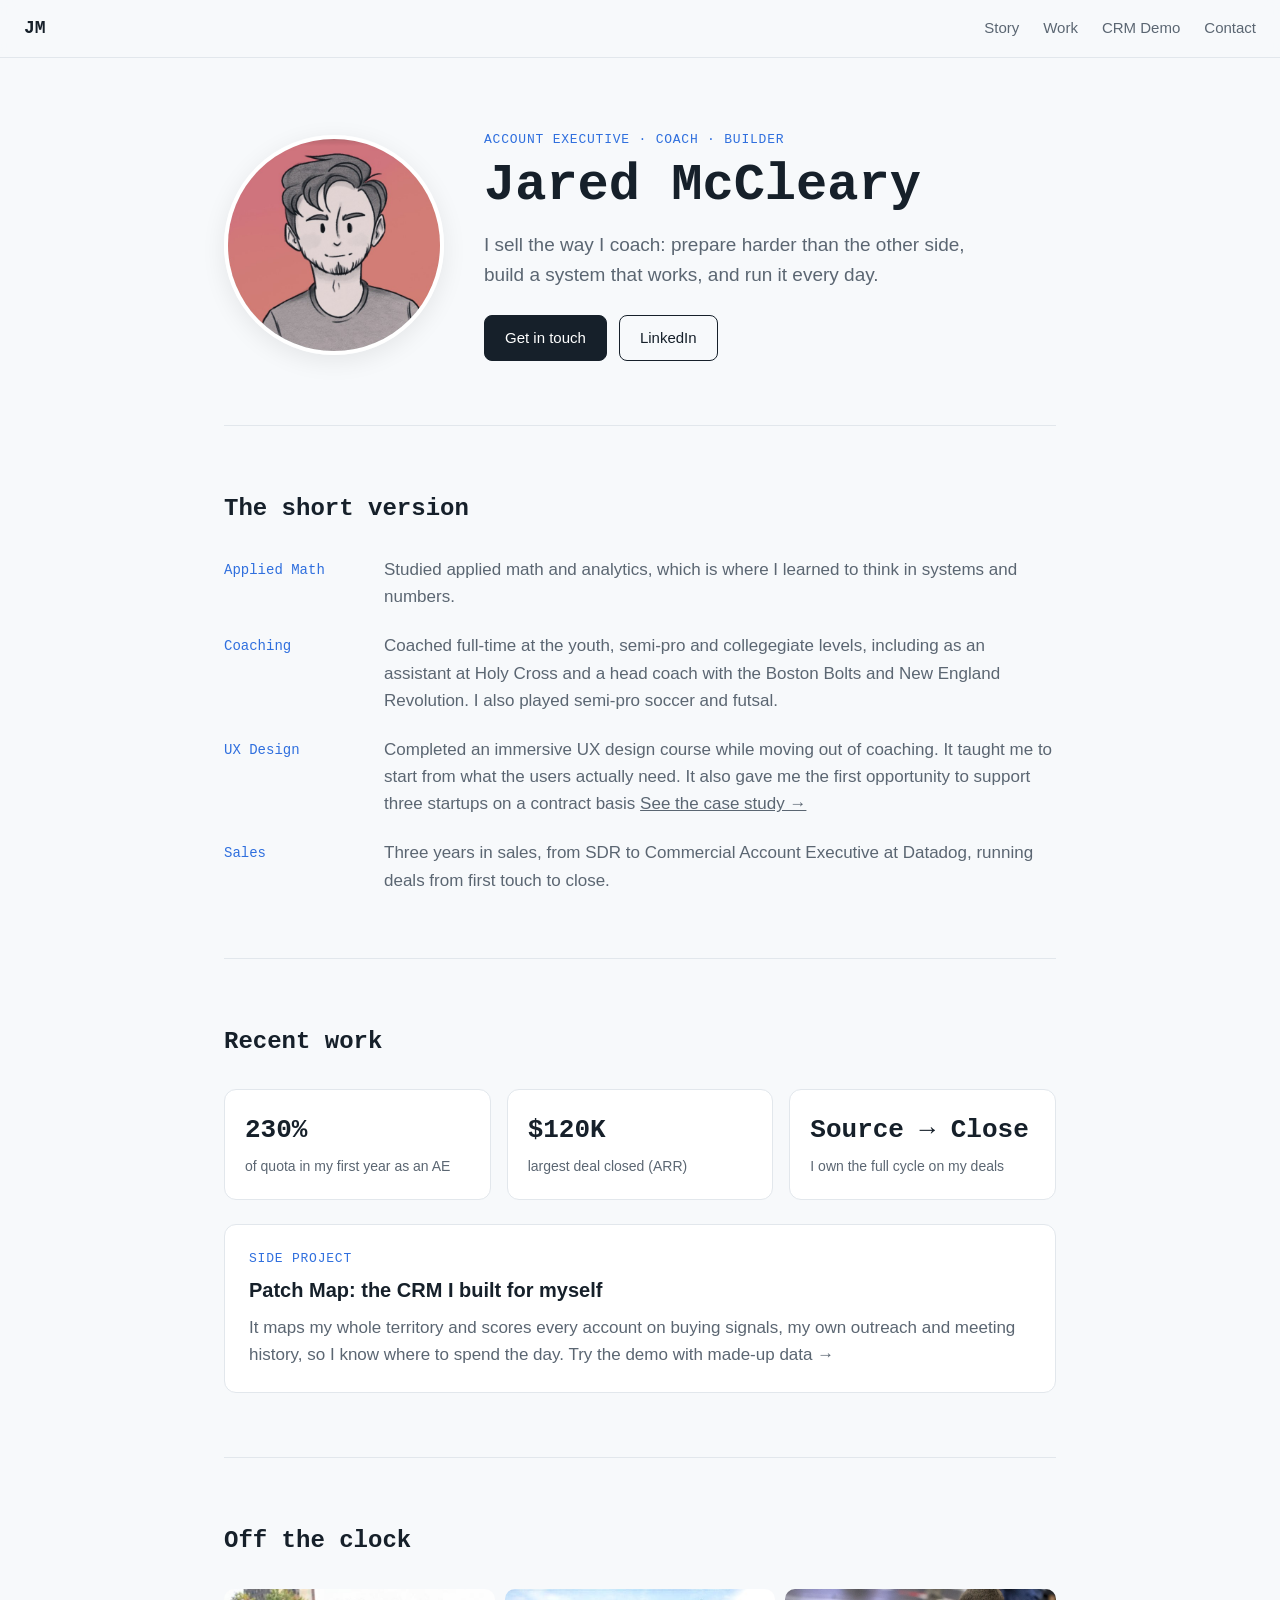
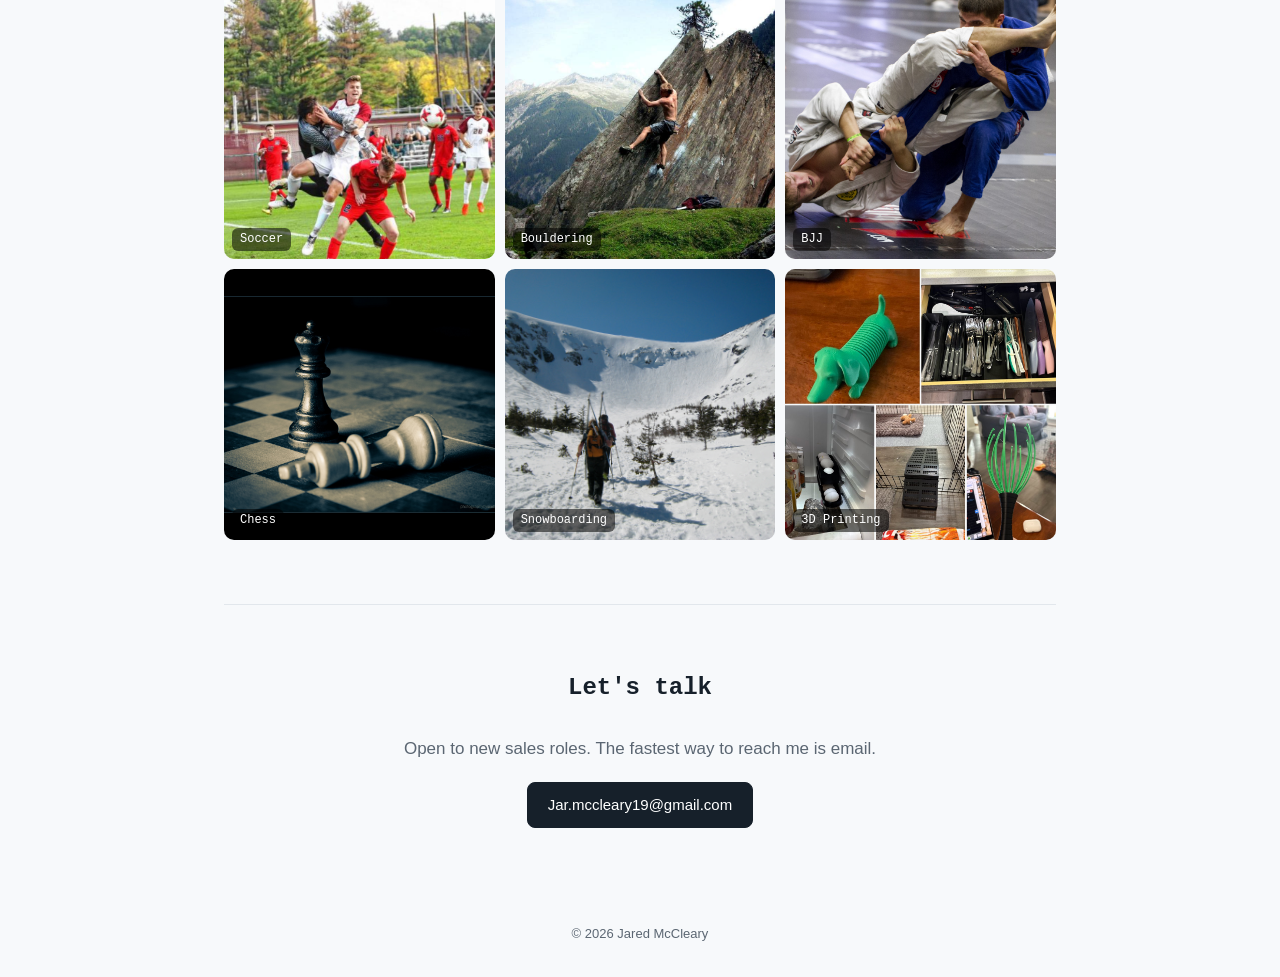
<file: index.html>
<!DOCTYPE html>
<html lang="en">
<head>
  <meta charset="UTF-8">
  <meta name="viewport" content="width=device-width, initial-scale=1.0">
  <title>Jared McCleary</title>
  <meta name="description" content="Jared McCleary: Account Executive, former soccer coach, applied math grad.">
  <link rel="icon" href="OGLOGO.png">
  <link rel="stylesheet" href="style.css">
  <script src="Website.js" defer></script>
</head>
<body>

  <nav class="nav" id="nav">
    <a href="#top" class="nav-name">JM</a>
    <button class="nav-toggle" aria-label="Menu" onclick="toggleNav()">&#9776;</button>
    <div class="nav-links">
      <a href="#story">Story</a>
      <a href="#work">Work</a>
      <a href="crm-demo.html">CRM Demo</a>
      <a href="#contact">Contact</a>
    </div>
  </nav>

  <main id="top">

    <!-- HERO -->
    <section class="hero">
      <img class="hero-photo" src="CartoonHeadshot.jpeg" alt="Jared McCleary">
      <div>
        <p class="eyebrow">Account Executive · Coach · Builder</p>
        <h1>Jared McCleary</h1>
        <p class="lede">
          I sell the way I coach: prepare harder than the other side,
          build a system that works, and run it every day.
        </p>
        <div class="hero-actions">
          <a class="btn" href="#contact">Get in touch</a>
          <!-- Replace with your LinkedIn URL -->
          <a class="btn btn-ghost" href="https://www.linkedin.com/in/jaredmccleary/" target="_blank" rel="noopener">LinkedIn</a>
        </div>
      </div>
    </section>

    <!-- STORY -->
    <section id="story" class="section">
      <h2>The short version</h2>
      <ol class="timeline">
        <li>
          <span class="tl-label">Applied Math</span>
          <p>Studied applied math and analytics, which is where I learned to think in systems and numbers.</p>
        </li>
        <li>
          <span class="tl-label">Coaching</span>
          <p>Coached full-time at the youth, semi-pro and collegegiate levels, including as an assistant at Holy Cross and a head coach with the Boston Bolts and New England Revolution. I also played semi-pro soccer and futsal.</p>
        </li>
        <li>
          <span class="tl-label">UX Design</span>
          <p>Completed an immersive UX design course while moving out of coaching. It taught me to start from what the users actually need. It also gave me the first opportunity to support three startups on a contract basis  <a href="ux-work.html">See the case study &rarr;</a> </p>
        </li>
        <li>
          <span class="tl-label">Sales</span>
          <p>Three years in sales, from SDR to Commercial Account Executive at Datadog, running deals from first touch to close.</p>
        </li>
      </ol>
    </section>

    <!-- WORK -->
    <section id="work" class="section">
      <h2>Recent work</h2>
      <div class="stats">
        <div class="stat"><span class="stat-num">230%</span><span class="stat-label">of quota in my first year as an AE</span></div>
        <div class="stat"><span class="stat-num">$120K</span><span class="stat-label">largest deal closed (ARR)</span></div>
        <div class="stat"><span class="stat-num">Source → Close</span><span class="stat-label">I own the full cycle on my deals</span></div>
      </div>

      <a class="project" href="crm-demo.html">
        <div>
          <p class="eyebrow">Side project</p>
          <h3>Patch Map: the CRM I built for myself</h3>
          <p>It maps my whole territory and scores every account on buying signals, my own outreach and meeting history, so I know where to spend the day. Try the demo with made-up data &rarr;</p>
        </div>
      </a>
    </section>

    <!-- OFF THE CLOCK -->
    <section class="section">
      <h2>Off the clock</h2>
      <div class="gallery">
        <figure class="hover-video">
          <img src="soccer.jpeg" alt="Soccer">
          <video src="soccer.mp4" muted loop playsinline preload="none"></video>
          <figcaption>Soccer</figcaption>
        </figure>
        <figure><img src="Bouldering.jpg" alt="Bouldering"><figcaption>Bouldering</figcaption></figure>
        <figure><img src="BJJ.jpg" alt="Brazilian jiu-jitsu"><figcaption>BJJ</figcaption></figure>
        <figure><img src="checkmate.jpg" alt="Chess"><figcaption>Chess</figcaption></figure>
        <figure class="hover-video">
          <img src="TuckerMans.jpeg" alt="Snowboarding">
          <video src="snowboarding.mp4" muted loop playsinline preload="none"></video>
          <figcaption>Snowboarding</figcaption>
        </figure>
        <figure><img src="3dprinting.jpg" alt="Coding"><figcaption>3D Printing</figcaption></figure>
      </div>
    </section>

    <!-- CONTACT -->
    <section id="contact" class="section contact">
      <h2>Let's talk</h2>
      <p>Open to new sales roles. The fastest way to reach me is email.</p>
      <a class="btn" href="mailto:Jar.mccleary19@gmail.com">Jar.mccleary19@gmail.com</a>
    </section>

  </main>

  <footer class="footer">© <span id="year"></span> Jared McCleary</footer>
</body>
</html>
</file>
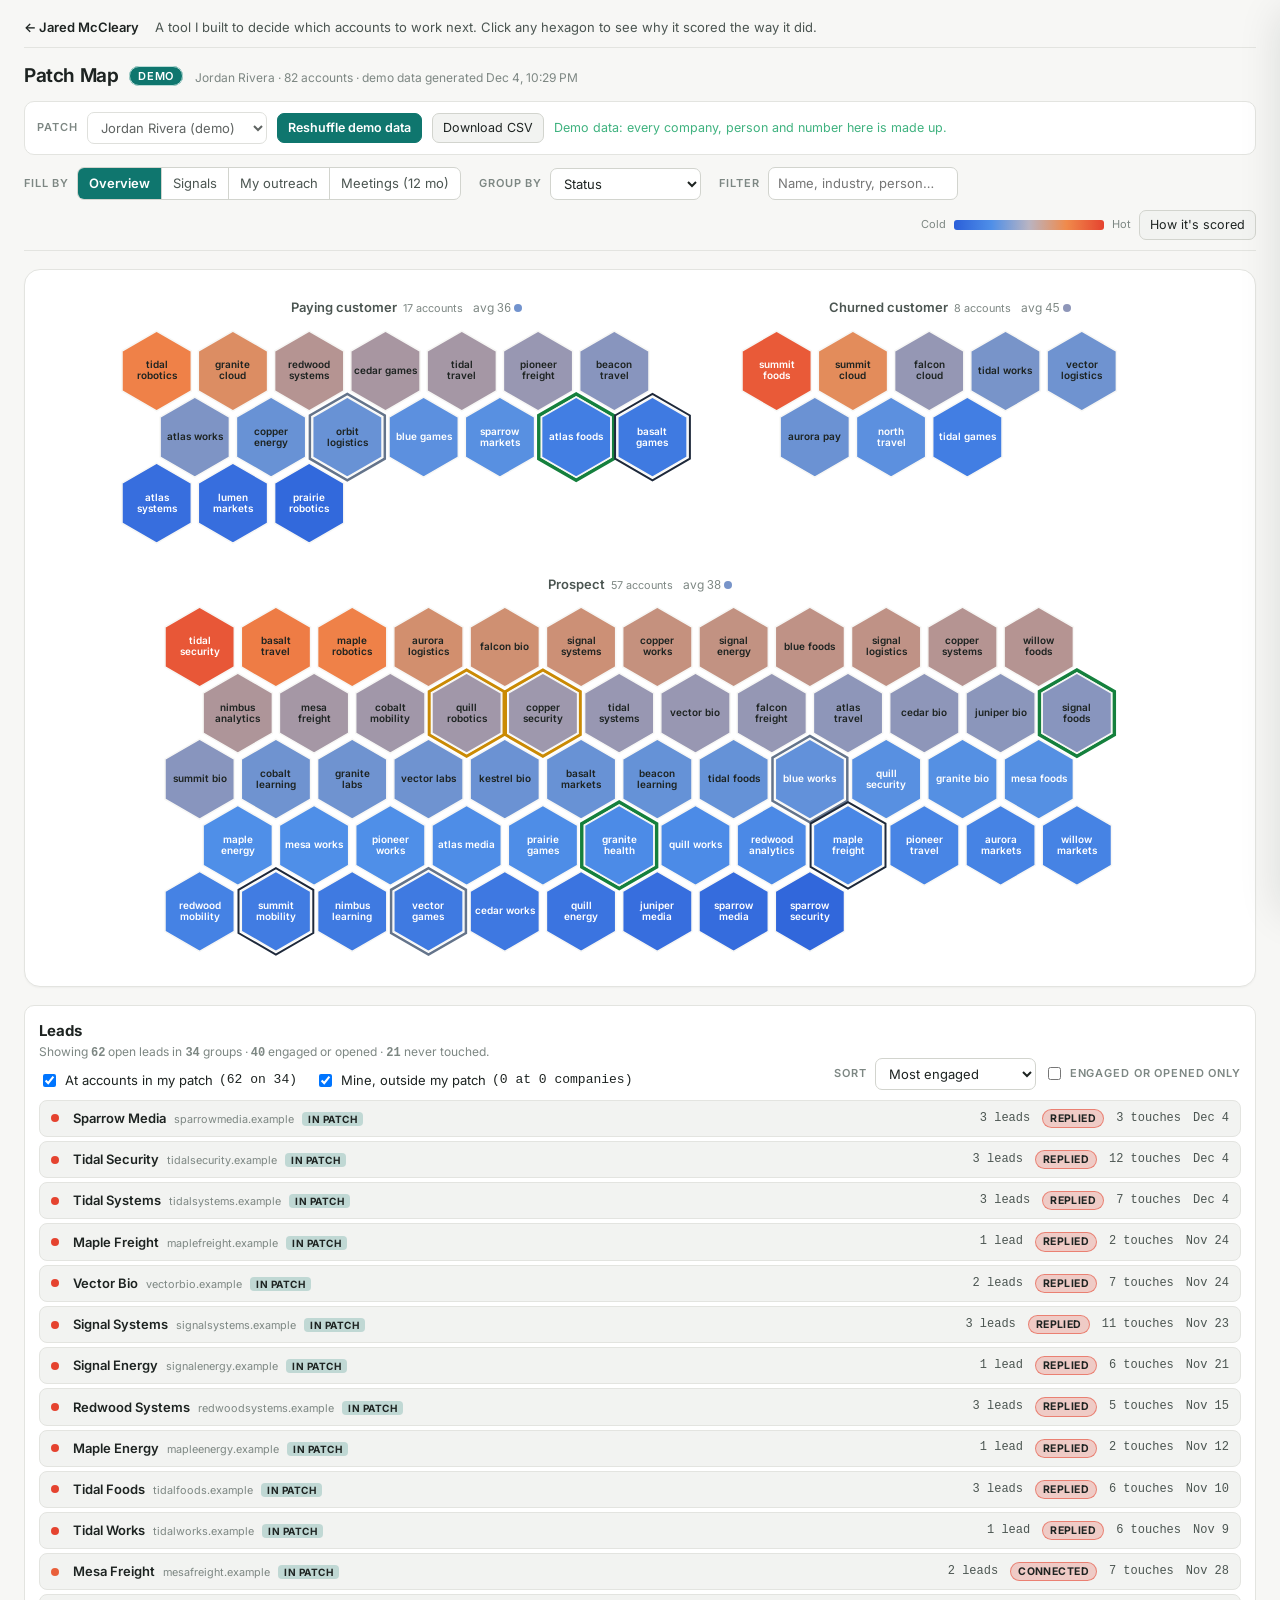
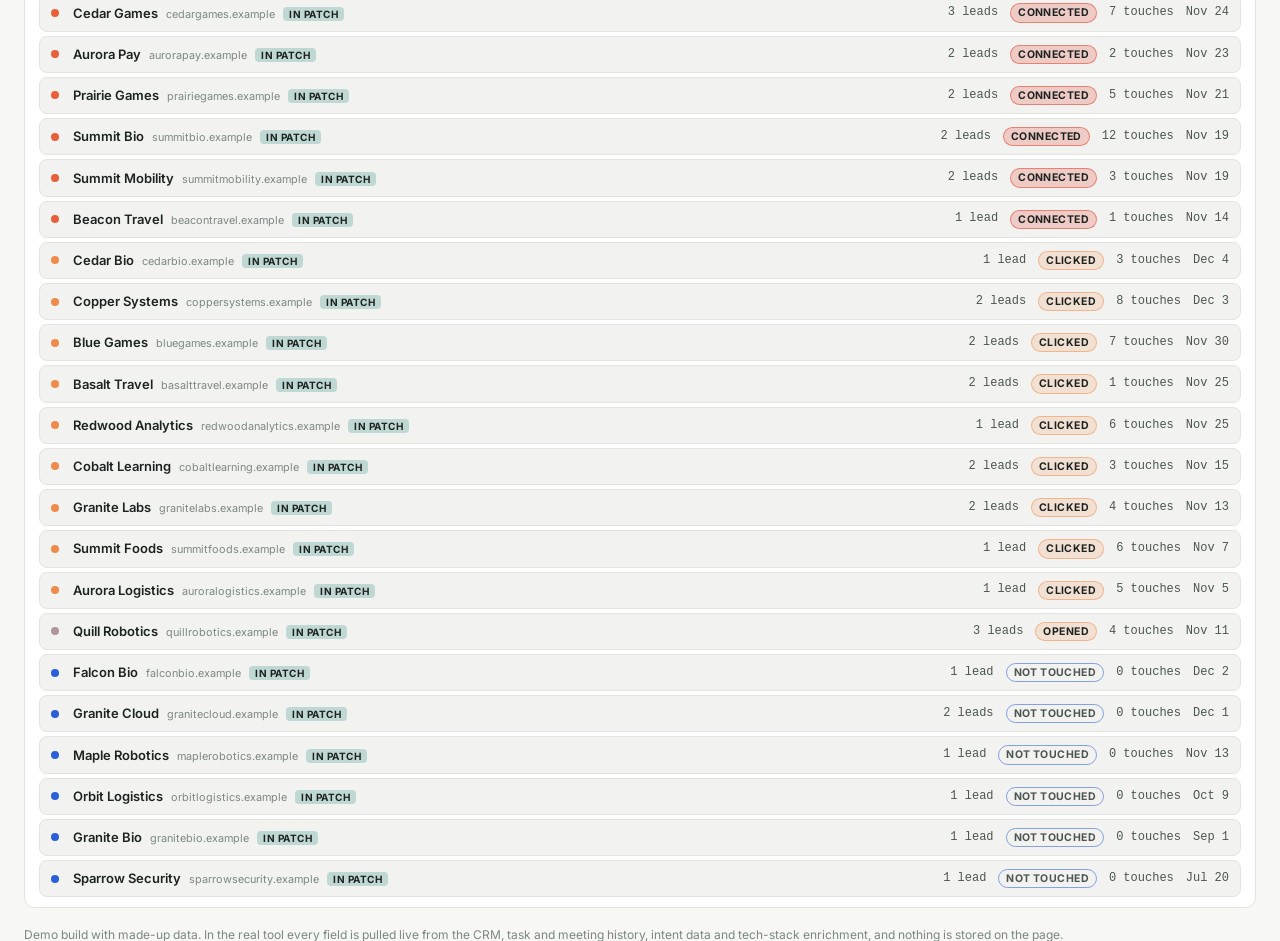
<file: crm-demo.html>
<!doctype html>
<html lang="en">
<head>
<meta charset="utf-8">
<meta name="viewport" content="width=device-width, initial-scale=1">
<title>Patch Map Demo · Jared McCleary</title>
<link rel="icon" href="OGLOGO.png">
<link rel="preconnect" href="https://fonts.googleapis.com">
<link rel="stylesheet" href="https://fonts.googleapis.com/css2?family=Inter:wght@400;500;600;700&display=swap">
<style>
/* Layout: console chrome (top bar + control strip) over a grouped honeycomb map; account detail slides in from the right. Dark-first. */
:root{
  --bg:#0f1218; --panel:#161b24; --panel-2:#1c2330; --line:#29313f; --line-2:#343e4f;
  --fg:#e6e9ef; --fg-2:#a9b1c0; --fg-3:#768096; --accent:#8f7cf0; --accent-ink:#0f1218;
  --hot:#e5432f; --warm:#f08a4b; --mid:#9e98ad; --cool:#4f8fe8; --cold:#2b5fd9;
  --ok:#3fb27f; --warn:#e0a030; --bad:#e5432f;
  --shadow:0 12px 40px rgba(0,0,0,.45);
  --f-ui:"Instrument Sans", ui-sans-serif, system-ui, -apple-system, "Segoe UI", sans-serif;
  --f-mono:"JetBrains Mono", ui-monospace, SFMono-Regular, Menlo, monospace;
  color-scheme:dark;
}
@media (prefers-color-scheme: light){:root:not([data-theme="dark"]){
  --bg:#f3f4f8; --panel:#ffffff; --panel-2:#f6f7fb; --line:#dfe2ea; --line-2:#cdd2de;
  --fg:#161a22; --fg-2:#4a5263; --fg-3:#7a8296; --accent:#5b45d6; --accent-ink:#ffffff;
  --mid:#b4aec2; --shadow:0 12px 40px rgba(20,24,40,.16); color-scheme:light }}
:root[data-theme="light"]{
  --bg:#f3f4f8; --panel:#ffffff; --panel-2:#f6f7fb; --line:#dfe2ea; --line-2:#cdd2de;
  --fg:#161a22; --fg-2:#4a5263; --fg-3:#7a8296; --accent:#5b45d6; --accent-ink:#ffffff;
  --mid:#b4aec2; --shadow:0 12px 40px rgba(20,24,40,.16); color-scheme:light }
*{box-sizing:border-box}
html,body{height:100%}
body{background:var(--bg); color:var(--fg); font-family:var(--f-ui); font-size:14px; line-height:1.45;
  padding-left:max(16px, env(safe-area-inset-left,0px)); padding-right:max(16px, env(safe-area-inset-right,0px)); padding-block:0 32px}
body::before{content:""; position:fixed; inset:0 0 auto; height:env(safe-area-inset-top,0px); z-index:10; background:var(--bg)}
a{color:var(--accent)}
button,select,input{font:inherit; color:inherit}
:focus-visible{outline:2px solid var(--accent); outline-offset:2px}
.mono{font-family:var(--f-mono); font-variant-numeric:tabular-nums}

/* top bar */
.top{position:sticky; top:env(safe-area-inset-top,0px); z-index:5; background:var(--bg); padding-block:14px 10px; border-bottom:1px solid var(--line)}
.brand{display:flex; align-items:baseline; gap:12px; flex-wrap:wrap}
.brand h1{font-size:19px; font-weight:700; margin:0; letter-spacing:-.01em}
.brand .meta{color:var(--fg-3); font-size:12px}
.controls{display:flex; flex-wrap:wrap; gap:10px 18px; align-items:center; margin-top:12px}
.ctl{display:flex; align-items:center; gap:8px}
.ctl > label, .lbl{font-size:11px; text-transform:uppercase; letter-spacing:.08em; color:var(--fg-3); font-weight:600}
.seg{display:inline-flex; border:1px solid var(--line-2); border-radius:7px; overflow:hidden; background:var(--panel)}
.seg button{border:0; background:transparent; padding:6px 11px; cursor:pointer; font-size:13px; color:var(--fg-2); white-space:nowrap}
.seg button + button{border-left:1px solid var(--line-2)}
.seg button[aria-pressed="true"]{background:var(--accent); color:var(--accent-ink); font-weight:600}
select, input[type="search"]{background:var(--panel); border:1px solid var(--line-2); border-radius:7px; padding:6px 9px; font-size:13px}
input[type="search"]{width:190px}
.legend{display:flex; align-items:center; gap:8px; margin-left:auto}
.ramp{width:150px; height:10px; border-radius:3px; background:linear-gradient(90deg,var(--cold),var(--cool),var(--mid),var(--warm),var(--hot))}
.legend span{font-size:11px; color:var(--fg-3)}

.summary{display:flex; flex-wrap:wrap; gap:8px; margin-top:10px}
.chip{display:inline-flex; align-items:center; gap:6px; border:1px solid var(--line); background:var(--panel); border-radius:999px; padding:3px 10px; font-size:12px; color:var(--fg-2)}
.chip b{color:var(--fg); font-weight:600}
.dot{width:8px; height:8px; border-radius:50%}

/* map */
.map{display:grid; grid-template-columns:repeat(auto-fill, minmax(min(100%, 340px), 1fr)); gap:14px; margin-top:16px}
.group{background:var(--panel); border:1px solid var(--line); border-radius:10px; padding:12px 12px 10px; min-width:0}
.group.wide{grid-column:1 / -1}
.ghead{display:flex; justify-content:space-between; align-items:baseline; gap:10px; margin-bottom:8px}
.gname{font-weight:600; font-size:13px}
.gname small{color:var(--fg-3); font-weight:400; margin-left:6px}
.gstat{font-size:11px; color:var(--fg-3)}
.hexwrap{width:100%; min-width:0}
svg.hex{display:block; width:100%; overflow:visible}
svg.hex polygon{cursor:pointer; stroke:var(--bg); stroke-width:1.5; transition:filter .12s, stroke .12s}
svg.hex g:hover polygon, svg.hex g:focus polygon{filter:brightness(1.18); stroke:var(--fg); stroke-width:2}
svg.hex g.sel polygon{stroke:var(--fg); stroke-width:3}
svg.hex g.dim{opacity:.18}
svg.hex text{pointer-events:none; font-family:var(--f-ui); font-size:9.5px; font-weight:600; fill:#0d1016}
svg.hex text.light{fill:#ffffff}
svg.hex g:focus{outline:none}
.empty{color:var(--fg-3); font-size:13px; padding:12px 2px}

.tip{position:fixed; z-index:30; pointer-events:none; background:var(--panel-2); border:1px solid var(--line-2); border-radius:8px; padding:8px 10px; box-shadow:var(--shadow); max-width:280px; font-size:12px}
.tip .t1{font-weight:600; font-size:13px; margin-bottom:2px}
.tip .t2{color:var(--fg-2)}

/* side panel */
.scrim{position:fixed; inset:0; background:rgba(0,0,0,.35); z-index:19}
.side{position:fixed; top:0; right:0; bottom:0; width:min(560px, 100vw); z-index:20; background:var(--panel); border-left:1px solid var(--line-2); box-shadow:var(--shadow);
  display:flex; flex-direction:column; padding-top:env(safe-area-inset-top,0px); padding-right:env(safe-area-inset-right,0px); padding-bottom:env(safe-area-inset-bottom,0px);
  transform:translateX(100%); transition:transform .22s ease}
.side.open{transform:none}
@media (prefers-reduced-motion: reduce){.side{transition:none}}
.shead{padding:16px 18px 12px; border-bottom:1px solid var(--line)}
.srow{display:flex; justify-content:space-between; gap:10px; align-items:flex-start}
.shead h2{margin:0; font-size:20px; letter-spacing:-.01em; text-transform:capitalize; text-wrap:balance}
.close{border:1px solid var(--line-2); background:var(--panel-2); border-radius:7px; width:32px; height:32px; cursor:pointer; flex:none; font-size:16px; line-height:1}
.sub{display:flex; flex-wrap:wrap; gap:6px 10px; align-items:center; margin-top:6px; font-size:12px; color:var(--fg-2)}
.pill{display:inline-block; padding:2px 8px; border-radius:999px; font-size:11px; font-weight:600; border:1px solid var(--line-2)}
.pill.paying{background:color-mix(in srgb, var(--ok) 18%, transparent); border-color:color-mix(in srgb, var(--ok) 50%, transparent)}
.pill.churned{background:color-mix(in srgb, var(--warn) 18%, transparent); border-color:color-mix(in srgb, var(--warn) 50%, transparent)}
.pill.prospect{background:color-mix(in srgb, var(--accent) 16%, transparent); border-color:color-mix(in srgb, var(--accent) 45%, transparent)}
.gauges{display:grid; grid-template-columns:repeat(3, minmax(0,1fr)); gap:8px; margin-top:12px}
.gauge{border:1px solid var(--line); border-radius:8px; padding:7px 9px; background:var(--panel-2); cursor:pointer; text-align:left}
.gauge[aria-pressed="true"]{border-color:var(--accent)}
.gauge .k{font-size:10px; text-transform:uppercase; letter-spacing:.08em; color:var(--fg-3); font-weight:600}
.gauge .v{display:flex; align-items:center; gap:7px; margin-top:3px}
.gauge .sw{width:12px; height:12px; border-radius:3px; flex:none}
.gauge .n{font-family:var(--f-mono); font-size:15px; font-weight:500}
.gauge .d{font-size:11px; color:var(--fg-2); margin-top:2px; white-space:nowrap; overflow:hidden; text-overflow:ellipsis}
.tabs{display:flex; gap:2px; padding:0 12px; border-bottom:1px solid var(--line); overflow-x:auto; scrollbar-width:none}
.tabs button{border:0; background:transparent; padding:10px 9px; cursor:pointer; color:var(--fg-2); font-size:13px; border-bottom:2px solid transparent; white-space:nowrap}
.tabs button[aria-selected="true"]{color:var(--fg); border-bottom-color:var(--accent); font-weight:600}
.tabs .ct{font-family:var(--f-mono); font-size:10px; color:var(--fg-3); margin-left:4px}
.sbody{flex:1; overflow:auto; padding:16px 18px 28px}
.sec{margin-bottom:22px}
.sec h3{font-size:11px; text-transform:uppercase; letter-spacing:.09em; color:var(--fg-3); margin:0 0 8px; font-weight:600}
.kv{display:grid; grid-template-columns:max-content 1fr; gap:5px 14px; font-size:13px}
.kv dt{color:var(--fg-3)} .kv dd{margin:0; min-width:0; overflow-wrap:anywhere; text-transform:none}
.notes{white-space:pre-wrap; font-size:13px; background:var(--panel-2); border:1px solid var(--line); border-radius:8px; padding:10px 12px; color:var(--fg-2); max-height:280px; overflow:auto; overflow-wrap:anywhere}
.why{display:grid; gap:10px}
.why .w{border:1px solid var(--line); border-radius:8px; padding:9px 11px}
.why .wh{display:flex; justify-content:space-between; gap:8px; font-size:13px; font-weight:600}
.why ul{margin:6px 0 0; padding-left:16px; color:var(--fg-2); font-size:12.5px}
.why li{margin:2px 0}
.list{display:grid; gap:8px}
.item{border:1px solid var(--line); border-radius:8px; padding:9px 11px; background:var(--panel-2); min-width:0}
.item .ih{display:flex; justify-content:space-between; gap:10px; align-items:baseline}
.item .it{font-weight:600; font-size:13px; text-transform:capitalize; overflow-wrap:anywhere}
.item .id{font-family:var(--f-mono); font-size:11px; color:var(--fg-3); white-space:nowrap}
.item .ib{font-size:12.5px; color:var(--fg-2); margin-top:3px; overflow-wrap:anywhere}
.item.up{border-color:color-mix(in srgb, var(--accent) 55%, transparent)}
.tag{display:inline-block; font-size:10px; font-weight:700; letter-spacing:.05em; text-transform:uppercase; padding:1px 6px; border-radius:4px; margin-right:6px; vertical-align:1px; background:var(--line); color:var(--fg)}
.tag.fund{background:#e5432f; color:#fff} .tag.exec{background:#f08a4b; color:#1a1208} .tag.acq{background:#c55bd6; color:#fff}
.tag.hok{background:#d9a93a; color:#1a1208} .tag.init{background:#4f8fe8; color:#fff} .tag.hire{background:#3fb27f; color:#08140e}
.tag.obs{background:#8f7cf0; color:#fff} .tag.prog{background:var(--line-2); color:var(--fg)}
.chips{display:flex; flex-wrap:wrap; gap:6px}
.kchip{font-size:12px; border:1px solid var(--line-2); border-radius:999px; padding:2px 9px; color:var(--fg-2)}
.kchip.tr{border-color:var(--hot); color:var(--fg)}
.stats{display:grid; grid-template-columns:repeat(auto-fit, minmax(96px,1fr)); gap:8px}
.stat{border:1px solid var(--line); border-radius:8px; padding:8px 10px}
.stat .sv{font-family:var(--f-mono); font-size:17px}
.stat .sk{font-size:11px; color:var(--fg-3)}
.note{font-size:12px; color:var(--fg-3); margin-top:6px}
.callout{border:1px dashed var(--line-2); border-radius:8px; padding:12px; color:var(--fg-2); font-size:13px}
.callout a{font-weight:600}
.met{font-size:10px; font-weight:700; color:var(--ok); border:1px solid color-mix(in srgb, var(--ok) 55%, transparent); border-radius:4px; padding:0 5px; margin-left:6px; text-transform:uppercase; letter-spacing:.05em}
.links{display:flex; flex-wrap:wrap; gap:8px; margin-top:10px}
.btn{display:inline-flex; align-items:center; gap:6px; border:1px solid var(--line-2); background:var(--panel-2); border-radius:7px; padding:5px 10px; font-size:12.5px; color:var(--fg); text-decoration:none; cursor:pointer}
.btn:hover{border-color:var(--accent)}
.help{position:relative}
.scoring{margin-top:14px; background:var(--panel); border:1px solid var(--line); border-radius:10px; padding:12px 14px; font-size:13px; color:var(--fg-2)}
.scoring h4{margin:0 0 6px; font-size:13px; color:var(--fg)}
.scoring .cols{display:grid; grid-template-columns:repeat(auto-fit, minmax(240px,1fr)); gap:14px}
.scoring ul{margin:4px 0 0; padding-left:16px}
.repbar{display:flex; flex-wrap:wrap; align-items:center; gap:8px 10px; margin-top:12px; padding:10px 12px; background:var(--panel); border:1px solid var(--line); border-radius:10px}
.repbar select{min-width:180px}
.repbar input[type="email"]{background:var(--panel-2); border:1px solid var(--line-2); border-radius:7px; padding:6px 9px; font-size:13px; width:230px; max-width:100%}
.btn.primary{background:var(--accent); color:var(--accent-ink); border-color:var(--accent); font-weight:600}
.btn:disabled{opacity:.6; cursor:progress}
#loadStatus{font-size:12.5px; color:var(--fg-2); min-width:0; flex:1 1 220px}
#loadStatus[data-kind="err"]{color:var(--bad)} #loadStatus[data-kind="ok"]{color:var(--ok)}
.sr{position:absolute; width:1px; height:1px; overflow:hidden; clip:rect(0 0 0 0)}
.onboard{padding:22px 24px; max-width:760px}
.onboard h2{margin:0 0 10px; font-size:18px}
.onboard ol{margin:0; padding-left:20px; display:grid; gap:6px; color:var(--fg-2)}
.onboard ol b{color:var(--fg)}
.diag{flex:1 1 100%; font-size:12.5px; color:var(--fg-2)}
.diag summary{cursor:pointer; color:var(--fg-3); font-size:11px; text-transform:uppercase; letter-spacing:.08em; font-weight:600}
.diag ul{margin:6px 0 0; padding-left:18px; columns:2 260px} .diag li{break-inside:avoid; margin:2px 0} .diag li.bad{color:var(--bad)}
.eng{font-size:10.5px; font-weight:700; letter-spacing:.04em; text-transform:uppercase; padding:1px 7px; border-radius:999px; white-space:nowrap; border:1px solid var(--line-2); color:var(--fg-2)}
.eng.replied,.eng.connected{background:color-mix(in srgb, var(--hot) 22%, transparent); border-color:color-mix(in srgb, var(--hot) 55%, transparent); color:var(--fg)}
.eng.clicked,.eng.opened{background:color-mix(in srgb, var(--warm) 18%, transparent); border-color:color-mix(in srgb, var(--warm) 50%, transparent); color:var(--fg)}
.eng.touched{border-color:var(--mid)} .eng.none{border-color:color-mix(in srgb, var(--cold) 55%, transparent)}
.item.lead.conv{opacity:.7}
.item .it a{color:var(--fg); text-decoration:none} .item .it a:hover{color:var(--accent); text-decoration:underline}
.sel{user-select:all}
.orph{margin-top:18px; background:var(--panel); border:1px solid var(--line); border-radius:10px; padding:14px 14px 10px}
.ohead{display:flex; flex-wrap:wrap; justify-content:space-between; gap:10px 18px; align-items:flex-end; margin-bottom:10px}
.ohead h2{margin:0; font-size:15px}
.chk{display:inline-flex; align-items:center; gap:6px; font-size:12.5px; color:var(--fg-2); text-transform:none; letter-spacing:0; font-weight:400}
.orows{display:grid; gap:4px}
.orow{border:1px solid var(--line); border-radius:8px; background:var(--panel-2)}
.orow[open]{border-color:var(--line-2)}
.orow summary{display:grid; grid-template-columns:10px minmax(0,1fr) auto auto auto auto; gap:12px; align-items:center; padding:8px 11px; cursor:pointer; list-style:none; font-size:13px}
.orow summary::-webkit-details-marker{display:none}
.orow .oco{min-width:0; overflow:hidden; text-overflow:ellipsis; white-space:nowrap; font-weight:600; text-transform:capitalize}
.orow .oco small{font-weight:400; color:var(--fg-3); margin-left:8px; text-transform:none}
.orow .onum,.orow .odate{font-size:12px; color:var(--fg-2)}
.orow .list{padding:0 10px 10px}
@media (max-width:720px){ .orow summary{grid-template-columns:10px minmax(0,1fr) auto} .orow .onum,.orow .odate{display:none} }
#sGauges{grid-template-columns:repeat(4, minmax(0,1fr))} @media (max-width:720px){ #sGauges{grid-template-columns:repeat(2, minmax(0,1fr))} }
:root{--p1:#3ddc6e;--p2:#f5d63d;--p3:#a3abba;--p4:#ffffff}
@media (prefers-color-scheme: light){:root:not([data-theme="dark"]){--p1:#16a34a;--p2:#d4a900;--p3:#6b7385;--p4:#b9bfcc}}
:root[data-theme="light"]{--p1:#16a34a;--p2:#d4a900;--p3:#6b7385;--p4:#b9bfcc}
svg.hex polygon.pring{fill:none; pointer-events:none}
.pdot{width:10px;height:10px;border-radius:3px;border:2.5px solid var(--p1)} .pdot.t2{border-color:var(--p2)} .pdot.t3{border-color:var(--p3)} .pdot.t4{border-color:var(--p4)}
.pill.prio{border-width:2px; border-color:var(--p1)} .pill.prio.t2{border-color:var(--p2)} .pill.prio.t3{border-color:var(--p3)} .pill.prio.t4{border-color:var(--p4)}
.prioed{border:1px solid var(--line); border-radius:8px; padding:10px 12px} .prow{display:flex; gap:8px; align-items:center; flex-wrap:wrap} .prioed textarea{width:100%; background:var(--panel-2); border:1px solid var(--line-2); border-radius:7px; padding:6px 9px; font:inherit; font-size:13px; color:var(--fg)}
.lim{margin-top:10px; padding:9px 12px; border:1px solid color-mix(in srgb, var(--warn) 55%, transparent); background:color-mix(in srgb, var(--warn) 12%, transparent); border-radius:8px; font-size:12.5px; color:var(--fg-2)}
.btn.sm{padding:3px 8px; font-size:12px}
.ltog{display:flex; flex-wrap:wrap; gap:6px 18px; margin-top:8px}
.ltog .chk{font-size:13px; color:var(--fg)}
.wtag{font-size:10px; font-weight:700; letter-spacing:.05em; text-transform:uppercase; margin-left:8px; padding:1px 6px; border-radius:4px; background:var(--line); color:var(--fg-2)}
.wtag.in{background:color-mix(in srgb, var(--accent) 22%, transparent); color:var(--fg)}
.pv[hidden]{display:none}
footer{margin-top:18px; font-size:12px; color:var(--fg-3)}
@media (max-width: 720px){ .legend{margin-left:0} input[type="search"]{width:100%} .ctl.search{flex:1 1 100%} .gauges{grid-template-columns:1fr} }

/* ---------- demo theme: light, neutral, one teal accent ---------- */
:root, :root[data-theme], :root:not([data-theme="dark"]){
  --bg:#f7f7f5; --panel:#ffffff; --panel-2:#f2f3f1; --line:#e3e4e0; --line-2:#d2d4ce;
  --fg:#1d2321; --fg-2:#4b5551; --fg-3:#7d8783; --accent:#0f766e; --accent-ink:#ffffff;
  --mid:#b9b4c2; --shadow:0 12px 40px rgba(20,28,26,.12);
  --p1:#15803d; --p2:#ca8a04; --p3:#64748b; --p4:#1e293b;
  --f-ui:"Inter", ui-sans-serif, system-ui, -apple-system, "Segoe UI", sans-serif;
  --f-mono:ui-monospace, SFMono-Regular, Menlo, Consolas, monospace;
  color-scheme:light;
}
body{background:var(--bg)}
.top{background:var(--bg)}
.brand h1{font-weight:650; letter-spacing:-.02em}
.demo-badge{background:#e6f2f0; color:var(--accent); border:1px solid #b9dcd7}
.summary{display:none !important}

/* one map, groups as centered clusters inside it */
.map{display:flex; flex-wrap:wrap; justify-content:center; align-items:flex-start; gap:30px 48px;
  background:var(--panel); border:1px solid var(--line); border-radius:16px; padding:28px 24px 32px;
  margin:18px auto 0; max-width:1400px; box-shadow:0 1px 2px rgba(20,28,26,.04)}
.map .group, .map .group.wide{background:transparent; border:0; border-radius:0; padding:0; flex:0 0 auto; min-width:0; box-shadow:none; grid-column:auto}
.map .ghead{justify-content:center; gap:10px; margin-bottom:10px; text-align:center}
.map .gname{font-size:13px; font-weight:600; color:var(--fg-2)}
.map .gname small{color:var(--fg-3)}
.map .gstat{font-size:12px; color:var(--fg-3)}
.map .hexwrap{margin:0 auto}
svg.hex text{font-size:10px; fill:#1d2321}
svg.hex text.light{fill:#ffffff}
.seg button[aria-pressed="true"]{background:var(--accent); color:#fff}
#diag{display:none !important}

.sitebar{display:flex; flex-wrap:wrap; align-items:center; gap:6px 16px; padding:10px 0; font-size:13px; color:var(--fg-2); border-bottom:1px solid var(--line)}
.sitebar a{font-weight:600; text-decoration:none; color:var(--fg)}
.sitebar a:hover{color:var(--accent)}
.demo-badge{font-size:11px; font-weight:600; letter-spacing:.06em; text-transform:uppercase; color:var(--accent-ink, #0f1218); background:var(--accent); border-radius:999px; padding:2px 8px; vertical-align:middle; margin-left:6px}
</style>
</head>
<body>
<div class="sitebar">
  <a href="index.html">&larr; Jared McCleary</a>
  <span>A tool I built to decide which accounts to work next. Click any hexagon to see why it scored the way it did.</span>
</div>
<div class="top">
  <div class="brand">
    <h1>Patch Map <span class="demo-badge">Demo</span></h1>
    <span class="meta" id="meta"></span>
  </div>
  <div class="repbar">
    <label for="repSel" class="lbl">Patch</label>
    <select id="repSel" disabled></select>
    <span id="emailWrap" hidden><label for="emailIn" class="sr">Email</label><input type="email" id="emailIn" placeholder="name@example.com" autocomplete="email"></span>
    <button type="button" class="btn primary" id="loadBtn">Load patch</button>
    <button type="button" class="btn" id="csvBtn" hidden>Download CSV</button>
    <span id="loadStatus" role="status" aria-live="polite"></span>
    <span id="sumbleStatus" class="sumst" role="status"></span>
    <details id="diag" class="diag" hidden></details>
  </div>
  <div class="controls">
    <div class="ctl"><span class="lbl" id="fillLbl">Fill by</span>
      <div class="seg" role="group" aria-labelledby="fillLbl" id="fillSeg">
        <button type="button" data-fill="overview">Overview</button>
        <button type="button" data-fill="signals">Signals</button>
        <button type="button" data-fill="outreach">My outreach</button>
        <button type="button" data-fill="meetings">Meetings (12 mo)</button>
      </div>
    </div>
    <div class="ctl"><label for="groupSel">Group by</label>
      <select id="groupSel">
        <option value="status">Status</option>
        <option value="bucket">Outreach recency</option>
        <option value="opp">Open opportunity</option>
        <option value="size">Company size</option>
        <option value="none">No grouping</option>
      </select>
    </div>
    <div class="ctl search"><label for="q">Filter</label><input type="search" id="q" placeholder="Name, industry, person…" autocomplete="off"></div>
    <div class="ctl" hidden style="display:none"><span class="lbl" id="sizeLbl">Tiles</span>
      <div class="seg" role="group" aria-labelledby="sizeLbl" id="sizeSeg">
        <button type="button" data-size="s">Compact</button>
        <button type="button" data-size="l">Labeled</button>
      </div>
    </div>
    <div class="legend" aria-label="Color scale"><span>Cold</span><div class="ramp"></div><span>Hot</span>
      <button type="button" class="btn" id="howBtn" aria-expanded="false">How it's scored</button></div>
  </div>
  <div class="summary" id="summary"></div>
  <div class="lim" id="limBanner" role="note" hidden></div>
</div>

<div class="scoring" id="scoring" hidden>
  <div class="cols">
    <div><h4>Overview</h4>
      How good a target the account is right now, from everything on the page: signals (PSA, Sumble alerts from your email, Demandbase) count most, then inbound leads and marketing activity, past replies and connects, meetings and an open opportunity. The total is then adjusted for how hard the account has been hit lately: sprinting now ×0.55, touched in 15 days ×0.7, 15–30 days ×0.85, 30–45 days ×1.0, 45–60 days ×1.08, 60+ days ×1.15, never ×1.1. Strong signals on an account nobody has touched in a while score highest.</div>
    <div><h4>Signals</h4>
      PSA alerts from Salesforce (last 180 days) and Sumble alerts from your email, weighted by type and faded by age (full weight ≤30d, 70% ≤60d, 45% ≤90d, 20% ≤180d; repeats of the same type count half). Demandbase adds up to 25 points. Points are then eased onto 0–100, so one fresh funding round lands near 58 and two strong recent signals near 80.
      <ul id="wList"></ul></div>
    <div><h4>My outreach</h4>
      Based on your own logged calls, emails and LinkedIn touches.
      <ul><li>Sprinting: 5+ touches in the last 14 days → 100</li><li>Last touch ≤15 days → 80</li><li>15–30 days → 60</li><li>30–45 days → 40</li><li>45–60 days → 22</li><li>60+ days → 8</li><li>No touches in 24 months → 0</li></ul></div>
    <div><h4>Meetings (12 mo)</h4>
      Past calendar events on the account in the last 12 months, excluding reschedules.
      <ul><li>1 → 35 · 2 → 50 · 3–4 → 65 · 5–7 → 78 · 8+ → 88</li><li>+12 if a meeting is on the calendar</li><li>+8 if the last meeting was in the past 30 days</li><li>None held but one scheduled → 30</li></ul></div>
  </div>
</div>

<main class="map" id="map" aria-label="Account map"></main>
<section class="orph" id="orphans" aria-label="Leads" hidden></section>
<footer id="foot"></footer>

<div class="tip" id="tip" hidden></div>
<div class="scrim" id="scrim" hidden></div>
<aside class="side" id="side" aria-hidden="true" aria-labelledby="sName">
  <div class="shead">
    <div class="srow"><h2 id="sName"></h2><button class="close" id="closeBtn" type="button" aria-label="Close account panel">×</button></div>
    <div class="sub" id="sSub"></div>
    <div class="gauges" id="sGauges"></div>
  </div>
  <div class="tabs" role="tablist" id="sTabs"></div>
  <div class="sbody" id="sBody"></div>
</aside>
<script>
/* Demo runtime: stands in for the hosted app's storage and download services so the page runs as a plain static site.
   Nothing leaves the browser: saves live in memory for this visit, and CSV downloads are built locally. */
(function(){
  const mem = {};
  const docRef = path => ({
    async get(){ return mem[path] ? { data: JSON.parse(JSON.stringify(mem[path])) } : null; },
    async set(v){ mem[path] = JSON.parse(JSON.stringify(v)); },
    async delete(){ delete mem[path]; }
  });
  const db = {
    doc: docRef,
    collection: name => ({ async get(){ return Object.keys(mem).filter(k => k.startsWith(name + "/")).map(k => ({ data: JSON.parse(JSON.stringify(mem[k])) })); } })
  };
  const downloads = {
    async save({ filename, data, mimeType }){
      const url = URL.createObjectURL(new Blob([data], { type: mimeType || "text/plain" }));
      const a = document.createElement("a"); a.href = url; a.download = filename || "download.txt";
      document.body.appendChild(a); a.click(); a.remove(); setTimeout(() => URL.revokeObjectURL(url), 1000);
    }
  };
  window.claude = { use: async name => name === "db" ? db : name === "downloads" ? downloads : null };
})();
</script>
<script>
/* Patch Map demo build. */
const ROOT_EL = document;
function SQL_PATCH(){ return ""; } function SQL_BATCH(){ return ""; } function SQL_ORPHAN_LEADS(){ return ""; }


let DATA = null;
let ASOF = new Date();
const DAY = 864e5;
const ago = d => d ? Math.round((ASOF - new Date(d + "T12:00:00")) / DAY) : null;
const fmtD = d => { if (!d) return "—"; const x = new Date(d + "T12:00:00"); return x.toLocaleDateString("en-US", {month:"short", day:"numeric", year: x.getFullYear() === ASOF.getFullYear() ? undefined : "numeric"}); };
const esc = s => String(s ?? "").replace(/[&<>"']/g, c => ({"&":"&amp;","<":"&lt;",">":"&gt;",'"':"&quot;","'":"&#39;"}[c]));
const cap = s => String(s || "").replace(/\b\w/g, c => c.toUpperCase());
const money = n => n == null ? "—" : "$" + Math.round(n).toLocaleString("en-US");

/* ---------- scoring (edit weights here) ---------- */
const W = { fund:30, exec:25, acq:18, hok90:20, hok:14, obs:15, hire:12, init:10, prog:8 };
const KIND = { fund:"Funding", exec:"New exec", acq:"Acquisition", hok:"Power user", obs:"Obs. mention", hire:"Hiring", init:"Initiative", prog:"Program" };
const decay = d => d <= 30 ? 1 : d <= 60 ? .7 : d <= 90 ? .45 : d <= 180 ? .2 : 0;

function scoreSignals(a){
  const why = []; let s = 0; const seen = {};
  for (const [d, k, txt] of a.psa){
    const age = ago(d), f = decay(age); if (!f) continue;
    const key = k === "hok" && /90th\+/.test(txt) ? "hok90" : k;
    const rep = seen[k] ? .5 : 1; seen[k] = 1;
    const pts = W[key] * f * rep; s += pts;
    why.push([pts, `${KIND[k]} · ${age}d ago`]);
  }
  const db = a.db;
  if (db){
    let p = 0;
    if (db.em) p += Math.min(15, db.em / 6);
    p += db.ntr * 4;
    p += Math.min(10, db.tpv / 4);
    p = Math.min(25, p);
    if (p >= 1){ s += p; why.push([p, `Demandbase: ${db.em ? Math.round(db.em) + " engagement min" : "no engagement"}, ${db.tpv} page views${db.ntr ? ", " + db.ntr + " trending" : ""}`]); }
  }
  s = Math.round(100 * (1 - Math.exp(-s / 35)));  /* soft cap: one fresh funding round ≈ 58, two strong signals ≈ 80 */
  why.sort((x, y) => y[0] - x[0]);
  const top = a.psa[0];
  return { s, why: why.map(w => `${w[1]} (+${Math.round(w[0])})`), short: a.psa.length ? `${a.psa.length} PSA signal${a.psa.length > 1 ? "s" : ""}, latest ${KIND[top[1]].toLowerCase()} ${ago(top[0])}d ago` : (s ? "Demandbase activity only" : "No signals in 180 days") };
}
function outreachBucket(a){
  const m = a.m, d = ago(m.ml);
  if ((m.m14 || 0) >= 5) return { k:"sprint", s:100, l:"Sprinting now" };
  if (d == null) return { k:"never", s:0, l:"Never touched" };
  if (d <= 15) return { k:"15", s:80, l:"Touched ≤15d" };
  if (d <= 30) return { k:"30", s:60, l:"15–30 days" };
  if (d <= 45) return { k:"45", s:40, l:"30–45 days" };
  if (d <= 60) return { k:"60", s:22, l:"45–60 days" };
  return { k:"60p", s:8, l:"60+ days" };
}
function scoreOutreach(a){
  const b = outreachBucket(a), m = a.m, d = ago(m.ml);
  const why = [b.l + (d != null ? ` (last touch ${fmtD(m.ml)}, ${d}d ago)` : " in the last 24 months"),
    `${m.m14 || 0} touches in 14d · ${m.m30 || 0} in 30d · ${m.m90 || 0} in 90d`];
  if (m.cn) why.push(`${m.cn} live connects/meetings set in 12 mo`);
  if (m.rp) why.push(`${m.rp} email replies in 12 mo`);
  if (m.al && m.al !== m.ml) why.push(`Someone else on the team touched it ${fmtD(m.al)}`);
  return { s:b.s, why, short: b.l + (d != null ? ` · last ${d}d ago` : "") };
}
function meetingsOf(a){
  const past = a.mtg.filter(x => x[3] !== "rescheduled" && ago(x[0]) >= 0 && ago(x[0]) <= 365);
  const up = a.mtg.filter(x => ago(x[0]) < 0);
  return { past, up };
}
function scoreMeetings(a){
  const { past, up } = meetingsOf(a), n = past.length;
  let s = n === 0 ? (up.length ? 30 : 0) : n === 1 ? 35 : n === 2 ? 50 : n <= 4 ? 65 : n <= 7 ? 78 : 88;
  const why = [`${n} meeting${n === 1 ? "" : "s"} held in the last 12 months`];
  if (n && up.length){ s += 12; }
  if (up.length) why.push(`Next on calendar: ${fmtD(up[up.length - 1][0])}`);
  if (n && ago(past[0][0]) <= 30){ s += 8; why.push(`Last meeting ${ago(past[0][0])}d ago`); }
  else if (n) why.push(`Last meeting ${fmtD(past[0][0])}`);
  s = Math.min(100, s);
  return { s, why, short: n ? `${n} held${up.length ? " · 1 upcoming" : ""} · last ${fmtD(past[0][0])}` : (up.length ? "First meeting scheduled" : "No meetings in 12 mo") };
}

/* color ramp: cold blue → muted mid → hot red */
const STOPS = [[0,[43,95,217]],[25,[79,143,232]],[50,[158,152,173]],[75,[240,138,75]],[100,[229,67,47]]];
function color(s){
  for (let i = 1; i < STOPS.length; i++){
    if (s <= STOPS[i][0]){ const [a0, c0] = STOPS[i-1], [a1, c1] = STOPS[i]; const t = (s - a0) / (a1 - a0);
      const c = c0.map((v, j) => Math.round(v + (c1[j] - v) * t)); return { css:`rgb(${c})`, light: (c[0]*.299 + c[1]*.587 + c[2]*.114) < 140 }; }
  }
  return { css:"rgb(229,67,47)", light:true };
}

/* ---------- overview: one score from everything, adjusted for how recently the account was hit ---------- */
const FRESH = { sprint:[.55,"sprinting now"], "15":[.7,"touched in the last 15 days"], "30":[.85,"touched 15–30 days ago"], "45":[1,"touched 30–45 days ago"], "60":[1.08,"rested 45–60 days"], "60p":[1.15,"rested 60+ days"], never:[1.1,"never touched"] };
function scoreOverview(a, sc, b){
  const why = [], L = (a.leads || []);
  const sig = sc.signals.s, meet = sc.meetings.s;
  const recent = L.filter(l => !l.conv && ago(l.cd) != null && ago(l.cd) <= 90).length;
  const mk = L.filter(l => l.limd && ago(l.limd) <= 30).length;
  const engL = L.filter(l => (l.rp || 0) + (l.cn || 0) + (l.ck || 0) > 0 && ago(l.lt || l.la || l.cd) <= 180).length;
  const trials = L.filter(l => (l.trial || l.ia) && ago(l.limd || l.cd) != null && ago(l.limd || l.cd) <= 90).length;
  const inbound = Math.min(100, recent * 25 + mk * 18 + engL * 15 + trials * 30);
  const m = a.m || {}, eng = Math.min(100, (m.rp || 0) * 15 + (m.cn || 0) * 20);
  const opp = (a.opps || []).some(o => !/closed/.test(o.sg || "")) ? 10 : 0;
  const raw = .5 * sig + .2 * inbound + .15 * meet + .15 * eng + opp;
  const f = FRESH[b.k] || [1, ""];
  const s = Math.max(0, Math.min(100, Math.round(raw * f[0] * 1.15)));
  if (sig) why.push(`Signals ${sig}: ${sc.signals.short} (+${Math.round(.5 * sig)})`);
  if (inbound) why.push(`Inbound: ${recent ? recent + " open lead" + (recent > 1 ? "s" : "") + " in 90d" : ""}${recent && (mk || engL) ? ", " : ""}${mk ? mk + " with marketing activity in 30d" : ""}${mk && engL ? ", " : ""}${engL ? engL + " engaged" : ""}${trials ? ` · ${trials} trial${trials > 1 ? "s" : ""} or in-app user${trials > 1 ? "s" : ""}` : ""} (+${Math.round(.2 * inbound)})`);
  if (eng) why.push(`${m.rp || 0} replies and ${m.cn || 0} connects in 12 mo (+${Math.round(.15 * eng)})`);
  if (meet) why.push(`Meetings: ${sc.meetings.short} (+${Math.round(.15 * meet)})`);
  if (opp) why.push("Open opportunity (+10)");
  why.push(`Outreach: ${f[1]} (×${f[0]})`);
  const top = sig >= 45 ? "strong signals" : inbound >= 40 ? "inbound interest" : meet >= 50 ? "relationship" : "";
  const short = s >= 70 ? `Top target${top ? ": " + top : ""}, ${f[1]}` : s >= 45 ? `Worth a look · ${f[1]}` : s >= 25 ? `Lukewarm · ${f[1]}` : `Low priority · ${f[1]}`;
  return { s, why, short };
}

/* ---------- model ---------- */
const STATUS = { "paying customer":"Paying customer", "churned customer":"Churned customer", "prospect":"Prospect" };
let ACC = [];
function buildACC(){
ACC = DATA.accounts.map(a => {
  const sc = { signals: scoreSignals(a), outreach: scoreOutreach(a), meetings: scoreMeetings(a) };
  const b = outreachBucket(a);
  sc.overview = scoreOverview(a, sc, b);
  const openOpp = a.opps.find(o => !/closed/.test(o.sg));
  const met = new Set(); a.mtg.forEach(x => (x[4] || "").split("; ").forEach(n => n && met.add(n.replace(/\s*\(.*$/, "").trim())));
  const hay = [a.n, a.ind, a.dom, a.loc, ...a.ppl.map(p => p[0] + " " + p[1]), ...(a.leads || []).map(l => (l.name || "") + " " + (l.title || "")), ...met].join(" ").toLowerCase();
  return { ...a, sc, bucket:b, openOpp, met, hay };
});
}

const GROUPS = {
  status:{ order:["Paying customer","Churned customer","Prospect"], of:a => STATUS[a.st] || cap(a.st) },
  bucket:{ order:["Sprinting now","Touched ≤15d","15–30 days","30–45 days","45–60 days","60+ days","Never touched"], of:a => a.bucket.l },
  opp:{ order:["Open opportunity","No open opportunity"], of:a => a.openOpp ? "Open opportunity" : "No open opportunity" },
  size:{ order:["1–10 employees","11–50","51–200","201–1,000","1,000+","Unknown"], of:a => { const e = a.emp; return e == null ? "Unknown" : e <= 10 ? "1–10 employees" : e <= 50 ? "11–50" : e <= 200 ? "51–200" : e <= 1000 ? "201–1,000" : "1,000+"; } },
  none:{ order:["All accounts"], of:() => "All accounts" }
};

/* ---------- state ---------- */
const store = { get(k, d){ try { return localStorage.getItem("pm." + k) ?? d; } catch(e){ return d; } }, set(k, v){ try { localStorage.setItem("pm." + k, v); } catch(e){} } };
const S = { fill: store.get("fill", "signals"), group: store.get("group", "status"), size: store.get("size", "s"), q:"", sel:null, tab:"overview" };

/* ---------- render map ---------- */
const $ = id => document.getElementById(id);
const mapEl = $("map");
function setMeta(){
$("meta").textContent = DATA ? `${cap(DATA.owner)} · ${ACC.length} accounts · demo data generated ${new Date(DATA.loadedAt).toLocaleString("en-US",{month:"short",day:"numeric",hour:"numeric",minute:"2-digit"})}` : "Pick a rep and load their patch";
$("foot").innerHTML = `Demo build with made-up data. In the real tool every field is pulled live from the CRM, task and meeting history, intent data and tech-stack enrichment, and nothing is stored on the page.`;
}
$("wList").innerHTML = Object.entries({fund:"Funding round", exec:"New exec / VP+ / Director+ hire", acq:"Acquisition", hok90:"Power user joined (90th+ pct)", hok:"Power user joined (50–90th pct)", obs:"First observability mention in a job post", hire:"SWE / DevOps headcount growth", init:"Corporate initiative (cloud cost, migration…)", prog:"Strategic program alert"}).map(([k,v]) => `<li>${v}: ${W[k]}</li>`).join("");

function visible(a){ return !S.q || a.hay.includes(S.q); }

function hexPts(cx, cy, r){ const p = []; for (let i = 0; i < 6; i++){ const t = Math.PI / 180 * (60 * i - 30); p.push((cx + r * Math.cos(t)).toFixed(1) + "," + (cy + r * Math.sin(t)).toFixed(1)); } return p.join(" "); }

function render(){
  if (!ACC.length){ renderEmpty(); return; }
  try { renderOrphans(); } catch(e){}
  document.querySelectorAll("#fillSeg button").forEach(b => b.setAttribute("aria-pressed", b.dataset.fill === S.fill));
  document.querySelectorAll("#sizeSeg button").forEach(b => b.setAttribute("aria-pressed", b.dataset.size === S.size));
  $("groupSel").value = S.group;
  const G = GROUPS[S.group], buckets = new Map(G.order.map(k => [k, []]));
  ACC.forEach(a => { const k = G.of(a); if (!buckets.has(k)) buckets.set(k, []); buckets.get(k).push(a); });
  mapEl.innerHTML = "";
  const shown = [...buckets].filter(([, l]) => l.length);
  const big = Math.max(...shown.map(([, l]) => l.length));
  for (const [name, list] of shown){
    list.sort((x, y) => y.sc[S.fill].s - x.sc[S.fill].s || x.n.localeCompare(y.n));
    const vis = list.filter(visible);
    const avg = Math.round(list.reduce((t, a) => t + a.sc[S.fill].s, 0) / list.length);
    const g = document.createElement("section"); g.className = "group" + (list.length >= 20 || (list.length === big && shown.length <= 3 && list.length > 8) ? " wide" : "");
    g.innerHTML = `<div class="ghead"><div class="gname">${esc(name)}<small>${list.length} account${list.length > 1 ? "s" : ""}${S.q ? ` · ${vis.length} match` : ""}</small></div><div class="gstat">avg <span class="mono">${avg}</span> <span class="dot" style="display:inline-block;background:${color(avg).css}"></span></div></div><div class="hexwrap"></div>`;
    mapEl.appendChild(g);
    g._list = list;
  }
  layoutAll(); summary();
}
function layoutAll(){
  mapEl.querySelectorAll(".group").forEach(g => {
    const wrap = g.querySelector(".hexwrap"), list = g._list, W0 = wrap.clientWidth || 300;
    const r = S.size === "l" ? 40 : 21, gap = S.size === "l" ? 7 : prioGap();
    const hw = Math.sqrt(3) * r, sx = hw + gap, sy = 1.5 * r + gap * .87;
    const cols = Math.max(1, Math.floor((W0 - hw / 2 - 2) / sx));
    const rows = Math.ceil(list.length / cols);
    const H = (rows - 1) * sy + 2 * r + 4;
    let s = `<svg class="hex" viewBox="0 0 ${W0} ${H}" height="${H}" role="list">`;
    list.forEach((a, i) => {
      const row = Math.floor(i / cols), col = i % cols;
      const cx = hw / 2 + 1 + col * sx + (row % 2 ? sx / 2 : 0), cy = r + 2 + row * sy;
      const sc = a.sc[S.fill], c = color(sc.s);
      const label = S.size === "l" ? `<text x="${cx}" y="${cy + 3}" text-anchor="middle" class="${c.light ? "light" : ""}">${esc(a.n.length > 12 ? a.n.slice(0, 11) + "…" : a.n)}</text>` : "";
      s += `<g role="listitem" tabindex="0" data-id="${a.id}" class="${visible(a) ? "" : "dim"}${S.sel === a.id ? " sel" : ""}" aria-label="${esc(a.n)}, ${S.fill} score ${sc.s}">${prioRing(a, cx, cy, r)}<polygon points="${hexPts(cx, cy, r)}" fill="${c.css}"></polygon>${label}</g>`;
    });
    wrap.innerHTML = s + "</svg>";
  });
}
function summary(){
  const counts = {}; ACC.forEach(a => { const k = STATUS[a.st]; counts[k] = (counts[k] || 0) + 1; });
  const hot = ACC.filter(a => a.sc[S.fill].s >= 70).length, cold = ACC.filter(a => a.sc[S.fill].s < 25).length;
  const stale = ACC.filter(a => ["60p","never"].includes(a.bucket.k)).length;
  const sig30 = ACC.filter(a => a.psa.some(p => ago(p[0]) <= 30)).length;
  const label = { overview:"overview", signals:"signals", outreach:"outreach", meetings:"meetings" }[S.fill];
  $("summary").innerHTML = [
    ...Object.entries(counts).map(([k, v]) => `<span class="chip"><b class="mono">${v}</b>${esc(k.toLowerCase())}</span>`),
    `<span class="chip"><span class="dot" style="background:var(--hot)"></span><b class="mono">${hot}</b>hot on ${label} (70+)</span>`,
    `<span class="chip"><span class="dot" style="background:var(--cold)"></span><b class="mono">${cold}</b>cold (&lt;25)</span>`,
    `<span class="chip"><b class="mono">${sig30}</b>with a PSA signal in the last 30d</span>`,
    `<span class="chip"><b class="mono">${stale}</b>untouched 60+ days</span>`
  , ...prioChips()].join("");
}

/* ---------- tooltip ---------- */
const tip = $("tip");
mapEl.addEventListener("pointermove", e => {
  const g = e.target.closest("g[data-id]"); if (!g){ tip.hidden = true; return; }
  const a = ACC.find(x => x.id === g.dataset.id), sc = a.sc[S.fill];
  tip.innerHTML = `<div class="t1" style="text-transform:capitalize">${esc(a.n)}</div><div class="t2">${esc(STATUS[a.st])} · ${S.fill} <span class="mono">${sc.s}</span></div><div class="t2">${esc(sc.short)}</div>${prioTip(a)}`;
  tip.hidden = false;
  const x = Math.min(e.clientX + 14, innerWidth - tip.offsetWidth - 8), y = Math.min(e.clientY + 14, innerHeight - tip.offsetHeight - 8);
  tip.style.left = x + "px"; tip.style.top = y + "px";
});
mapEl.addEventListener("pointerleave", () => tip.hidden = true);
mapEl.addEventListener("click", e => { const g = e.target.closest("g[data-id]"); if (g) openPanel(g.dataset.id); });
mapEl.addEventListener("keydown", e => { const g = e.target.closest("g[data-id]"); if (g && (e.key === "Enter" || e.key === " ")){ e.preventDefault(); openPanel(g.dataset.id); } });

/* ---------- side panel ---------- */
const TABS = [["overview","Overview"],["signals","Signals"],["activity","Activity"],["people","People"],["history","History"],["leads","Leads"],["research","News & files"]];
function openPanel(id){
  S.sel = id; S.tab = S.tab || "overview"; tip.hidden = true;
  const a = ACC.find(x => x.id === id);
  $("sName").textContent = a.n;
  const sfUrl = `#demo-record/Account/${a.id}/view`;
  const stCls = a.st.split(" ")[0];
  $("sSub").innerHTML = `<span class="pill ${stCls === "paying" ? "paying" : stCls === "churned" ? "churned" : "prospect"}">${esc(STATUS[a.st])}</span>${a.tier ? `<span>Tier ${esc(a.tier)}</span>` : ""}<span>${esc(cap(a.ind || "industry unknown"))}</span>${a.emp ? `<span class="mono">${a.emp} emp</span>` : ""}<span>${esc(cap(a.loc || ""))}</span>${prioPill(a)}`;
  $("sGauges").innerHTML = [["overview","Overview"],["signals","Signals"],["outreach","My outreach"],["meetings","Meetings"]].map(([k, l]) => { const sc = a.sc[k]; return `<button type="button" class="gauge" data-fill="${k}" aria-pressed="${S.fill === k}"><div class="k">${l}</div><div class="v"><span class="sw" style="background:${color(sc.s).css}"></span><span class="n">${sc.s}</span></div><div class="d" title="${esc(sc.short)}">${esc(sc.short)}</div></button>`; }).join("");
  const counts = { signals:a.psa.length, activity:a.tch.length + a.mtg.length, people:a.ppl.length, history:a.opps.length, leads:(a.leads || []).filter(l => !l.conv).length };
  $("sTabs").innerHTML = TABS.map(([k, l]) => `<button type="button" role="tab" data-tab="${k}" aria-selected="${S.tab === k}">${l}${counts[k] ? `<span class="ct">${counts[k]}</span>` : ""}</button>`).join("");
  renderTab(a, sfUrl);
  const side = $("side"); side.classList.add("open"); side.setAttribute("aria-hidden", "false"); $("scrim").hidden = false;
  mapEl.querySelectorAll("g.sel").forEach(g => g.classList.remove("sel"));
  const g = mapEl.querySelector(`g[data-id="${id}"]`); if (g) g.classList.add("sel");
}
function closePanel(){ const side = $("side"); side.classList.remove("open"); side.setAttribute("aria-hidden", "true"); $("scrim").hidden = true; S.sel = null; mapEl.querySelectorAll("g.sel").forEach(g => g.classList.remove("sel")); }
$("closeBtn").onclick = closePanel; $("scrim").onclick = closePanel;
document.addEventListener("keydown", e => { if (e.key === "Escape") closePanel(); });
$("sTabs").addEventListener("click", e => { const b = e.target.closest("button[data-tab]"); if (!b) return; S.tab = b.dataset.tab; openPanel(S.sel); });
$("sGauges").addEventListener("click", e => { const b = e.target.closest("button[data-fill]"); if (!b) return; S.fill = b.dataset.fill; store.set("fill", S.fill); render(); openPanel(S.sel); });

function renderTab(a, sfUrl){
  const B = $("sBody"); B.scrollTop = 0;
  const t = S.tab;
  if (t === "leads"){ renderLeadsTab(a, B); return; }
  if (t === "cosell"){ if (window.__cosell) window.__cosell.render(a, B); else B.innerHTML = "<div class=callout>Co-sell isn't available.</div>"; return; }
  if (t === "docs"){ renderDocsTab(a, B); return; }
  if (t === "overview"){
    const i = a.ily;
    B.innerHTML = `
      <div class="links"><a class="btn" href="${sfUrl}" target="_blank" rel="noopener">Open in Salesforce ↗</a>${a.dom ? `<a class="btn" href="https://${esc(a.dom)}" target="_blank" rel="noopener">${esc(a.dom)} ↗</a>` : ""}</div>
      ${prioEditor(a)}${orgsHtml(a)}<div class="sec" style="margin-top:16px"><h3>Why it's colored this way</h3><div class="why">${[["signals","Signals"],["outreach","My outreach"],["meetings","Meetings (12 mo)"]].map(([k, l]) => `<div class="w"><div class="wh"><span>${l}</span><span class="mono" style="color:${color(a.sc[k].s).css}">${a.sc[k].s}</span></div><ul>${(a.sc[k].why.length ? a.sc[k].why : ["Nothing in the window"]).map(x => `<li>${esc(x)}</li>`).join("")}</ul></div>`).join("")}</div></div>
      <div class="sec"><h3>Account</h3><dl class="kv">
        <dt>Status</dt><dd>${esc(STATUS[a.st])}${a.fcw ? ` · first closed-won ${fmtD(a.fcw)}` : ""}</dd>
        <dt>Industry</dt><dd>${esc(cap(a.ind || "—"))}</dd>
        <dt>Employees</dt><dd class="mono">${a.emp ?? "—"}</dd>
        <dt>Location</dt><dd>${esc(cap(a.loc || "—"))}</dd>
        ${a.mrr ? `<dt>Family MRR</dt><dd class="mono">${money(a.mrr)}</dd>` : ""}
        ${a.vc ? `<dt>Investor</dt><dd>${esc(cap(a.vc))}</dd>` : ""}
        ${a.openOpp ? `<dt>Open opp</dt><dd>${esc(a.openOpp.nm)} · ${esc(a.openOpp.sg)} · close ${fmtD(a.openOpp.cl)}</dd>` : ""}
        ${i && i.cloud ? `<dt>Primary hosting</dt><dd>${esc(i.cloud)}</dd>` : ""}
        ${i && i.tier ? `<dt>IT spend tier</dt><dd>${esc(i.tier.replace(/^[A-G]\)\s*/, ""))}/mo est.</dd>` : ""}
      </dl></div>
      <div class="sec"><h3>Rep notes${a.nd ? ` · edited ${fmtD(a.nd)}` : ""}</h3>${a.notes ? `<div class="notes">${esc(a.notes)}</div>` : `<div class="callout">No rep notes in Salesforce yet. Anything you add to the Rep Notes field will show up here on the next refresh.</div>`}</div>
      ${a.desc ? `<div class="sec"><h3>Company description</h3><p style="margin:0;color:var(--fg-2)">${esc(a.desc)}</p></div>` : ""}`;
  }
  if (t === "signals"){
    const db = a.db, i = a.ily;
    B.innerHTML = `
      <div class="sec"><h3>Priority signals (PSA, last 180 days)</h3>${a.psa.length ? `<div class="list">${a.psa.map(([d, k, txt, url]) => `<div class="item"><div class="ih"><div class="ib" style="margin:0;color:var(--fg)"><span class="tag ${k}">${KIND[k]}</span>${esc(txt)}</div><span class="id">${fmtD(d)}</span></div>${url ? `<div class="ib"><a href="${esc(url)}" target="_blank" rel="noopener">Source ↗</a></div>` : ""}</div>`).join("")}</div>` : `<div class="callout">No PSA alerts on this account in the last 180 days.</div>`}</div>
      <div class="sec"><h3>Demandbase · as of ${fmtD(DATA.dbAsOf)}</h3>${db ? `
        <div class="stats"><div class="stat"><div class="sv">${db.em != null ? Math.round(db.em) : "—"}</div><div class="sk">engagement minutes</div></div><div class="stat"><div class="sv">${db.nkw}</div><div class="sk">intent keywords</div></div><div class="stat"><div class="sv">${db.ntr}</div><div class="sk">trending</div></div><div class="stat"><div class="sv">${db.tpv}</div><div class="sk">datadog.com page views (90d)</div></div></div>
        ${db.kw.length ? `<div style="margin-top:10px" class="chips">${db.kw.map(k => `<span class="kchip ${k.endsWith("*") ? "tr" : ""}">${esc(k.replace("*", ""))}${k.endsWith("*") ? " ↑" : ""}</span>`).join("")}</div>` : ""}
        ${db.pg.length ? `<div class="list" style="margin-top:10px">${db.pg.map(([p, v]) => `<div class="item"><div class="ih"><span class="ib mono" style="margin:0">${esc(p)}</span><span class="id">${v} view${v > 1 ? "s" : ""}</span></div></div>`).join("")}</div>` : ""}
        ${ago(DATA.dbAsOf) > 21 ? `<div class="note">The Demandbase feed in Snowflake last updated ${fmtD(DATA.dbAsOf)}, so treat this as directional.</div>` : ""}` : `<div class="callout">No Demandbase match for ${esc(a.dom || "this domain")}.</div>`}</div>
      <div class="sec"><h3>Tech footprint (Intricately)</h3>${i ? `<dl class="kv">
        <dt>Primary hosting</dt><dd>${esc(i.cloud || "—")}</dd><dt>IT spend tier</dt><dd>${esc((i.tier || "—").replace(/^[A-G]\)\s*/, ""))}</dd>
        <dt>Cloud spend est.</dt><dd class="mono">${i.spend != null ? money(i.spend) + "/mo" : "—"}</dd>
        ${i.elastic ? `<dt>Elasticsearch</dt><dd class="mono">${money(i.elastic)}/mo</dd>` : ""}${i.k8s ? `<dt>Kubernetes</dt><dd class="mono">${money(i.k8s)}/mo</dd>` : ""}
        ${i.traffic != null ? `<dt>Web traffic YoY</dt><dd class="mono">${i.traffic > 0 ? "+" : ""}${i.traffic}%</dd>` : ""}</dl>` : `<div class="callout">No Intricately enrichment for this account.</div>`}</div>`;
  }
  if (t === "activity"){
    const m = a.m, { past, up } = meetingsOf(a);
    B.innerHTML = `
      <div class="sec"><h3>My outreach</h3><div class="stats">
        <div class="stat"><div class="sv">${m.ml ? ago(m.ml) + "d" : "—"}</div><div class="sk">since last touch</div></div>
        <div class="stat"><div class="sv">${m.m14 || 0}</div><div class="sk">touches, 14d</div></div>
        <div class="stat"><div class="sv">${m.m90 || 0}</div><div class="sk">touches, 90d</div></div>
        <div class="stat"><div class="sv">${m.cn || 0}</div><div class="sk">connects, 12 mo</div></div>
        <div class="stat"><div class="sv">${m.rp || 0}</div><div class="sk">replies, 12 mo</div></div></div></div>
      <div class="sec"><h3>Recent touches</h3>${a.tch.length ? `<div class="list">${a.tch.map(([d, ty, who, subj]) => `<div class="item"><div class="ih"><span class="it" style="text-transform:none">${esc(ty.replace("/", " · "))}</span><span class="id">${fmtD(d)}</span></div><div class="ib" style="text-transform:capitalize">${esc(who || "—")}</div>${subj ? `<div class="ib">${esc(subj)}</div>` : ""}</div>`).join("")}</div>` : `<div class="callout">No touches from you in the last 120 days.</div>`}</div>
      <div class="sec"><h3>Meetings · last 12 months</h3>${a.mtg.length ? `<div class="list">${a.mtg.map(([d, subj, ty, st, who]) => `<div class="item ${ago(d) < 0 ? "up" : ""}"><div class="ih"><span class="it" style="text-transform:none">${esc(subj)}</span><span class="id">${ago(d) < 0 ? "upcoming · " : ""}${fmtD(d)}</span></div><div class="ib">${esc(cap(ty || "meeting"))} · ${esc(st)}</div>${who ? `<div class="ib" style="text-transform:capitalize">${esc(who)}</div>` : ""}</div>`).join("")}</div><div class="note">${past.length} held${up.length ? `, ${up.length} upcoming` : ""}. Many past events still show "scheduled" in Salesforce; they're counted as held.</div>` : `<div class="callout">No meetings logged on this account in the last 12 months.</div>`}</div>`;
  }
  if (t === "people"){
    const metList = [...a.met];
    B.innerHTML = `
      <div class="sec"><h3>Who we've met (12 mo)</h3>${metList.length ? `<div class="chips">${metList.map(n => `<span class="kchip" style="text-transform:capitalize">${esc(n)}</span>`).join("")}</div>` : `<div class="callout">No meeting attendees logged yet.</div>`}</div>
      <div class="sec"><h3>Target personas</h3>${a.ppl.length ? `<div class="list">${a.ppl.map(([n, title, la]) => `<div class="item"><div class="ih"><span class="it">${esc(n)}${a.met.has(n) ? `<span class="met">Met</span>` : ""}</span><span class="id">${la ? "active " + fmtD(la) : "no activity"}</span></div><div class="ib" style="text-transform:capitalize">${esc(title)}</div></div>`).join("")}</div><div class="note">Ranked from Salesforce contacts: CTO / VP Eng / platform, SRE and DevOps titles first, then director, staff and founder roles.</div>` : `<div class="callout">No contacts with titles in Salesforce for this account.</div>`}</div>`;
  }
  if (t === "people" && window.__org){ try { window.__org.mount(a, B); } catch(e){ console.error("[org]", e); } }
  if (t === "history"){
    B.innerHTML = `<div class="sec"><h3>Opportunities & past investigations</h3>${a.opps.length ? `<div class="list">${a.opps.map(o => `<div class="item ${!/closed/.test(o.sg) ? "up" : ""}"><div class="ih"><span class="it" style="text-transform:none">${esc(o.nm)}</span><span class="id">${fmtD(o.cd)}</span></div>
      <div class="ib"><b style="color:var(--fg)">${esc(cap(o.sg))}</b> · close ${fmtD(o.cl)}${o.mrr ? ` · <span class="mono">${money(o.mrr)}</span> MRR` : ""}${o.pc ? ` · vs ${esc(o.pc)}` : ""}</div>
      ${o.dr || o.dn ? `<div class="ib"><b>Conclusion:</b> ${esc(cap(o.dr || ""))}${o.dr && o.dn ? " — " : ""}${esc(o.dn || "")}</div>` : ""}
      ${o.pain ? `<div class="ib"><b>Pain:</b> ${esc(o.pain)}</div>` : ""}${o.ns ? `<div class="ib"><b>Last next step:</b> ${esc(o.ns)}</div>` : ""}</div>`).join("")}</div>` : `<div class="callout">No opportunities created on this account in the last 4 years.</div>`}</div>`;
  }
  if (t === "research"){
    const q = encodeURIComponent(`"${a.n.replace(/\s*\(.*\)/, "")}"`);
    B.innerHTML = `
      <div class="sec"><h3>Recent news (last 30 days)</h3><div class="callout">News isn't pulled into the map yet. Until it is, this opens a news search limited to the past month.<div class="links"><a class="btn" href="https://news.google.com/search?q=${q}%20when%3A30d" target="_blank" rel="noopener">Search news ↗</a><a class="btn" href="https://www.linkedin.com/search/results/content/?keywords=${q}&datePosted=%22past-month%22" target="_blank" rel="noopener">LinkedIn posts ↗</a></div></div></div>
      <div class="sec"><h3>Call transcripts & account research</h3><div class="callout">Not connected yet. Until then, search your Drive for anything filed under this account, or keep research in the Salesforce Rep Notes field (it shows on the Overview tab).<div class="links"><a class="btn" href="#demo-drive/drive/search?q=${q}" target="_blank" rel="noopener">Search Drive ↗</a><a class="btn" href="${sfUrl}" target="_blank" rel="noopener">Rep Notes in Salesforce ↗</a></div></div></div>`;
  }
}

/* ---------- controls ---------- */
$("fillSeg").addEventListener("click", e => { const b = e.target.closest("button"); if (!b) return; S.fill = b.dataset.fill; store.set("fill", S.fill); render(); if (S.sel) openPanel(S.sel); });
$("sizeSeg").addEventListener("click", e => { const b = e.target.closest("button"); if (!b) return; S.size = b.dataset.size; store.set("size", S.size); render(); });
$("groupSel").addEventListener("change", e => { S.group = e.target.value; store.set("group", S.group); render(); });
$("q").addEventListener("input", e => { S.q = e.target.value.trim().toLowerCase(); render(); });
$("howBtn").addEventListener("click", e => { const s = $("scoring"); s.hidden = !s.hidden; e.currentTarget.setAttribute("aria-expanded", !s.hidden); });
let rt; addEventListener("resize", () => { clearTimeout(rt); rt = setTimeout(layoutAll, 120); });
if (!GROUPS[S.group]) S.group = "status";
if (!["overview","signals","outreach","meetings"].includes(S.fill)) S.fill = "overview";

/* ---------- live loading (each viewer's own Snowflake connector) ---------- */
const CFG = {"name": "Jordan Rivera", "email": "demo@example.com", "driveRoot": null, "outreachAnyone": false, "orgUrl": "", "priority": true, "roster": [["Jordan Rivera (demo)", "demo@example.com"]]};
const ROSTER = CFG.roster || [[CFG.name, CFG.email]];
const repKeyOf = e => String(e || "").toLowerCase().replace(/[^a-z0-9]+/g, "_");
const PRIO_DOC = () => CFG.team ? `priority/${repKeyOf(currentEmail())}` : "priority/mine";
const SERVER = "Snowflake", TOOL = "sql_exec_tool";
const SECTIONS = { accounts:"accounts", metrics:"outreach", psa:"signals", meetings:"meetings", personas:"contacts", opps:"opportunities", demandbase:"Demandbase", intricately:"tech stack", touches:"recent touches", leads:"leads", orphans:"leads outside your patch", psapub:"signal dates", leadspub:"leads & trials (marketing table)", meetpub:"meeting dates", orgs:"orgs" };
const LEAD_BATCH = 20, ORPHAN_PAGE = 80;
const EMAIL_RE = /^[a-z0-9._%+-]+@example\.com$/;
let LOADING = false;

const todayStr = () => { const d = new Date(); return d.getFullYear() + "-" + String(d.getMonth() + 1).padStart(2, "0") + "-" + String(d.getDate()).padStart(2, "0"); };
const cacheKey = e => "cache3." + e;
function readCache(e){ try { const s = store.get(cacheKey(e), null); return s ? JSON.parse(s) : null; } catch(err){ return null; } }
function writeCache(e, d){ try { localStorage.setItem("pm." + cacheKey(e), JSON.stringify(d)); } catch(err){} }

function setStatus(msg, kind){ const el = $("loadStatus"); el.textContent = msg || ""; el.dataset.kind = kind || ""; }

/* Snowflake's TO_JSON writes SQL NULLs inside arrays as a bare `undefined`, which isn't valid JSON. */
const fixJson = s => s.replace(/([\[,])\s*undefined(?=\s*[,\]])/g, "$1null");
function payloadValue(res){
  let p = res && typeof res === "object" && "payload" in res ? res.payload : res;
  const soft = v => { if (typeof v !== "string") return v; try { return JSON.parse(v); } catch(e){ return v; } };
  p = soft(p);
  if (p && p.structuredContent) p = p.structuredContent;
  if (p && Array.isArray(p.content)) p = soft(p.content.map(c => c && c.text || "").join(""));
  p = soft(p);
  const cell = p && p.result_set && p.result_set.data && p.result_set.data[0] ? p.result_set.data[0][0] : undefined;
  if (cell === undefined){ const err = new Error(typeof p === "string" ? p.slice(0, 300) : "Snowflake returned an unexpected response."); err.code = "bad_shape"; throw err; }
  if (cell == null) return null;
  if (typeof cell !== "string") return cell;
  try { return JSON.parse(fixJson(cell)); }
  catch(e){ const err = new Error("Couldn't read the result (" + cell.length + " characters): " + e.message); err.code = "bad_json"; throw err; }
}

function psaKind(s){
  s = (s || "").toLowerCase();
  if (/fund/.test(s)) return "fund"; if (/acqui/.test(s)) return "acq";
  if (/power user|economic buyer/.test(s)) return "hok";
  if (/cio|cto|vp\+|director\+|exec|appointment/.test(s)) return "exec";
  if (/observab/.test(s) && /mention/.test(s)) return "obs";
  if (/headcount|hiring/.test(s)) return "hire";
  if (/cost|migration|transformation|initiative|moderniz|security|ai\b/.test(s)) return "init";
  return "prog";
}
function psaText(k, sub, x){
  x = String(x || "").trim();
  const url = ((x.match(/https?:\/\/[^\s)]+/) || [""])[0]).replace(/[),.;]+$/, "");
  if (k === "fund"){
    const d = x.match(/funding date:\s*([a-z]+ \d+, \d{4})/i), r = x.match(/funding round:\s*([\w-]+)/i), a = x.match(/funding amount:\s*usd\s*([\d.,]+)\s*(million|billion)?/i);
    const round = r ? r[1].replace(/_/g, " ").replace(/series unknown/i, "round unknown") : "";
    return [`Funding: ${a ? "$" + a[1] + (a[2] ? (a[2][0].toLowerCase() === "b" ? "B" : "M") : "") : "amount unknown"}${round ? " · " + round : ""}${d ? " · " + cap(d[1]) : ""}`, ""];
  }
  let t = x.replace(/^\d+\.\s*/, "")
    .replace(/hok tracking alert:.*?prospects!/i, "").replace(/new exec stakeholder alert:.*?account!/i, "")
    .replace(/corporate initiative alert:.*?past 7 days:/i, "").replace(/new hiring trend alert:.*?prospect has had an/i, "")
    .replace(/acquisition alert:.*?company!/i, "").replace(/first time observability mention alert:.*?below:/i, "")
    .replace(/https?:\/\/\S+/g, "").replace(/linkedin url:|url:/gi, "")
    .replace(/(hok|exec) name:\s*/gi, "").replace(/\s*(new )?job title:\s*/gi, " — ")
    .replace(/company acquired:\s*(.*?)\s*acquired on:\s*([\d-]+)/i, "$1 ($2)")
    .replace(/\ba\.\s+/, "").replace(/\s\b[b-d]\.\s+/g, " · ").replace(/\s+:/g, ":").replace(/\s+/g, " ").replace(/[\s:–-]+$/, "").trim();
  const pre = { hok: /90th\+/.test(sub) ? "Power user (90th+ pct) joined: " : /economic buyer/.test(sub) && !/power/.test(sub) ? "Economic buyer change: " : "Power user (50–90th pct) joined: ",
    exec:"New exec: ", init:"Initiative: ", hire:"Headcount: ", acq:"Acquired: ", obs:"First observability mention in a job post: ", prog: cap(sub) + ": " }[k] || "";
  return [(pre + (t || cap(sub))).slice(0, 280), url];
}
const clean = s => String(s || "").replace(/<[^>]*>?/g, " ").replace(/&(amp|quot|#39|gt|lt|nbsp);/g, m => ({ "&amp;":"&", "&quot;":'"', "&#39;":"'", "&gt;":">", "&lt;":"<", "&nbsp;":" " }[m])).replace(/\s+/g, " ").trim();

/* lead row → object */
const LEAD_KEYS = ["id","name","title","email","status","conv","how","owned","cd","la","lim","limd","src","n","mine","lt","rp","op","ck","cn","trial","lg","apm","ia","fa","rej"];
const ORPH_KEYS = ["id","name","title","email","co","dom","status","cd","la","lim","limd","src","free","n","mine","lt","rp","op","ck","cn"];
const toObj = (keys, r) => { const o = {}; keys.forEach((k, i) => o[k] = r[i] == null ? null : r[i]); o.lim = o.lim ? clean(o.lim) : null; if (/^00g/i.test(o.status || "")) o.status = "in queue"; return o; };

function engage(l){
  if (l.rp > 0) return { k:"replied", l:"Replied", s:100 };
  if (l.cn > 0) return { k:"connected", l:"Connected", s:90 };
  if (l.ck > 0) return { k:"clicked", l:"Clicked", s:75 };
  if (l.op > 0) return { k:"opened", l:"Opened", s:55 };
  if (l.n > 0) return { k:"touched", l:"No response yet", s:25 };
  return { k:"none", l:"Not touched", s:0 };
}

/* Restricted leads have names and outreach history; marketing leads are visible on anyone's accounts and carry trials. Keep the richer row, add trial flags. */
function mergeLeads(R, P){
  const by = new Map(R.map(l => [l.id, l]));
  P.forEach(p => { const r = by.get(p.id); if (r){ r.trial = p.trial; r.lg = p.lg; r.apm = p.apm; r.ia = p.ia; r.rej = p.rej; if (!r.title) r.title = p.title; if ((p.trial || p.ia) && !r.limd) { r.lim = p.lim; r.limd = p.limd; } } else { p.pub = 1; by.set(p.id, p); } });
  return [...by.values()];
}
function assemble(email, me, r){
  const rows = r.accounts || [];
  const db = (r.demandbase && r.demandbase.rows) || {};
  const pick = (o, i) => (o && typeof o === "object" && o[i]) || null;
  const pubPsa = r.psapub || {}, pubMtg = r.meetpub || {};
  DATA = { v:3, visible: r.__visible, asOf: todayStr(), loadedAt: Date.now(), dbAsOf: r.demandbase && r.demandbase.asOf, owner: me.name || email, email, diag: r.__diag,
    orphans: (r.orphans || []).map(x => toObj(ORPH_KEYS, x)),
    accounts: rows.map(a => {
      const i = a.id, d = pick(db, i);
      return { ...a, m: pick(r.metrics, i) || {},
        psa: (pick(r.psa, i) || []).length ? pick(r.psa, i).map(([dt, s, x]) => { const k = psaKind(s); const [txt, url] = psaText(k, s || "", x); return [dt, k, txt, url]; })
             : (pubPsa[i] || []).map(dt => [dt, "prog", "PSA alert (details visible to the account owner in Salesforce)", ""]),
        mtg: (pick(r.meetings, i) || []).length ? pick(r.meetings, i) : (pubMtg[i] || []).map(([dt, st]) => [dt, "Meeting (details not visible to you)", null, st || "scheduled", null]),
        ppl: pick(r.personas, i) || [], orgs: pick(r.orgs, i) || [],
        opps: (pick(r.opps, i) || []).map(o => ({ ...o, pain: o.pain ? clean(o.pain) : null, dn: o.dn ? clean(o.dn) : null, ns: o.ns ? clean(o.ns) : null })),
        db: d ? { ...d, kw: d.kw || [], pg: d.pg || [] } : null, ily: pick(r.intricately, i), tch: pick(r.touches, i) || [],
        leads: mergeLeads((pick(r.leads, i) || []).map(x => toObj(LEAD_KEYS, x)), ((pick(r.leadspub, i) || {}).l || []).map(x => toObj(LEAD_KEYS, x))), lc: { n: (pick(r.leadspub, i) || {}).n || 0, nt: (pick(r.leadspub, i) || {}).nt || 0 } };
    }).sort((x, y) => x.n.localeCompare(y.n)) };
  if (CFG.outreachAnyone) DATA.accounts.forEach(a => { const m = a.m; m.ml = m.al; m.m14 = m.a14; m.m30 = m.a30; m.m90 = m.a90; });
  if (CFG.triage){ DATA.heavy = DATA.accounts.filter(HEAVY); DATA.accounts = DATA.accounts.filter(a => !HEAVY(a)); }
}

function applySumble(){
  if (!DATA || !window.__sumble) return;
  DATA.accounts.forEach(a => { if (!a._psa0) a._psa0 = (a.psa || []).slice(); a.psa = a._psa0.concat(window.__sumble.forAccount(a)).sort((x, y) => String(y[0]).localeCompare(String(x[0]))); });
}
if (window.__sumble) window.__sumble.on(() => { if (DATA){ applySumble(); buildACC(); render(); if (S.sel) openPanel(S.sel); } const el = $("sumbleStatus"); if (el) el.textContent = window.__sumble.status || (window.__sumble.signals.length ? `Sumble: ${window.__sumble.signals.length} saved signals` : ""); });
function show(d){
  DATA = d; ASOF = new Date(DATA.asOf + "T12:00:00"); applySumble(); buildACC(); setMeta(); closePanel(); render(); renderDiag();
  if (CFG.triage) triLoad().then(triRender); triRender();
  const lim = DATA.visible != null && DATA.visible < DATA.accounts.length;
  $("limBanner").hidden = !lim;
  if (lim) $("limBanner").textContent = `Full detail is available on ${DATA.visible} of ${DATA.accounts.length} accounts. Snowflake shows rep notes, opportunities, contacts and meeting details only to the account owner and the people above them, so the rest show public fields. Open this page signed in as ${cap(DATA.owner)} for the full view.`;
  $("csvBtn").hidden = false;
}

function friendly(e){
  const c = e && (e.code || e.name) || "";
  if (/server_not_connected|not_connected|not_found|unknown_server/.test(c)) return "Your Claude account doesn't have the Snowflake connector connected. Add it under Settings → Connectors in Claude, then reload this page.";
  if (/not_granted|denied|consent|permission/.test(c)) return "Snowflake access wasn't allowed for this page. Use the page's Permissions menu to allow the Snowflake connector, then load again.";
  if (/rate/.test(c)) return "Snowflake is rate-limiting requests right now. Wait a minute and load again.";
  if (/timeout/.test(c)) return "Snowflake took too long to answer. Try loading again.";
  const m = (e && e.message) || String(e);
  if (/insufficient privileges|does not exist or not authorized/i.test(m)) return "Your Snowflake role can't read the data tables this page uses. Ask for the same Snowflake access the sales analytics team uses, then try again.";
  return m.slice(0, 240);
}

async function load(){
  if (LOADING) return;
  const email = currentEmail();
  if (!EMAIL_RE.test(email)){ setStatus("Enter an email.", "err"); $("emailIn").focus(); return; }
  LOADING = true; $("loadBtn").disabled = true; setStatus("Loading…");
  const diag = {};
  try {
    const mcp = window.claude && window.claude.use ? await window.claude.use("mcp") : null;
    if (!mcp){ setStatus("This view can't reach your connectors. Open the page on claude.ai while signed in, and make sure the Snowflake connector is connected.", "err"); return; }
    const run = async sql => payloadValue(await mcp.callTool(SERVER, TOOL, { sql }));
    const patch = await run(SQL_PATCH(email));
    if (!patch || !patch.me){ setStatus(`No Salesforce user found for ${email}.`, "err"); return; }
    const list = patch.rows || [];
    if (!list.length){ setStatus(`No accounts came back for ${email}.`, "err"); return; }
    const uid = patch.me.id;
    const all = { ids: list.map(r => r[0]), doms: list.map(r => r[1] || ""), names: list.map(r => r[2] || "") };
    const out = { __diag: diag };
    const jobs = [];
    ["accounts","metrics","psa","meetings","personas","opps","demandbase","intricately","touches","psapub","meetpub","orgs"].forEach(k => jobs.push({ k, sql: SQL_BATCH(k, uid, all), merge: v => out[k] = v }));
    for (let i = 0; i < all.ids.length; i += LEAD_BATCH){
      const b = { ids: all.ids.slice(i, i + LEAD_BATCH), doms: all.doms.slice(i, i + LEAD_BATCH), names: all.names.slice(i, i + LEAD_BATCH) };
      jobs.push({ k:"leads", sql: SQL_BATCH("leads", uid, b), merge: v => out.leads = Object.assign(out.leads || {}, v || {}) });
      jobs.push({ k:"leadspub", sql: SQL_BATCH("leadspub", uid, b), merge: v => out.leadspub = Object.assign(out.leadspub || {}, v || {}) });
    }
    if (!CFG.leadsInOnly) jobs.push({ k:"orphans", page:0 });
    let done = 0; const total = () => jobs.length;
    const queue = jobs.slice();
    const doJob = async j => {
      try {
        if (j.k === "orphans"){
          out.orphans = out.orphans || [];
          for (let p = 0; p < 10; p++){
            const rows = await run(SQL_ORPHAN_LEADS(uid, p, ORPHAN_PAGE)) || [];
            out.orphans.push(...rows);
            if (rows.length < ORPHAN_PAGE) break;
          }
        } else j.merge(await run(j.sql));
        diag[j.k] = diag[j.k] && diag[j.k].err ? diag[j.k] : { ok:true };
      } catch(e){
        diag[j.k] = { err: friendly(e) };
        if (j.k === "accounts") throw e;
      }
      done++; setStatus(`Loaded ${done} of ${total()} pieces…`);
    };
    const worker = async () => { while (queue.length) await doJob(queue.shift()); };
    await Promise.all([worker(), worker(), worker(), worker()]);
    out.__visible = patch.visible; assemble(email, patch.me, out); writeCache(email, DATA); show(DATA);
    if (window.__sumble) window.__sumble.sync();
    const bad = Object.entries(diag).filter(([, v]) => v.err).map(([k]) => SECTIONS[k]);
    setStatus(bad.length ? `Loaded ${DATA.accounts.length} accounts, but ${bad.join(", ")} didn't load. Open Load details for the reason.` : `Loaded ${DATA.accounts.length} accounts just now.`, bad.length ? "err" : "ok");
  } catch(e){
    setStatus("Couldn't load from Snowflake: " + friendly(e), "err");
  } finally { LOADING = false; $("loadBtn").disabled = false; syncLoadBtn(); }
}

function renderDiag(){
  const el = $("diag"); if (!DATA){ el.hidden = true; return; }
  const A = DATA.accounts, has = f => A.filter(f).length;
  const rows = [
    ["accounts", `${A.length} accounts`],
    ["metrics", `${has(a => a.m && a.m.ml)} with your outreach logged`],
    ["psa", `${has(a => a.psa.length)} with PSA signals`],
    ["meetings", `${has(a => a.mtg.length)} with meetings`],
    ["personas", `${has(a => a.ppl.length)} with contacts`],
    ["opps", `${has(a => a.opps.length)} with opportunities`],
    ["leads", `${A.reduce((t, a) => t + a.leads.length, 0)} leads on ${has(a => a.leads.length)} accounts`],
    ["leadspub", `${A.reduce((t, a) => t + a.leads.filter(l => l.trial || l.ia).length, 0)} trials or in-app users on ${has(a => a.leads.some(l => l.trial || l.ia))} accounts`],
    ...(CFG.leadsInOnly ? [] : [["orphans", `${(DATA.orphans || []).length} leads outside your patch`]]),
    ["demandbase", `${has(a => a.db)} with Demandbase data`],
    ["intricately", `${has(a => a.ily)} with tech stack data`],
    ["touches", `${has(a => a.tch.length)} with recent touches`]];
  const d = DATA.diag || {};
  el.hidden = false;
  el.innerHTML = `<summary>Load details</summary><ul>${rows.map(([k, t]) => `<li class="${d[k] && d[k].err ? "bad" : ""}"><b>${esc(cap(SECTIONS[k]))}</b>: ${d[k] && d[k].err ? esc(d[k].err) : esc(t)}</li>`).join("")}</ul>`;
}

function currentEmail(){
  const v = $("repSel").value;
  return (v === "__other" ? $("emailIn").value : v).trim().toLowerCase();
}
function syncLoadBtn(){
  const e = currentEmail();
  $("loadBtn").textContent = DATA && DATA.email === e ? "Refresh" : "Load patch";
  $("emailWrap").hidden = $("repSel").value !== "__other";
}
function selectEmail(e){
  const inRoster = ROSTER.some(r => r[1] === e);
  $("repSel").value = inRoster ? e : (e ? "__other" : "");
  if (!inRoster && e) $("emailIn").value = e;
  const c = e ? readCache(e) : null;
  if (c){ show(c); setStatus(`Showing data loaded ${new Date(c.loadedAt).toLocaleString("en-US", { month:"short", day:"numeric", hour:"numeric", minute:"2-digit" })}. Refresh for the latest.`); }
  else { DATA = null; ACC = []; setMeta(); closePanel(); render(); renderDiag(); setStatus(e ? "Press Load patch to pull this patch from Snowflake." : ""); }
  syncLoadBtn();
  window.__hubRep = e ? { email: e, key: CFG.team ? repKeyOf(e) : "mine", name: (ROSTER.find(r => r[1] === e) || [cap(e.split("@")[0].replace(/[._]/g, " "))])[0] } : null;
  if (CFG.team){ PRIO = {}; if (typeof prioLoad === "function" && CFG.priority) prioLoad(); try { window.dispatchEvent(new Event("hubrep")); } catch(err){} }
}

function renderEmpty(){
  $("summary").innerHTML = ""; $("orphans").hidden = true;
  mapEl.innerHTML = `<section class="group wide onboard">
    <h2>See your patch as a host map</h2>
    <ol>
      <li>Pick your name above, or choose <b>Someone else</b> and type your Datadog email.</li>
      <li>Press <b>Load patch</b>. The first time, Claude asks you to let this page use your Snowflake connector. Allow it.</li>
      <li>Click any hexagon for that account's signals, outreach, meetings, people, leads and past opportunities.</li>
    </ol>
    <p class="note">You need the Snowflake connector connected in your own Claude account. Queries run with your access, so you'll see full detail for the accounts you own. Your data stays in your browser and isn't shared with anyone else who opens this link.</p>
  </section>`;
}

/* ---------- leads tab ---------- */
const sfLead = id => `#demo-record/Lead/${id}/view`;
function leadItem(l, showCo){
  const e = engage(l);
  const mk = l.limd && ago(l.limd) <= 90 ? `<span class="tag prog">Marketing ${ago(l.limd)}d ago</span>` : "";
  const tri = l.trial ? `<span class="tag late">Trial${l.limd ? " " + fmtD(l.limd) : ""}${l.lg ? ` · ${l.lg} logins` : ""}${l.apm ? ` · ${l.apm} APM hosts` : ""}</span>` : l.ia ? `<span class="tag late">Added in app</span>` : "";
  return `<div class="item lead ${l.conv ? "conv" : ""}"><div class="ih"><span class="it"><a href="${sfLead(l.id)}" target="_blank" rel="noopener">${esc(l.name || "(no name)")}</a></span><span class="eng ${e.k}">${e.l}</span></div>
    <div class="links" style="margin-top:4px"><a class="btn sm" href="${sfLead(l.id)}" target="_blank" rel="noopener">Open lead in Salesforce ↗</a></div>
    <div class="ib" style="text-transform:capitalize">${esc(l.title || "no title")}${showCo && l.co ? ` · ${esc(l.co)}` : ""}</div>
    <div class="ib">${l.conv ? `<span class="tag">Converted</span>` : `<span class="tag">${esc(cap(l.status || "open"))}</span>`}${tri}${mk}<span class="mono">${l.n || 0}</span> touch${l.n === 1 ? "" : "es"}${l.n ? ` (${l.mine || 0} yours) · last ${fmtD(l.lt)}` : ""}${l.op ? ` · ${l.op} opened` : ""}${l.ck ? ` · ${l.ck} clicked` : ""}${l.rp ? ` · ${l.rp} replied` : ""}${l.cn ? ` · ${l.cn} connects` : ""}</div>
    <div class="ib"><span class="mono sel">${esc(l.email || "")}</span>${l.how && l.how !== "sfdc" ? ` · matched by ${l.how === "domain" ? "email domain" : "company name"}` : ""}${l.cd ? ` · created ${fmtD(l.cd)}` : ""}${l.src ? ` · ${esc(l.src)}` : ""}</div>${l.pub ? `<div class="note">From the marketing lead table. Touch counts come from public task data; email opens and clicks are visible only to the account owner and their managers.</div>` : ""}</div>`;
}
const leadSort = (x, y) => engage(y).s - engage(x).s || String(y.lt || y.la || y.cd || "").localeCompare(String(x.lt || x.la || x.cd || ""));
function renderLeadsTab(a, B){
  const L = (a.leads || []).slice().sort(leadSort), open = L.filter(l => !l.conv), conv = L.filter(l => l.conv);
  const known = new Set(L.map(l => String(l.id || "").slice(0, 15)).concat(L.map(l => String(l.email || "").toLowerCase())));
  const dom = String(a.dom || "").toLowerCase();
  const fresh = (window.__leadFlows ? window.__leadFlows() : []).filter(f => f && dom && String(f.email || "").toLowerCase().endsWith("@" + dom) && !known.has(String(f.lid || "").slice(0, 15)) && !known.has(String(f.email || "").toLowerCase()));
  const cnt = f => open.filter(f).length;
  const freshHtml = fresh.length ? `<div class="sec"><h3>Just assigned to you</h3><div class="list">${fresh.map(f => `<div class="item lead"><div class="ih"><span class="it"><a href="${sfLead(f.lid)}" target="_blank" rel="noopener">${esc(f.name || "(no name)")}</a></span><span class="tag prog">assigned ${fmtD(f.date)}</span></div><div class="ib">${esc(f.momentLabel || "")}</div><div class="ib"><span class="mono sel">${esc(f.email || "")}</span></div></div>`).join("")}</div><div class="note">From Salesforce's lead-assignment emails. Salesforce data reaches Snowflake about a day later, so these show up above after that.</div></div>` : "";
  if (!L.length && !fresh.length){ B.innerHTML = `<div class="callout">No leads found for this account. Leads are matched by the account link in Salesforce, the email domain (${esc(a.dom || "none")}) and the company name.</div>`; return; }
  B.innerHTML = freshHtml + (L.length ? `
    <div class="sec"><h3>Lead summary</h3><div class="stats">
      <div class="stat"><div class="sv">${L.length}</div><div class="sk">leads in total</div></div>
      <div class="stat"><div class="sv">${open.length}</div><div class="sk">still open</div></div>
      <div class="stat"><div class="sv">${conv.length}</div><div class="sk">converted to contacts</div></div>
      <div class="stat"><div class="sv">${cnt(l => l.rp > 0 || l.cn > 0 || l.ck > 0)}</div><div class="sk">open + engaged</div></div>
      <div class="stat"><div class="sv">${cnt(l => !l.n)}</div><div class="sk">open + never touched</div></div></div></div>
    ${open.length ? `<div class="sec"><h3>Open leads (${open.length})</h3><div class="list">${open.map(l => leadItem(l)).join("")}</div></div>` : ""}
    ${conv.length ? `<div class="sec"><h3>Converted leads (${conv.length})</h3>${!open.length ? `<div class="note" style="margin-bottom:8px">Every lead here has been converted to a contact, so their newer emails, calls and replies are logged on the contact. See the People tab.</div>` : ""}<div class="list">${conv.map(l => leadItem(l)).join("")}</div></div>` : ""}
    <div class="note">Touches count every logged email, call and LinkedIn task on the lead by anyone. Engagement comes from email opens, clicks and replies tracked on those tasks, plus call connects.</div>` : "");
}

/* ---------- leads outside the patch (below the map) ---------- */
let ORPH = { sort:"engaged", only:false, inP: store.get("leadsIn", "1") === "1", outP: store.get("leadsOut", "1") === "1" };
function renderOrphans(){
  const box = $("orphans"), O = (DATA && DATA.orphans) || [];
  if (!DATA){ box.hidden = true; return; }
  box.hidden = false;
  if (CFG.leadsInOnly){ ORPH.inP = true; ORPH.outP = false; }
  const q = S.q;
  const groups = [];
  if (ORPH.inP) ACC.forEach(a => { const open = (a.leads || []).filter(l => !l.conv); if (open.length) groups.push({ key:"in:" + a.id, where:"in", acct:a.id, co:a.n, dom:a.dom, leads:open.slice() }); });
  if (ORPH.outP){ const m = new Map(); O.forEach(l => { const key = l.free || !l.dom ? "@" + (l.co || l.email || l.id) : l.dom; if (!m.has(key)) m.set(key, { key:"out:" + key, where:"out", co:l.co, dom:l.free ? null : l.dom, leads:[] }); m.get(key).leads.push(l); }); groups.push(...m.values()); }
  let G = groups.map(g => { g.leads.sort(leadSort); g.best = engage(g.leads[0]); g.touches = g.leads.reduce((t, l) => t + (l.n || 0), 0); g.last = g.leads.map(l => l.lt || l.la || l.cd || "").sort().pop(); return g; });
  if (q) G = G.filter(g => [g.co, g.dom, ...g.leads.map(l => (l.name || "") + " " + (l.title || ""))].join(" ").toLowerCase().includes(q));
  if (ORPH.only) G = G.filter(g => g.best.s >= 55);
  const sorters = { engaged:(x, y) => y.best.s - x.best.s || String(y.last).localeCompare(String(x.last)), recent:(x, y) => String(y.last).localeCompare(String(x.last)), name:(x, y) => String(x.co || x.dom).localeCompare(String(y.co || y.dom)) };
  G.sort(sorters[ORPH.sort]);
  const inLeads = ACC.reduce((t, a) => t + (a.leads || []).filter(l => !l.conv).length, 0), inAccts = ACC.filter(a => (a.leads || []).some(l => !l.conv)).length;
  const outCos = new Set(O.map(l => l.free || !l.dom ? "@" + (l.co || l.email) : l.dom)).size;
  const shownLeads = G.reduce((t, g) => t + g.leads.length, 0), engagedN = G.reduce((t, g) => t + g.leads.filter(l => engage(l).s >= 55).length, 0), untouched = G.reduce((t, g) => t + g.leads.filter(l => !l.n).length, 0);
  box.innerHTML = `<div class="ohead"><div><h2>${CFG.leadsInOnly ? "Leads at these accounts" : "Leads"}</h2><p class="note" style="margin:2px 0 0">Showing <b class="mono">${shownLeads}</b> open leads in <b class="mono">${G.length}</b> groups · <b class="mono">${engagedN}</b> engaged or opened · <b class="mono">${untouched}</b> never touched.</p>
      ${CFG.leadsInOnly ? "" : `<div class="ltog" role="group" aria-label="Which leads to show">
        <label class="chk"><input type="checkbox" id="lIn"${ORPH.inP ? " checked" : ""}> At accounts in my patch <span class="mono">(${inLeads} on ${inAccts})</span></label>
        <label class="chk"><input type="checkbox" id="lOut"${ORPH.outP ? " checked" : ""}> Mine, outside my patch <span class="mono">(${O.length} at ${outCos} companies)</span></label>
      </div>`}</div>
    <div class="ctl"><label for="oSort">Sort</label><select id="oSort"><option value="engaged">Most engaged</option><option value="recent">Most recent activity</option><option value="name">Company A–Z</option></select>
    <label class="chk"><input type="checkbox" id="oOnly"${ORPH.only ? " checked" : ""}> Engaged or opened only</label></div></div>
    ${!ORPH.inP && !ORPH.outP ? `<div class="callout">Tick one or both boxes to see leads.</div>` : G.length ? `<div class="orows">${G.map(g => `<details class="orow"><summary><span class="dot" style="background:${color(g.best.s).css}"></span><span class="oco">${esc(g.co || g.dom || "Unknown company")}${g.dom ? `<small>${esc(g.dom)}</small>` : ""}${ORPH.inP && ORPH.outP ? `<span class="wtag ${g.where}">${g.where === "in" ? "In patch" : "Outside"}</span>` : ""}</span><span class="mono onum">${g.leads.length} lead${g.leads.length > 1 ? "s" : ""}</span><span class="eng ${g.best.k}">${g.best.l}</span><span class="mono onum">${g.touches} touches</span><span class="mono odate">${g.last ? fmtD(g.last) : "—"}</span></summary>
      ${g.acct ? `<div class="links" style="padding:0 10px 6px"><button type="button" class="btn sm" data-open-acct="${esc(g.acct)}">Open account panel</button><a class="btn sm" href="#demo-record/Account/${esc(g.acct)}/view" target="_blank" rel="noopener">Account in Salesforce ↗</a></div>` : ""}
      <div class="list">${g.leads.map(l => leadItem(l)).join("")}</div></details>`).join("")}</div>` : `<div class="callout">No leads match the current filters.</div>`}`;
  $("oSort").value = ORPH.sort;
  $("oSort").onchange = e => { ORPH.sort = e.target.value; renderOrphans(); };
  $("oOnly").onchange = e => { ORPH.only = e.target.checked; renderOrphans(); };
  if (!CFG.leadsInOnly) $("lIn").onchange = e => { ORPH.inP = e.target.checked; store.set("leadsIn", ORPH.inP ? "1" : "0"); renderOrphans(); };
  if (!CFG.leadsInOnly) $("lOut").onchange = e => { ORPH.outP = e.target.checked; store.set("leadsOut", ORPH.outP ? "1" : "0"); renderOrphans(); };
  box.querySelectorAll("[data-open-acct]").forEach(b => b.onclick = () => { S.tab = "leads"; openPanel(b.dataset.openAcct); });
}

/* rep picker */
$("repSel").innerHTML = (CFG.team ? `<option value="">Choose your name…</option>` : "") + ROSTER.map(([n, e]) => `<option value="${esc(e)}">${esc(n)}</option>`).join("") + (CFG.team ? `<option value="__other">Someone else…</option>` : "");
$("repSel").addEventListener("change", () => { const v = $("repSel").value; if (v === "__other"){ syncLoadBtn(); $("emailIn").focus(); return; } store.set("email", v); selectEmail(v); });
$("emailIn").addEventListener("input", syncLoadBtn);
$("emailIn").addEventListener("keydown", e => { if (e.key === "Enter"){ e.preventDefault(); load(); } });
$("emailIn").addEventListener("change", () => { const e = currentEmail(); if (EMAIL_RE.test(e)){ store.set("email", e); const c = readCache(e); if (c) selectEmail(e); } });
$("loadBtn").addEventListener("click", load);

if (!GROUPS[S.group]) S.group = "status";
if (!["signals","outreach","meetings"].includes(S.fill)) S.fill = "signals";

/* ---------- orgs (paying customers) ---------- */
const sfRec = id => `#demo-record/${id}/view`;
function orgsHtml(a){
  if (!a.orgs || !a.orgs.length) return "";
  const cust = /paying|customer/.test(a.st);
  return `<div class="sec"><h3>Datadog org${a.orgs.length > 1 ? "s" : ""}${cust ? "" : " (not a paying customer)"}</h3><div class="list">${a.orgs.map(([id, nm, prim, plan, st, dis, ch, sub, master]) => `<div class="item"><div class="ih"><span class="it">${esc(nm || "org")}</span><span class="id">${prim ? "primary" : ""}${master ? (prim ? " · " : "") + "parent org" : ""}</span></div>
    <div class="ib">Org ID <span class="mono sel">${esc(id)}</span>${plan ? ` · ${esc(cap(plan))} plan` : ""}${st ? ` · ${esc(st)}` : ""}${dis ? " · disabled" : ""}${ch ? " · churned" : ""}</div>
    <div class="links"><button type="button" class="btn sm" data-copy="${esc(id)}">Copy org ID</button>${sub ? `<a class="btn sm" href="${sfRec(sub)}" target="_blank" rel="noopener">Org record in Salesforce ↗</a>` : ""}${CFG.orgUrl ? `<a class="btn sm" href="${esc(CFG.orgUrl.replace("{org}", id))}" target="_blank" rel="noopener">Open org ↗</a>` : ""}</div></div>`).join("")}</div></div>`;
}
ROOT_EL.addEventListener("click", e => { const b = e.target.closest("[data-copy]"); if (!b) return; const v = b.dataset.copy;
  const done = () => { const t = b.textContent; b.textContent = "Copied"; setTimeout(() => b.textContent = t, 1200); };
  try { navigator.clipboard.writeText(v).then(done, () => { b.textContent = v; }); } catch(err){ b.textContent = v; } });

/* ---------- Drive docs ---------- */
const DOCS = {};
const mcpJson = res => { let p = res && typeof res === "object" && "payload" in res ? res.payload : res;
  const soft = v => { if (typeof v !== "string") return v; try { return JSON.parse(v); } catch(e){ return v; } };
  p = soft(p); if (p && p.structuredContent) p = p.structuredContent; if (p && Array.isArray(p.content)) p = soft(p.content.map(c => c && c.text || "").join("")); return soft(p); };
const dq = s => String(s).replace(/\\/g, "").replace(/'/g, "\\'");
async function findDocs(a){
  if (DOCS[a.id]) return DOCS[a.id];
  const mcp = window.claude && window.claude.use ? await window.claude.use("mcp") : null;
  if (!mcp) throw Object.assign(new Error("Connectors aren't available in this view."), { code:"no_mcp" });
  const term = a.n.replace(/\s*\(.*?\)\s*/g, " ").replace(/[,.]?\s+(inc|llc|ltd|corp|co)\.?$/i, "").trim();
  const search = async q => (mcpJson(await mcp.callTool("Google Drive", "search_files", { query: q, excludeContentSnippets: true, pageSize: 30 })) || {}).files || [];
  const top = await search(`parentId = '${CFG.driveRoot}' and title contains '${dq(term)}'`);
  let files = top.filter(f => !/folder/.test(f.mimeType));
  for (const f of top.filter(f => /folder/.test(f.mimeType)).slice(0, 3)) files = files.concat((await search(`parentId = '${f.id}'`)).map(x => ({ ...x, folder: f.title })));
  files.sort((x, y) => String(y.modifiedTime).localeCompare(String(x.modifiedTime)));
  return DOCS[a.id] = files;
}
function renderDocsTab(a, B){
  const folder = `#demo-drive/drive/folders/${CFG.driveRoot}`;
  B.innerHTML = `<div class="sec"><h3>Account docs in Claude Resources</h3><div class="note">Looking for files and folders named like “${esc(a.n)}”…</div></div>`;
  findDocs(a).then(files => {
    if (S.sel !== a.id || S.tab !== "docs") return;
    B.innerHTML = `<div class="sec"><h3>Account docs in Claude Resources</h3>${files.length ? `<div class="list">${files.map(f => `<div class="item"><div class="ih"><span class="it" style="text-transform:none">${esc(f.title)}</span><span class="id">${fmtD(String(f.modifiedTime || "").slice(0, 10))}</span></div>
      <div class="ib">${f.folder ? `in ${esc(f.folder)} · ` : ""}${esc(String(f.mimeType || "").replace("application/vnd.google-apps.", ""))}</div>
      <div class="links"><a class="btn sm" href="${esc(f.viewUrl || "#demo-drive/open?id=" + f.id)}" target="_blank" rel="noopener">Open ↗</a>${/document|presentation|spreadsheet|pdf|word/.test(f.mimeType || "") ? `<button type="button" class="btn sm" data-preview="${esc(f.id)}">Preview</button>` : ""}</div><div class="pv" id="pv-${esc(f.id)}"></div></div>`).join("")}</div>`
      : `<div class="callout">No docs found for this account yet. Add a folder or doc to Claude Resources with the account's name in the title (for example “${esc(a.n)} – call notes”) and it will show up here.</div>`}
      <div class="links"><a class="btn" href="${folder}" target="_blank" rel="noopener">Open Claude Resources ↗</a></div></div>`;
  }).catch(e => { if (S.tab === "docs") B.innerHTML = `<div class="callout">Couldn't search Drive: ${esc(friendly(e))}<br>This tab uses your Google Drive connector; allow it for this page when Claude asks.<div class="links"><a class="btn" href="${folder}" target="_blank" rel="noopener">Open Claude Resources ↗</a></div></div>`; });
}
ROOT_EL.addEventListener("click", async e => {
  const b = e.target.closest("[data-preview]"); if (!b) return;
  const id = b.dataset.preview, box = document.getElementById("pv-" + id); if (!box) return;
  if (box.dataset.loaded){ box.hidden = !box.hidden; return; }
  b.disabled = true; box.innerHTML = `<div class="note">Loading…</div>`;
  try {
    const mcp = await window.claude.use("mcp");
    const r = mcpJson(await mcp.callTool("Google Drive", "read_file_content", { fileId: id }));
    const t = (r && (r.fileContent || r.content || r.text)) || (typeof r === "string" ? r : "");
    box.innerHTML = `<div class="notes" style="max-height:360px;margin-top:8px">${esc(String(t).replace(/\n{3,}/g, "\n\n").slice(0, 8000))}${String(t).length > 8000 ? "\n…" : ""}</div>`; box.dataset.loaded = 1;
  } catch(err){ box.innerHTML = `<div class="note">Couldn't open this file: ${esc(friendly(err))}</div>`; }
  b.disabled = false;
});

/* ---------- CSV ---------- */
function csvCell(v){ v = v == null ? "" : String(v); return /[",\n]/.test(v) ? '"' + v.replace(/"/g, '""') + '"' : v; }
function buildCsv(){
  const H = ["Account ID","Account","Status","Tier","Industry","Employees","Location","Domain","Signals score","Outreach score","Meetings score","Outreach bucket","Last touch","Touches 30d","Meetings held 12mo","Next meeting","PSA signals 180d","Latest signal","Open opportunity","Open leads","Engaged leads","Org IDs","Detail visible","Salesforce link"];
  const rows = ACC.map(a => { const { past, up } = meetingsOf(a); const open = (a.leads || []).filter(l => !l.conv);
    return [a.id, a.n, STATUS[a.st] || a.st, a.tier, a.ind, a.emp, a.loc, a.dom, a.sc.signals.s, a.sc.outreach.s, a.sc.meetings.s, a.bucket.l, a.m.ml, a.m.m30, past.length, up.length ? up[up.length - 1][0] : "", a.psa.length, a.psa[0] ? a.psa[0][2] : "", a.openOpp ? a.openOpp.nm + " (" + a.openOpp.sg + ")" : "", open.length, open.filter(l => engage(l).s >= 55).length, (a.orgs || []).map(o => o[0]).join(" "), a.vis === 0 ? "public only" : "full", `#demo-record/Account/${a.id}/view`]; });
  return [H, ...rows].map(r => r.map(csvCell).join(",")).join("\n");
}
$("csvBtn").addEventListener("click", async () => {
  if (!DATA) return;
  const name = `${DATA.owner.replace(/\s+/g, "-")}-patch-${todayStr()}.csv`;
  try {
    const dl = window.claude && window.claude.use ? await window.claude.use("downloads") : null;
    if (!dl){ setStatus("Downloads aren't available in this view.", "err"); return; }
    await dl.save({ filename: name, data: buildCsv(), mimeType: "text/csv" });
    setStatus(`Saved ${name}.`, "ok");
  } catch(e){ setStatus(/declin|cancel|abort/i.test(String(e && (e.code || e.message))) ? "Download cancelled." : "Couldn't save the CSV: " + friendly(e), "err"); }
});

/* ---------- Path-to-number priority outlines (My patch only) ---------- */
const PRIO_T = { 1:{ l:"Tier 1 · most likely to hit the number", c:"var(--p1)", w:3.5 }, 2:{ l:"Tier 2", c:"var(--p2)", w:3 }, 3:{ l:"Tier 3", c:"var(--p3)", w:2.5 }, 4:{ l:"Tier 4 · worth watching", c:"var(--p4)", w:2 } };
let PRIO = {}, PRIO_V = null;
function prioGap(){ return CFG.priority ? 8 : 3; }
function prioOf(a){ return CFG.priority && a && PRIO[a.id] && PRIO_T[PRIO[a.id].t] ? PRIO[a.id] : null; }
function prioRing(a, cx, cy, r){ const p = prioOf(a); if (!p) return ""; const T = PRIO_T[p.t]; return `<polygon class="pring t${p.t}" points="${hexPts(cx, cy, r + 3.2)}" style="stroke:${T.c};stroke-width:${T.w}"></polygon>`; }
function prioTip(a){ const p = prioOf(a); return p ? `<div class="t2"><b style="color:${PRIO_T[p.t].c}">${esc(PRIO_T[p.t].l)}</b>${p.note ? ` · ${esc(p.note)}` : ""}</div>` : ""; }
function prioPill(a){ const p = prioOf(a); return p ? `<span class="pill prio t${p.t}">Priority tier ${p.t}</span>` : ""; }
function prioChips(){ if (!CFG.priority) return []; const n = { 1:0, 2:0, 3:0, 4:0 }; ACC.forEach(a => { const p = prioOf(a); if (p) n[p.t]++; });
  return [1, 2, 3, 4].filter(t => n[t]).map(t => `<span class="chip"><span class="pdot t${t}"></span><b class="mono">${n[t]}</b>${t === 1 ? "tier 1 · path to number" : "tier " + t}</span>`); }
function prioEditor(a){
  if (!CFG.priority) return "";
  const p = PRIO[a.id] || { t:0, note:"" };
  return `<div class="sec prioed"><h3>Path to number</h3><div class="prow"><label for="prioSel">Priority</label><select id="prioSel" data-acct="${esc(a.id)}"><option value="0">Not a priority</option>${[1, 2, 3, 4].map(t => `<option value="${t}"${p.t == t ? " selected" : ""}>${esc(PRIO_T[t].l)}</option>`).join("")}</select></div>
    <label for="prioNote" class="lbl" style="display:block;margin-top:8px">Why</label><textarea id="prioNote" rows="2" placeholder="e.g. meeting booked, SIEM eval, hypergrowth program">${esc(p.note || "")}</textarea>
    <div class="links"><button type="button" class="btn sm primary" data-prio-save="${esc(a.id)}">Save priority</button><span class="note" id="prioMsg"></span></div></div>`;
}
async function prioLoad(){
  if (!CFG.priority) return;
  try { const db = await window.claude.use("db"); if (!db) return; const d = await db.doc(PRIO_DOC()).get(); const v = d && (typeof d.data === "function" ? d.data() : (d.data && typeof d.data === "object" ? d.data : d)); PRIO = (v && v.accounts) || {}; if (ACC.length){ render(); if (S.sel) openPanel(S.sel); } } catch(e){}
}
ROOT_EL.addEventListener("click", async e => {
  const b = e.target.closest("[data-prio-save]"); if (!b) return;
  const id = b.dataset.prioSave, t = +$("prioSel").value, note = $("prioNote").value.trim().slice(0, 240), msg = $("prioMsg");
  const next = { ...PRIO }; if (t) next[id] = { t, note }; else delete next[id];
  b.disabled = true; msg.textContent = "Saving…";
  try { const db = await window.claude.use("db"); await db.doc(PRIO_DOC()).set({ accounts: next, updated: todayStr() }); PRIO = next; msg.textContent = "Saved."; render(); openPanel(id); }
  catch(err){ msg.textContent = "Couldn't save: " + friendly(err); }
  b.disabled = false;
});
if (CFG.priority){
  window.__prio = () => PRIO;
  GROUPS.prio = { order:["Tier 1 · path to number","Tier 2","Tier 3","Tier 4","Not prioritized"], of:a => { const p = prioOf(a); return p ? (p.t === 1 ? "Tier 1 · path to number" : "Tier " + p.t) : "Not prioritized"; } };
  const sel = $("groupSel"); if (sel && !sel.querySelector('option[value="prio"]')){ const o = document.createElement("option"); o.value = "prio"; o.textContent = "Path to number"; sel.insertBefore(o, sel.firstChild); }
  if (store.get("group", null) === null){ S.group = "prio"; }
  prioLoad();
}

/* boot (keep last, after every declaration above) */
setMeta();

/* ---------- triage queue (shared-patch view): overlooked leads and re-engage plays; heavy-trial accounts filtered out ---------- */
const HEAVY = a => !!a.lc && (a.lc.nt >= 5 || a.lc.n >= 10);
const openLead = l => !l.conv && !l.rej && !/disqual|reject|junk|unqualif|bad data/i.test(l.status || "");
const leadLine = l => `${l.name || l.email}${l.title ? " (" + l.title + ")" : ""}${l.trial ? ", trial" : l.ia ? ", added in app" : ""}, ${fmtD(l.cd)}`;
function useCase(a){
  const y = a.ily || {}, out = [];
  if ((y.spend || 0) >= 5000) out.push(`${y.cloud || "Cloud"} ~$${Math.round(y.spend / 1000)}k/mo`);
  const comp = [["nr","New Relic"],["dyn","Dynatrace"],["splunk","Splunk"],["elastic","Elastic"]].filter(([k]) => (y[k] || 0) > 0).map(([, n]) => n);
  if (comp.length) out.push("pays for " + comp.join(", "));
  if ((y.k8s || 0) > 0) out.push("Kubernetes");
  const p90 = (a.psa || []).filter(p => ago(p[0]) != null && ago(p[0]) <= 90).length; if (p90) out.push(`${p90} PSA signal${p90 > 1 ? "s" : ""} in 90d`);
  if (a.db && ((a.db.nkw || 0) > 0 || (a.db.em || 0) > 0)) out.push("Demandbase intent");
  if ((y.traffic || 0) >= 25) out.push(`traffic +${y.traffic}% YoY`);
  return out;
}
function triageOf(a){
  const L = (a.leads || []).filter(openLead), al = a.m && a.m.al;
  const fresh = L.filter(l => ago(l.cd) != null && ago(l.cd) <= 180 && !(l.n > 0) && (!al || String(al) < String(l.cd)));
  if (fresh.length){
    fresh.sort((x, y) => ((y.trial || y.ia) ? 1 : 0) - ((x.trial || x.ia) ? 1 : 0) || String(y.cd).localeCompare(String(x.cd)));
    const uc = useCase(a);
    return { group:"overlooked", score: 200 - Math.min(180, ago(fresh[0].cd)) + (fresh.some(l => l.trial || l.ia) ? 40 : 0) + uc.length * 8,
      why: [`${fresh.length} untouched lead${fresh.length > 1 ? "s" : ""}: ${fresh.slice(0, 2).map(leadLine).join("; ")}${fresh.length > 2 ? ` +${fresh.length - 2} more` : ""}`, al ? `last account touch ${fmtD(al)}` : "account never worked", ...uc.slice(0, 2)] };
  }
  const all = (a.leads || []).filter(l => !l.rej), newest = all.map(l => l.cd).sort().pop();
  if (!all.length || all.length > 4 || ago(newest) == null || ago(newest) <= 180) return null;
  const warm = all.filter(l => l.trial || l.ia || (l.rp || 0) > 0 || (l.cn || 0) > 0 || l.limd);
  const uc = useCase(a), k = a.bucket && a.bucket.k;
  if (!warm.length || !uc.length || ["sprint","15","30","45"].includes(k)) return null;
  return { group:"reengage", score: 60 + uc.length * 15 + warm.length * 5 - Math.min(40, Math.round(ago(newest) / 60)),
    why: [uc.join(", "), `${all.length} old lead${all.length > 1 ? "s" : ""}: ${warm.slice(0, 2).map(leadLine).join("; ")}`, al ? `last touch ${fmtD(al)}` : "never worked"] };
}
let TRI = {}, TRQ = null;
const TRI_KEY = () => repKeyOf(currentEmail() || CFG.email || "rep");
const TRI_V = [{ k:"work", label:"Worth working", key:"w", tone:"good" }, { k:"later", label:"Not now", key:"n" }, { k:"no", label:"Not workable", key:"x", tone:"bad" }];
async function triLoad(){ try { const db = await window.claude.use("db"); if (!db) return; const res = await db.collection("triage").get();
  const docs = (Array.isArray(res) ? res : (res && (res.docs || res.items || res.documents)) || []).map(d => d && (typeof d.data === "function" ? d.data() : (d.data && typeof d.data === "object" ? d.data : d)));
  const pre = TRI_KEY() + "-", next = {}; docs.forEach(m => { if (m && m.key && m.key.startsWith(pre) && m.d) next[m.id] = m; }); TRI = next; } catch(e){} }
async function triSet(id, d){
  const db = await window.claude.use("db"); if (!db) throw new Error("Saving isn't available in this view.");
  const a = (ACC || []).find(x => x.id === id) || {}, key = TRI_KEY() + "-" + id;
  const doc = { key, id, d: d || "", name: a.n || "", date: todayStr(), by: (window.__hubRep && window.__hubRep.name) || "" };
  await db.doc(`triage/${key}`).set(doc); if (d) TRI[id] = doc; else delete TRI[id];
}
function triBox(){
  let box = $("triage");
  if (!box && mapEl && mapEl.parentNode){ box = document.createElement("section"); box.id = "triage"; box.className = "tq"; box.hidden = true; mapEl.parentNode.insertBefore(box, mapEl); }
  return box;
}
function triRender(){
  if (!CFG.triage || !window.__triage) return;
  if (!TRQ) TRQ = window.__triage.create({
    box: triBox, on: (t, f) => document.addEventListener(t, f),
    title: `Worth a look in ${cap((DATA && DATA.owner) || "this patch")}`,
    intro: "Leads nobody has touched yet, and accounts with a real use case and a few old warm leads. Accounts with 5+ trial leads or 10+ leads are left out: they're almost always a churned customer or a duplicate of one.",
    groups: [{ k:"overlooked", label:"Overlooked leads", tone:"hot" }, { k:"reengage", label:"Re-engage", tone:"warm" }],
    verdicts: TRI_V,
    items: () => DATA ? ACC.map(a => { const t = triageOf(a); return t && { id:a.id, name:cap(a.n), sub:[a.dom, a.emp ? a.emp + " emp" : "", a.loc].filter(Boolean).join(" · "), group:t.group, why:t.why, score:t.score, chips:[STATUS[a.st] || cap(a.st)].filter(Boolean) }; }).filter(Boolean).sort((x, y) => (x.group === y.group ? 0 : x.group === "overlooked" ? -1 : 1) || y.score - x.score) : null,
    mark: id => TRI[id], setMark: triSet,
    open: id => { const t = triageOf(ACC.find(a => a.id === id) || {}); S.tab = t && t.group === "overlooked" ? "leads" : "overview"; openPanel(id); },
    isOpen: () => $("side").classList.contains("open"),
    skipped: () => { const H = (DATA && DATA.heavy) || []; return H.length ? `<details style="margin-top:10px"><summary class="note"><b>Left out: ${H.length} account${H.length > 1 ? "s" : ""} with 5+ trial leads or 10+ leads</b> (likely churned customer or duplicate)</summary><div class="orows" style="margin-top:6px">${H.map(a => `<div class="orow"><div class="dsum"><span class="oco">${esc(cap(a.n))}<small>${esc(a.dom || "")}</small></span><span class="note">${a.lc.nt} trial/in-app · ${a.lc.n} leads</span><a class="btn sm" href="#demo-record/Account/${a.id}/view" target="_blank" rel="noopener">Salesforce ↗</a></div></div>`).join("")}</div></details>` : ""; }
  });
  TRQ.render();
}

/* boot last, so everything above (incl. the triage queue) is defined before the cached patch renders */
selectEmail(CFG.team ? store.get("email", "") : CFG.email);
</script>
<script>
/* Demo layout: labeled tiles only, grouped by status, and every group drawn as a compact, centered cluster inside one map. */
(function(){
  S.size = "l";
  S.group = "status";
  S.fill = "overview";
  const base = layoutAll;
  layoutAll = function(){
    const r = 40, gap = 7, hw = Math.sqrt(3) * r, sx = hw + gap;
    const inner = Math.max(260, (mapEl.clientWidth || 900) - 48);
    const maxCols = Math.max(1, Math.floor((inner - hw / 2 - 3) / sx));
    mapEl.querySelectorAll(".group").forEach(g => {
      const n = (g._list || []).length || 1;
      let cols = n <= 3 ? n : Math.ceil(Math.sqrt(n * 2.2));
      cols = Math.max(1, Math.min(cols, maxCols, n));
      const w = Math.ceil(cols * sx + hw / 2 + 2.5);
      g.style.width = w + "px";
      const wrap = g.querySelector(".hexwrap"); if (wrap) wrap.style.width = w + "px";
    });
    base();
    // full names on two lines instead of a truncated single line
    const byId = {}; (ACC || []).forEach(a => byId[a.id] = a);
    mapEl.querySelectorAll("svg.hex g[data-id] text").forEach(t => {
      const a = byId[t.parentNode.dataset.id]; if (!a) return;
      const words = String(a.n).split(/\s+/), lines = [];
      words.forEach(w => { const l = lines[lines.length - 1]; if (l != null && (l + " " + w).length <= 11) lines[lines.length - 1] = l + " " + w; else lines.push(w); });
      const L = lines.slice(0, 2).map((l, i, arr) => i === arr.length - 1 && lines.length > 2 ? l.slice(0, 10) + "…" : l.length > 12 ? l.slice(0, 11) + "…" : l);
      const x = t.getAttribute("x"), y0 = +t.getAttribute("y") - 3, dy = 11;
      t.textContent = "";
      L.forEach((l, i) => { const s = document.createElementNS("http://www.w3.org/2000/svg", "tspan"); s.setAttribute("x", x); s.setAttribute("y", y0 + 3 + (i - (L.length - 1) / 2) * dy); s.textContent = l; t.appendChild(s); });
    });
  };
})();
</script>
<script>
/* Demo data: a made-up patch of companies, people and signals. Every name, domain and number here is invented.
   Dates are relative to today, so the demo always looks current. Press "Reshuffle demo data" for a new patch. */
(function(){
  function rng(seed){ return function(){ seed |= 0; seed = seed + 0x6D2B79F5 | 0; let t = Math.imul(seed ^ seed >>> 15, 1 | seed); t = t + Math.imul(t ^ t >>> 7, 61 | t) ^ t; return ((t ^ t >>> 14) >>> 0) / 4294967296; }; }
  let R = rng(42);
  const pick = a => a[Math.floor(R() * a.length)], int = (lo, hi) => lo + Math.floor(R() * (hi - lo + 1)), chance = p => R() < p;
  const day = n => { const d = new Date(); d.setDate(d.getDate() + n); return d.toISOString().slice(0, 10); };
  const A1 = ["North","Blue","Cedar","Lumen","Vector","Harbor","Summit","Atlas","Quill","Ember","Pioneer","Orbit","Juniper","Copper","Granite","Nimbus","Tidal","Beacon","Falcon","Maple","Kestrel","Aurora","Mesa","Cobalt","Willow","Prairie","Redwood","Signal","Sparrow","Basalt"];
  const A2 = ["Labs","Health","Logistics","Analytics","Robotics","Pay","Learning","Freight","Energy","Media","Systems","Bio","Games","Cloud","Works","Mobility","Markets","Security","Foods","Travel"];
  const IND = ["software","healthcare","financial services","retail","logistics","education","media","manufacturing","energy","real estate"];
  const CITY = [["San Francisco","CA"],["Oakland","CA"],["San Jose","CA"],["Los Angeles","CA"],["San Diego","CA"],["Seattle","WA"],["Portland","OR"],["Denver","CO"],["Boulder","CO"],["Salt Lake City","UT"],["Phoenix","AZ"],["Austin","TX"],["Boise","ID"],["Las Vegas","NV"]];
  const FN = ["Avery","Jordan","Priya","Marcus","Elena","Sam","Noah","Maya","Diego","Hannah","Leo","Grace","Omar","Chloe","Ravi","Tessa","Ivan","Nina","Caleb","Zoe","Felix","Aria","Mateo","Lena"];
  const LN = ["Park","Okafor","Nguyen","Shah","Fischer","Moreno","Kim","Bennett","Alvarez","Cho","Patel","Larsen","Haddad","Reyes","Brooks","Ito","Novak","Silva","Mendez","Quinn"];
  const TITLES = ["VP of Engineering","Director of Platform Engineering","Head of SRE","Staff Software Engineer","CTO","Engineering Manager","DevOps Lead","Principal Engineer","Director of IT","Cloud Architect","Senior SRE","Head of Infrastructure"];
  const CLOUD = ["AWS","Google Cloud","Azure"];
  const person = dom => { const f = pick(FN), l = pick(LN); return { name: f + " " + l, email: (f[0] + l).toLowerCase() + "@" + dom, title: pick(TITLES) }; };

  function build(n){
    const ids = [], r = { accounts:[], metrics:{}, psa:{}, meetings:{}, personas:{}, opps:{}, demandbase:{ asOf: day(-1), rows:{} }, intricately:{}, touches:{}, leads:{}, orgs:{}, orphans:[], __visible:n };
    const used = new Set();
    for (let i = 0; i < n; i++){
      let nm; do { nm = pick(A1) + " " + pick(A2); } while (used.has(nm)); used.add(nm);
      const id = "demo" + String(i).padStart(4, "0"), dom = nm.toLowerCase().replace(/\s+/g, "") + ".example";
      const st = chance(.22) ? "paying customer" : chance(.15) ? "churned customer" : "prospect";
      const [city, stt] = pick(CITY), emp = pick([12, 25, 40, 60, 85, 120, 180, 240, 320, 450, 700]);
      ids.push(id);
      r.accounts.push({ id, n: nm.toLowerCase(), st, vis:1, tier: st === "paying customer" ? pick(["tier 3","tier 4"]) : null, ind: pick(IND), emp, loc: `${city.toLowerCase()}, ${stt}`, dom,
        mrr: st === "paying customer" ? int(2, 40) * 250 : null, fcw: st !== "prospect" ? day(-int(200, 1400)) : null,
        notes: chance(.35) ? pick(["Running a homegrown Prometheus stack, open to a POC next quarter.","Champion moved teams; need a new entry point in platform eng.","Evaluating observability vendors ahead of a Kubernetes migration.","Budget resets in January. Revisit in early Q1.","Interested in log management cost controls."]) : null,
        nd: day(-int(5, 120)), desc: `${nm} builds ${pick(["software for","tools for","a platform for","services for"])} ${pick(["clinics","shippers","schools","retailers","lenders","creators","field teams","manufacturers"])}.`, pla: day(-int(1, 200)) });
      // outreach
      const lastTouch = chance(.15) ? null : -int(1, 150), hot = lastTouch != null && lastTouch > -14 && chance(.3);
      const m14 = hot ? int(5, 8) : lastTouch != null && lastTouch > -14 ? int(1, 3) : 0, m30 = m14 + (lastTouch != null && lastTouch > -30 ? int(0, 3) : 0), m90 = lastTouch == null ? 0 : m30 + (lastTouch > -90 ? int(0, 4) : 0);
      r.metrics[id] = { ml: lastTouch == null ? null : day(lastTouch), m14, m30, m90, cn: int(0, 3), rp: int(0, 4), al: lastTouch == null ? null : day(lastTouch), a14: m14, a30: m30, a90: m90 };
      // signals
      const sig = [];
      const ns = chance(.45) ? int(1, 3) : 0;
      for (let k = 0; k < ns; k++){
        const t = pick(["fund","exec","hok","init","hire","obs"]), d = day(-int(2, 170)), p = person(dom);
        if (t === "fund") sig.push([d, "funding round", `Funding Date: ${new Date(d).toLocaleDateString("en-US", { month:"short", day:"numeric", year:"numeric" })} Funding Round: ${pick(["series_a","series_b","series_c","seed"])} Funding Amount: USD ${int(8, 90)} million`]);
        if (t === "exec") sig.push([d, "new exec stakeholder - vp+", `${p.name} job title: ${pick(["VP of Engineering","CTO","VP of Infrastructure"])}`]);
        if (t === "hok") sig.push([d, chance(.5) ? "hok tracking - 90th+ pct power user" : "hok tracking - power user", `${p.name} job title: ${pick(TITLES)}`]);
        if (t === "init") sig.push([d, "corporate initiative - cloud migration", pick(["Migrating core services to Kubernetes on " + pick(CLOUD), "Consolidating monitoring tools to cut spend", "Launching a new real-time payments product", "Moving the data platform to the cloud"])]);
        if (t === "hire") sig.push([d, "hiring trend - engineering headcount", `Engineering headcount up ${int(10, 45)}% in 6 months`]);
        if (t === "obs") sig.push([d, "first time observability mention", `Job post for a Senior SRE mentions OpenTelemetry and on-call dashboards`]);
      }
      if (sig.length) r.psa[id] = sig.sort((a, b) => b[0].localeCompare(a[0]));
      // people
      const ppl = []; for (let k = 0, np = int(1, 6); k < np; k++){ const p = person(dom); ppl.push([p.name, p.title, chance(.5) ? day(-int(3, 300)) : null, p.email, "", ""]); }
      r.personas[id] = ppl;
      // meetings
      const mt = [];
      if (chance(.4)) for (let k = 0, nm2 = int(1, 4); k < nm2; k++){ const p = pick(ppl); mt.push([day(-int(3, 330)), pick(["Discovery call","Intro: observability","Technical deep dive","Pricing review","Quarterly check-in"]), "meeting", "completed", `${p[0]} (${p[1]})`]); }
      if (chance(.15)){ const p = pick(ppl); mt.push([day(int(2, 30)), pick(["Follow-up demo","POC kickoff","Renewal planning"]), "meeting", "scheduled", `${p[0]} (${p[1]})`]); }
      if (mt.length) r.meetings[id] = mt.sort((a, b) => b[0].localeCompare(a[0]));
      // opportunities
      if (chance(.25)){ const open = chance(.5); r.opps[id] = [{ nm: `${nm} - ${pick(["Infrastructure","APM","Logs","Expansion"])}`, ty: pick(["new business","expansion"]), sg: open ? pick(["1 - qualify","2 - discovery","3 - evaluation","4 - proposal"]) : pick(["closed won","closed lost"]), cd: day(-int(20, 300)), cl: day(open ? int(10, 120) : -int(5, 200)), dr: null, dn: null, pc: null, ns: open ? "Send POC success criteria; confirm security review owner." : null, mrr: int(4, 30) * 250, pain: open ? pick(["Alert fatigue from three overlapping tools.","No tracing across microservices; slow incident response.","Log costs growing faster than revenue."]) : null }]; }
      // intent
      if (chance(.4)) r.demandbase.rows[id] = { em: Math.round(R() * 60 * 10) / 10, nkw: int(0, 4), ntr: int(0, 2), tpv: int(0, 30), kw: ["kubernetes monitoring","apm*","log management","opentelemetry","cloud cost*","incident response"].filter(() => chance(.35)), pg: chance(.6) ? [["/pricing", int(1, 9)], ["/product/apm", int(1, 6)], ["/blog/kubernetes", int(1, 4)]].slice(0, int(1, 3)) : [] };
      // tech stack
      if (chance(.7)) r.intricately[id] = { cloud: pick(CLOUD), tier: pick(["$1k-$10k","$10k-$50k","$50k-$100k"]), spend: int(1, 60) * 500, nr: chance(.2) ? int(1, 20) * 100 : 0, dyn: chance(.08) ? int(1, 20) * 100 : 0, splunk: chance(.15) ? int(1, 30) * 100 : 0, elastic: chance(.12) ? int(1, 10) * 100 : 0, k8s: chance(.35) ? int(1, 40) * 100 : 0, traffic: int(-20, 80) };
      // recent touches
      if (lastTouch != null){ const t = []; for (let k = 0, nt = Math.min(8, m90 || 1); k < nt; k++){ const p = pick(ppl), call = chance(.35); t.push([day(lastTouch - k * int(2, 6)), call ? pick(["call/connect","call/no answer","call/left voicemail"]) : pick(["email/","email/reply","linkedin/"]), p[0], call ? "Call" : pick(["Quick question on your monitoring setup","Following up","Idea for your Kubernetes rollout"])]); } r.touches[id] = t; }
      // leads (in LEAD_KEYS order)
      if (chance(.4)){ const L = []; for (let k = 0, nl = int(1, 3); k < nl; k++){ const p = person(dom), trial = chance(.35), cd = day(-int(1, 200)), touched = chance(.6);
        L.push([id + "L" + k, p.name, p.title, p.email, trial ? "working" : pick(["open","nurture","working"]), 0, "sfdc", 1, cd, touched ? cd : null, trial ? "Started a free trial" : pick(["Downloaded: Kubernetes monitoring guide","Attended webinar: Logs without the bill","Visited pricing page"]), cd, pick(["trial","webinar","content","website"]), touched ? int(1, 6) : 0, touched ? int(1, 4) : 0, touched ? day(-int(0, 30)) : null, touched && chance(.3) ? 1 : 0, touched ? int(0, 3) : 0, touched ? int(0, 2) : 0, touched && chance(.2) ? 1 : 0, trial ? 1 : 0, trial ? int(2, 40) : 0, trial ? int(0, 12) : 0, 0, cd, 0]); }
        r.leads[id] = L; }
    }
    return r;
  }

  async function showDemo(seed){
    R = rng(seed);
    const r = build(int(70, 90));
    assemble(CFG.email, { id: "demo", name: CFG.name }, r);
    const p = {}; DATA.accounts.filter(a => a.st !== "churned customer").forEach((a, i) => { if (i % 7 === 0) p[a.id] = { t: 1 + (i % 4), note: "Demo priority" }; });
    try { const db = await window.claude.use("db"); await db.doc(PRIO_DOC()).set({ accounts: p, updated: DATA.asOf }); } catch(e){}
    show(DATA); setStatus("Demo data: every company, person and number here is made up.", "ok");
    try { await prioLoad(); } catch(e){}
  }
  let seed = 42;
  const btn = document.getElementById("loadBtn"), clone = btn.cloneNode(true); btn.replaceWith(clone);
  clone.textContent = "Reshuffle demo data"; clone.disabled = false;
  clone.addEventListener("click", () => { seed = Math.floor(Math.random() * 1e9); showDemo(seed); });
  showDemo(seed);
})();
</script>
</body>
</html>
</file>
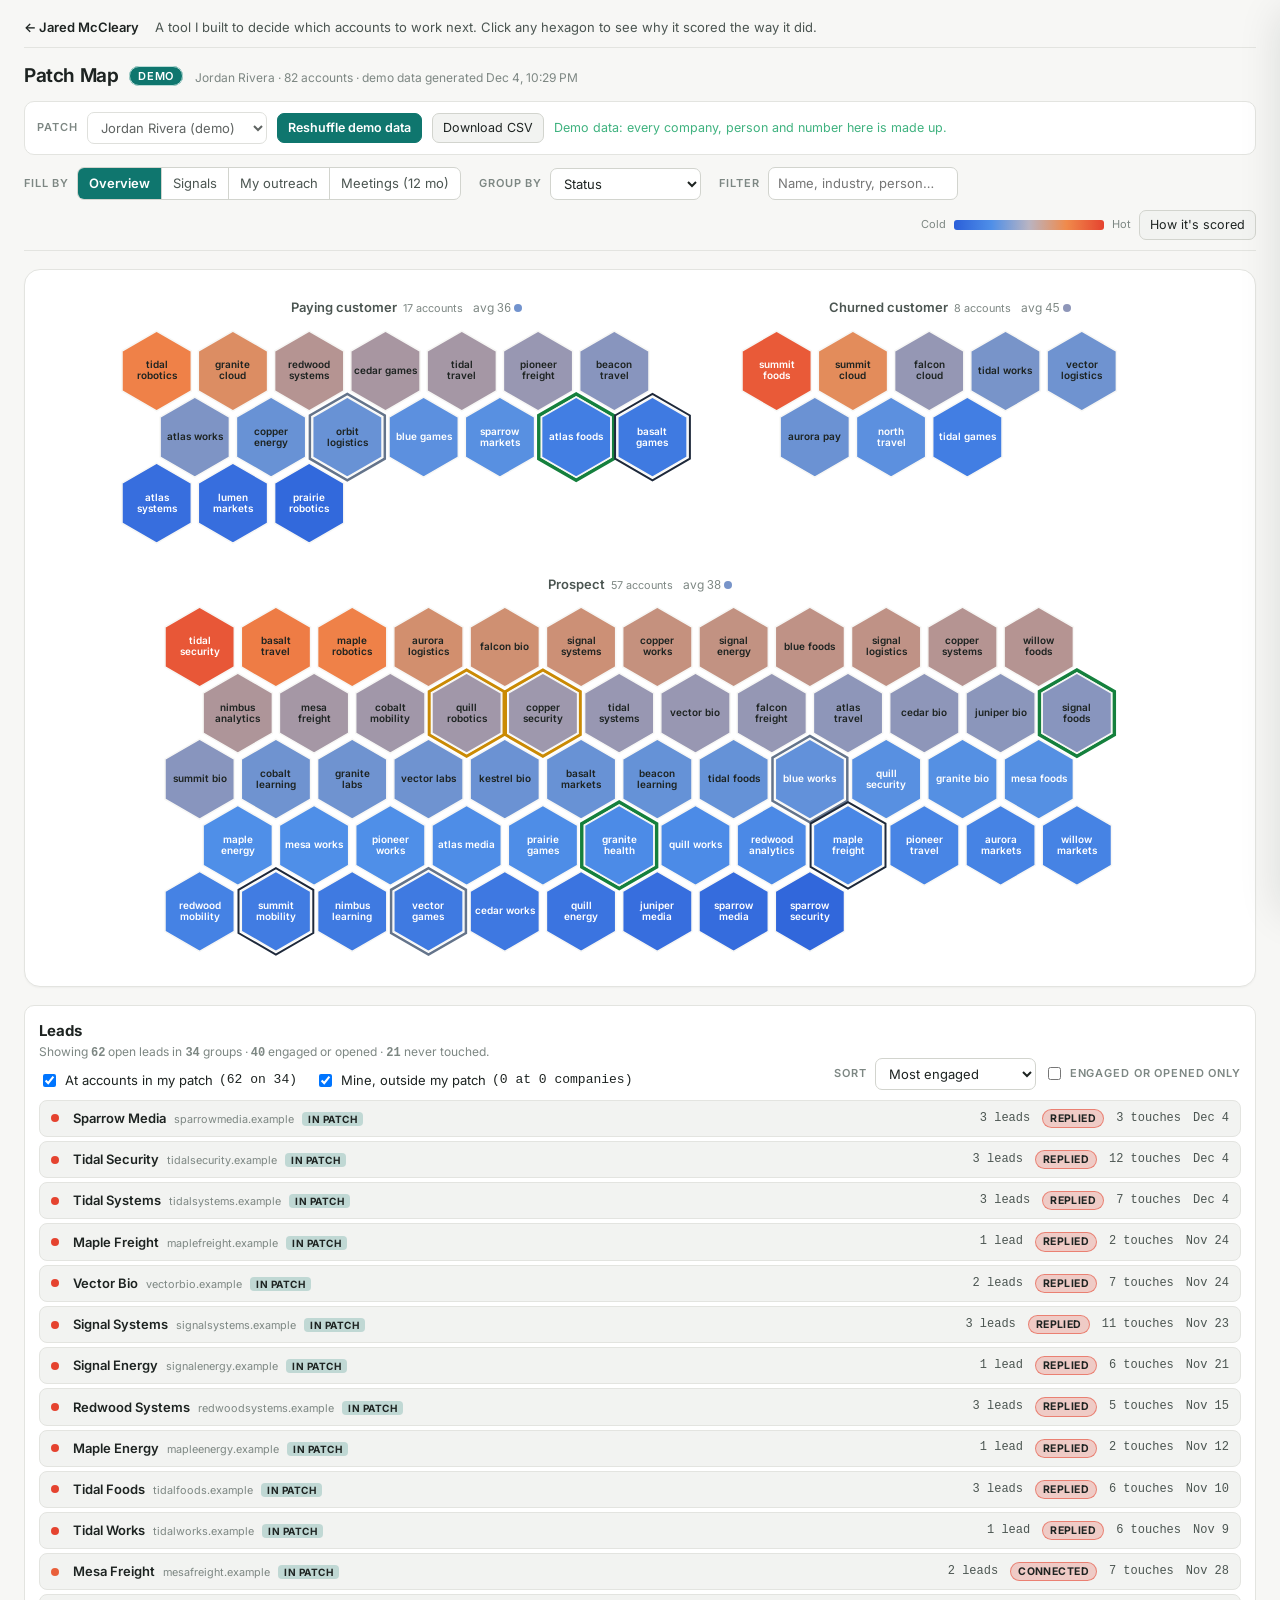
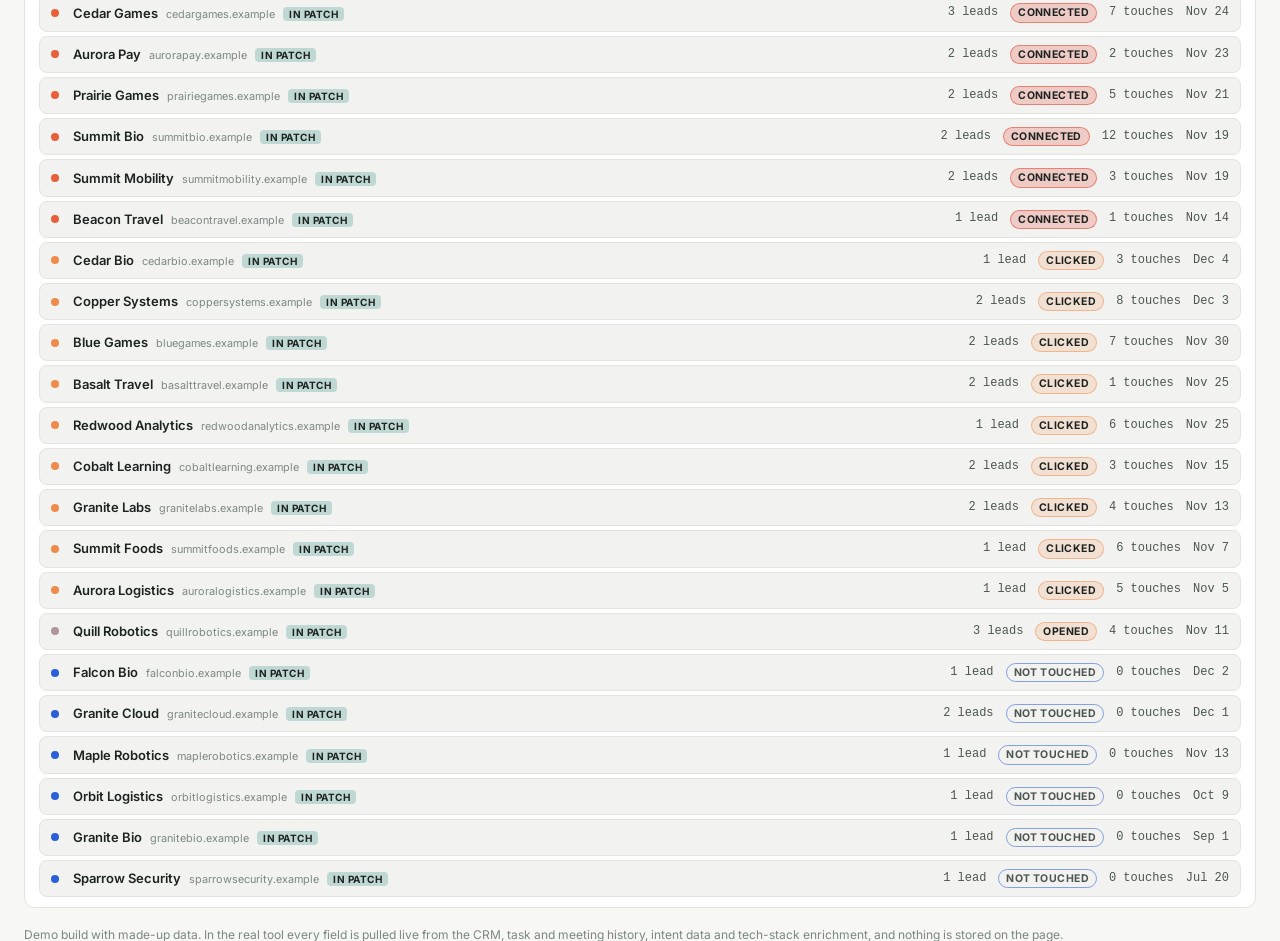
<file: crm-demo_2.html>
<!doctype html>
<html lang="en">
<head>
<meta charset="utf-8">
<meta name="viewport" content="width=device-width, initial-scale=1">
<title>Patch Map Demo · Jared McCleary</title>
<link rel="icon" href="OGLOGO.png">
<link rel="preconnect" href="https://fonts.googleapis.com">
<link rel="stylesheet" href="https://fonts.googleapis.com/css2?family=Inter:wght@400;500;600;700&display=swap">
<style>
/* Layout: console chrome (top bar + control strip) over a grouped honeycomb map; account detail slides in from the right. Dark-first. */
:root{
  --bg:#0f1218; --panel:#161b24; --panel-2:#1c2330; --line:#29313f; --line-2:#343e4f;
  --fg:#e6e9ef; --fg-2:#a9b1c0; --fg-3:#768096; --accent:#8f7cf0; --accent-ink:#0f1218;
  --hot:#e5432f; --warm:#f08a4b; --mid:#9e98ad; --cool:#4f8fe8; --cold:#2b5fd9;
  --ok:#3fb27f; --warn:#e0a030; --bad:#e5432f;
  --shadow:0 12px 40px rgba(0,0,0,.45);
  --f-ui:"Instrument Sans", ui-sans-serif, system-ui, -apple-system, "Segoe UI", sans-serif;
  --f-mono:"JetBrains Mono", ui-monospace, SFMono-Regular, Menlo, monospace;
  color-scheme:dark;
}
@media (prefers-color-scheme: light){:root:not([data-theme="dark"]){
  --bg:#f3f4f8; --panel:#ffffff; --panel-2:#f6f7fb; --line:#dfe2ea; --line-2:#cdd2de;
  --fg:#161a22; --fg-2:#4a5263; --fg-3:#7a8296; --accent:#5b45d6; --accent-ink:#ffffff;
  --mid:#b4aec2; --shadow:0 12px 40px rgba(20,24,40,.16); color-scheme:light }}
:root[data-theme="light"]{
  --bg:#f3f4f8; --panel:#ffffff; --panel-2:#f6f7fb; --line:#dfe2ea; --line-2:#cdd2de;
  --fg:#161a22; --fg-2:#4a5263; --fg-3:#7a8296; --accent:#5b45d6; --accent-ink:#ffffff;
  --mid:#b4aec2; --shadow:0 12px 40px rgba(20,24,40,.16); color-scheme:light }
*{box-sizing:border-box}
html,body{height:100%}
body{background:var(--bg); color:var(--fg); font-family:var(--f-ui); font-size:14px; line-height:1.45;
  padding-left:max(16px, env(safe-area-inset-left,0px)); padding-right:max(16px, env(safe-area-inset-right,0px)); padding-block:0 32px}
body::before{content:""; position:fixed; inset:0 0 auto; height:env(safe-area-inset-top,0px); z-index:10; background:var(--bg)}
a{color:var(--accent)}
button,select,input{font:inherit; color:inherit}
:focus-visible{outline:2px solid var(--accent); outline-offset:2px}
.mono{font-family:var(--f-mono); font-variant-numeric:tabular-nums}

/* top bar */
.top{position:sticky; top:env(safe-area-inset-top,0px); z-index:5; background:var(--bg); padding-block:14px 10px; border-bottom:1px solid var(--line)}
.brand{display:flex; align-items:baseline; gap:12px; flex-wrap:wrap}
.brand h1{font-size:19px; font-weight:700; margin:0; letter-spacing:-.01em}
.brand .meta{color:var(--fg-3); font-size:12px}
.controls{display:flex; flex-wrap:wrap; gap:10px 18px; align-items:center; margin-top:12px}
.ctl{display:flex; align-items:center; gap:8px}
.ctl > label, .lbl{font-size:11px; text-transform:uppercase; letter-spacing:.08em; color:var(--fg-3); font-weight:600}
.seg{display:inline-flex; border:1px solid var(--line-2); border-radius:7px; overflow:hidden; background:var(--panel)}
.seg button{border:0; background:transparent; padding:6px 11px; cursor:pointer; font-size:13px; color:var(--fg-2); white-space:nowrap}
.seg button + button{border-left:1px solid var(--line-2)}
.seg button[aria-pressed="true"]{background:var(--accent); color:var(--accent-ink); font-weight:600}
select, input[type="search"]{background:var(--panel); border:1px solid var(--line-2); border-radius:7px; padding:6px 9px; font-size:13px}
input[type="search"]{width:190px}
.legend{display:flex; align-items:center; gap:8px; margin-left:auto}
.ramp{width:150px; height:10px; border-radius:3px; background:linear-gradient(90deg,var(--cold),var(--cool),var(--mid),var(--warm),var(--hot))}
.legend span{font-size:11px; color:var(--fg-3)}

.summary{display:flex; flex-wrap:wrap; gap:8px; margin-top:10px}
.chip{display:inline-flex; align-items:center; gap:6px; border:1px solid var(--line); background:var(--panel); border-radius:999px; padding:3px 10px; font-size:12px; color:var(--fg-2)}
.chip b{color:var(--fg); font-weight:600}
.dot{width:8px; height:8px; border-radius:50%}

/* map */
.map{display:grid; grid-template-columns:repeat(auto-fill, minmax(min(100%, 340px), 1fr)); gap:14px; margin-top:16px}
.group{background:var(--panel); border:1px solid var(--line); border-radius:10px; padding:12px 12px 10px; min-width:0}
.group.wide{grid-column:1 / -1}
.ghead{display:flex; justify-content:space-between; align-items:baseline; gap:10px; margin-bottom:8px}
.gname{font-weight:600; font-size:13px}
.gname small{color:var(--fg-3); font-weight:400; margin-left:6px}
.gstat{font-size:11px; color:var(--fg-3)}
.hexwrap{width:100%; min-width:0}
svg.hex{display:block; width:100%; overflow:visible}
svg.hex polygon{cursor:pointer; stroke:var(--bg); stroke-width:1.5; transition:filter .12s, stroke .12s}
svg.hex g:hover polygon, svg.hex g:focus polygon{filter:brightness(1.18); stroke:var(--fg); stroke-width:2}
svg.hex g.sel polygon{stroke:var(--fg); stroke-width:3}
svg.hex g.dim{opacity:.18}
svg.hex text{pointer-events:none; font-family:var(--f-ui); font-size:9.5px; font-weight:600; fill:#0d1016}
svg.hex text.light{fill:#ffffff}
svg.hex g:focus{outline:none}
.empty{color:var(--fg-3); font-size:13px; padding:12px 2px}

.tip{position:fixed; z-index:30; pointer-events:none; background:var(--panel-2); border:1px solid var(--line-2); border-radius:8px; padding:8px 10px; box-shadow:var(--shadow); max-width:280px; font-size:12px}
.tip .t1{font-weight:600; font-size:13px; margin-bottom:2px}
.tip .t2{color:var(--fg-2)}

/* side panel */
.scrim{position:fixed; inset:0; background:rgba(0,0,0,.35); z-index:19}
.side{position:fixed; top:0; right:0; bottom:0; width:min(560px, 100vw); z-index:20; background:var(--panel); border-left:1px solid var(--line-2); box-shadow:var(--shadow);
  display:flex; flex-direction:column; padding-top:env(safe-area-inset-top,0px); padding-right:env(safe-area-inset-right,0px); padding-bottom:env(safe-area-inset-bottom,0px);
  transform:translateX(100%); transition:transform .22s ease}
.side.open{transform:none}
@media (prefers-reduced-motion: reduce){.side{transition:none}}
.shead{padding:16px 18px 12px; border-bottom:1px solid var(--line)}
.srow{display:flex; justify-content:space-between; gap:10px; align-items:flex-start}
.shead h2{margin:0; font-size:20px; letter-spacing:-.01em; text-transform:capitalize; text-wrap:balance}
.close{border:1px solid var(--line-2); background:var(--panel-2); border-radius:7px; width:32px; height:32px; cursor:pointer; flex:none; font-size:16px; line-height:1}
.sub{display:flex; flex-wrap:wrap; gap:6px 10px; align-items:center; margin-top:6px; font-size:12px; color:var(--fg-2)}
.pill{display:inline-block; padding:2px 8px; border-radius:999px; font-size:11px; font-weight:600; border:1px solid var(--line-2)}
.pill.paying{background:color-mix(in srgb, var(--ok) 18%, transparent); border-color:color-mix(in srgb, var(--ok) 50%, transparent)}
.pill.churned{background:color-mix(in srgb, var(--warn) 18%, transparent); border-color:color-mix(in srgb, var(--warn) 50%, transparent)}
.pill.prospect{background:color-mix(in srgb, var(--accent) 16%, transparent); border-color:color-mix(in srgb, var(--accent) 45%, transparent)}
.gauges{display:grid; grid-template-columns:repeat(3, minmax(0,1fr)); gap:8px; margin-top:12px}
.gauge{border:1px solid var(--line); border-radius:8px; padding:7px 9px; background:var(--panel-2); cursor:pointer; text-align:left}
.gauge[aria-pressed="true"]{border-color:var(--accent)}
.gauge .k{font-size:10px; text-transform:uppercase; letter-spacing:.08em; color:var(--fg-3); font-weight:600}
.gauge .v{display:flex; align-items:center; gap:7px; margin-top:3px}
.gauge .sw{width:12px; height:12px; border-radius:3px; flex:none}
.gauge .n{font-family:var(--f-mono); font-size:15px; font-weight:500}
.gauge .d{font-size:11px; color:var(--fg-2); margin-top:2px; white-space:nowrap; overflow:hidden; text-overflow:ellipsis}
.tabs{display:flex; gap:2px; padding:0 12px; border-bottom:1px solid var(--line); overflow-x:auto; scrollbar-width:none}
.tabs button{border:0; background:transparent; padding:10px 9px; cursor:pointer; color:var(--fg-2); font-size:13px; border-bottom:2px solid transparent; white-space:nowrap}
.tabs button[aria-selected="true"]{color:var(--fg); border-bottom-color:var(--accent); font-weight:600}
.tabs .ct{font-family:var(--f-mono); font-size:10px; color:var(--fg-3); margin-left:4px}
.sbody{flex:1; overflow:auto; padding:16px 18px 28px}
.sec{margin-bottom:22px}
.sec h3{font-size:11px; text-transform:uppercase; letter-spacing:.09em; color:var(--fg-3); margin:0 0 8px; font-weight:600}
.kv{display:grid; grid-template-columns:max-content 1fr; gap:5px 14px; font-size:13px}
.kv dt{color:var(--fg-3)} .kv dd{margin:0; min-width:0; overflow-wrap:anywhere; text-transform:none}
.notes{white-space:pre-wrap; font-size:13px; background:var(--panel-2); border:1px solid var(--line); border-radius:8px; padding:10px 12px; color:var(--fg-2); max-height:280px; overflow:auto; overflow-wrap:anywhere}
.why{display:grid; gap:10px}
.why .w{border:1px solid var(--line); border-radius:8px; padding:9px 11px}
.why .wh{display:flex; justify-content:space-between; gap:8px; font-size:13px; font-weight:600}
.why ul{margin:6px 0 0; padding-left:16px; color:var(--fg-2); font-size:12.5px}
.why li{margin:2px 0}
.list{display:grid; gap:8px}
.item{border:1px solid var(--line); border-radius:8px; padding:9px 11px; background:var(--panel-2); min-width:0}
.item .ih{display:flex; justify-content:space-between; gap:10px; align-items:baseline}
.item .it{font-weight:600; font-size:13px; text-transform:capitalize; overflow-wrap:anywhere}
.item .id{font-family:var(--f-mono); font-size:11px; color:var(--fg-3); white-space:nowrap}
.item .ib{font-size:12.5px; color:var(--fg-2); margin-top:3px; overflow-wrap:anywhere}
.item.up{border-color:color-mix(in srgb, var(--accent) 55%, transparent)}
.tag{display:inline-block; font-size:10px; font-weight:700; letter-spacing:.05em; text-transform:uppercase; padding:1px 6px; border-radius:4px; margin-right:6px; vertical-align:1px; background:var(--line); color:var(--fg)}
.tag.fund{background:#e5432f; color:#fff} .tag.exec{background:#f08a4b; color:#1a1208} .tag.acq{background:#c55bd6; color:#fff}
.tag.hok{background:#d9a93a; color:#1a1208} .tag.init{background:#4f8fe8; color:#fff} .tag.hire{background:#3fb27f; color:#08140e}
.tag.obs{background:#8f7cf0; color:#fff} .tag.prog{background:var(--line-2); color:var(--fg)}
.chips{display:flex; flex-wrap:wrap; gap:6px}
.kchip{font-size:12px; border:1px solid var(--line-2); border-radius:999px; padding:2px 9px; color:var(--fg-2)}
.kchip.tr{border-color:var(--hot); color:var(--fg)}
.stats{display:grid; grid-template-columns:repeat(auto-fit, minmax(96px,1fr)); gap:8px}
.stat{border:1px solid var(--line); border-radius:8px; padding:8px 10px}
.stat .sv{font-family:var(--f-mono); font-size:17px}
.stat .sk{font-size:11px; color:var(--fg-3)}
.note{font-size:12px; color:var(--fg-3); margin-top:6px}
.callout{border:1px dashed var(--line-2); border-radius:8px; padding:12px; color:var(--fg-2); font-size:13px}
.callout a{font-weight:600}
.met{font-size:10px; font-weight:700; color:var(--ok); border:1px solid color-mix(in srgb, var(--ok) 55%, transparent); border-radius:4px; padding:0 5px; margin-left:6px; text-transform:uppercase; letter-spacing:.05em}
.links{display:flex; flex-wrap:wrap; gap:8px; margin-top:10px}
.btn{display:inline-flex; align-items:center; gap:6px; border:1px solid var(--line-2); background:var(--panel-2); border-radius:7px; padding:5px 10px; font-size:12.5px; color:var(--fg); text-decoration:none; cursor:pointer}
.btn:hover{border-color:var(--accent)}
.help{position:relative}
.scoring{margin-top:14px; background:var(--panel); border:1px solid var(--line); border-radius:10px; padding:12px 14px; font-size:13px; color:var(--fg-2)}
.scoring h4{margin:0 0 6px; font-size:13px; color:var(--fg)}
.scoring .cols{display:grid; grid-template-columns:repeat(auto-fit, minmax(240px,1fr)); gap:14px}
.scoring ul{margin:4px 0 0; padding-left:16px}
.repbar{display:flex; flex-wrap:wrap; align-items:center; gap:8px 10px; margin-top:12px; padding:10px 12px; background:var(--panel); border:1px solid var(--line); border-radius:10px}
.repbar select{min-width:180px}
.repbar input[type="email"]{background:var(--panel-2); border:1px solid var(--line-2); border-radius:7px; padding:6px 9px; font-size:13px; width:230px; max-width:100%}
.btn.primary{background:var(--accent); color:var(--accent-ink); border-color:var(--accent); font-weight:600}
.btn:disabled{opacity:.6; cursor:progress}
#loadStatus{font-size:12.5px; color:var(--fg-2); min-width:0; flex:1 1 220px}
#loadStatus[data-kind="err"]{color:var(--bad)} #loadStatus[data-kind="ok"]{color:var(--ok)}
.sr{position:absolute; width:1px; height:1px; overflow:hidden; clip:rect(0 0 0 0)}
.onboard{padding:22px 24px; max-width:760px}
.onboard h2{margin:0 0 10px; font-size:18px}
.onboard ol{margin:0; padding-left:20px; display:grid; gap:6px; color:var(--fg-2)}
.onboard ol b{color:var(--fg)}
.diag{flex:1 1 100%; font-size:12.5px; color:var(--fg-2)}
.diag summary{cursor:pointer; color:var(--fg-3); font-size:11px; text-transform:uppercase; letter-spacing:.08em; font-weight:600}
.diag ul{margin:6px 0 0; padding-left:18px; columns:2 260px} .diag li{break-inside:avoid; margin:2px 0} .diag li.bad{color:var(--bad)}
.eng{font-size:10.5px; font-weight:700; letter-spacing:.04em; text-transform:uppercase; padding:1px 7px; border-radius:999px; white-space:nowrap; border:1px solid var(--line-2); color:var(--fg-2)}
.eng.replied,.eng.connected{background:color-mix(in srgb, var(--hot) 22%, transparent); border-color:color-mix(in srgb, var(--hot) 55%, transparent); color:var(--fg)}
.eng.clicked,.eng.opened{background:color-mix(in srgb, var(--warm) 18%, transparent); border-color:color-mix(in srgb, var(--warm) 50%, transparent); color:var(--fg)}
.eng.touched{border-color:var(--mid)} .eng.none{border-color:color-mix(in srgb, var(--cold) 55%, transparent)}
.item.lead.conv{opacity:.7}
.item .it a{color:var(--fg); text-decoration:none} .item .it a:hover{color:var(--accent); text-decoration:underline}
.sel{user-select:all}
.orph{margin-top:18px; background:var(--panel); border:1px solid var(--line); border-radius:10px; padding:14px 14px 10px}
.ohead{display:flex; flex-wrap:wrap; justify-content:space-between; gap:10px 18px; align-items:flex-end; margin-bottom:10px}
.ohead h2{margin:0; font-size:15px}
.chk{display:inline-flex; align-items:center; gap:6px; font-size:12.5px; color:var(--fg-2); text-transform:none; letter-spacing:0; font-weight:400}
.orows{display:grid; gap:4px}
.orow{border:1px solid var(--line); border-radius:8px; background:var(--panel-2)}
.orow[open]{border-color:var(--line-2)}
.orow summary{display:grid; grid-template-columns:10px minmax(0,1fr) auto auto auto auto; gap:12px; align-items:center; padding:8px 11px; cursor:pointer; list-style:none; font-size:13px}
.orow summary::-webkit-details-marker{display:none}
.orow .oco{min-width:0; overflow:hidden; text-overflow:ellipsis; white-space:nowrap; font-weight:600; text-transform:capitalize}
.orow .oco small{font-weight:400; color:var(--fg-3); margin-left:8px; text-transform:none}
.orow .onum,.orow .odate{font-size:12px; color:var(--fg-2)}
.orow .list{padding:0 10px 10px}
@media (max-width:720px){ .orow summary{grid-template-columns:10px minmax(0,1fr) auto} .orow .onum,.orow .odate{display:none} }
#sGauges{grid-template-columns:repeat(4, minmax(0,1fr))} @media (max-width:720px){ #sGauges{grid-template-columns:repeat(2, minmax(0,1fr))} }
:root{--p1:#3ddc6e;--p2:#f5d63d;--p3:#a3abba;--p4:#ffffff}
@media (prefers-color-scheme: light){:root:not([data-theme="dark"]){--p1:#16a34a;--p2:#d4a900;--p3:#6b7385;--p4:#b9bfcc}}
:root[data-theme="light"]{--p1:#16a34a;--p2:#d4a900;--p3:#6b7385;--p4:#b9bfcc}
svg.hex polygon.pring{fill:none; pointer-events:none}
.pdot{width:10px;height:10px;border-radius:3px;border:2.5px solid var(--p1)} .pdot.t2{border-color:var(--p2)} .pdot.t3{border-color:var(--p3)} .pdot.t4{border-color:var(--p4)}
.pill.prio{border-width:2px; border-color:var(--p1)} .pill.prio.t2{border-color:var(--p2)} .pill.prio.t3{border-color:var(--p3)} .pill.prio.t4{border-color:var(--p4)}
.prioed{border:1px solid var(--line); border-radius:8px; padding:10px 12px} .prow{display:flex; gap:8px; align-items:center; flex-wrap:wrap} .prioed textarea{width:100%; background:var(--panel-2); border:1px solid var(--line-2); border-radius:7px; padding:6px 9px; font:inherit; font-size:13px; color:var(--fg)}
.lim{margin-top:10px; padding:9px 12px; border:1px solid color-mix(in srgb, var(--warn) 55%, transparent); background:color-mix(in srgb, var(--warn) 12%, transparent); border-radius:8px; font-size:12.5px; color:var(--fg-2)}
.btn.sm{padding:3px 8px; font-size:12px}
.ltog{display:flex; flex-wrap:wrap; gap:6px 18px; margin-top:8px}
.ltog .chk{font-size:13px; color:var(--fg)}
.wtag{font-size:10px; font-weight:700; letter-spacing:.05em; text-transform:uppercase; margin-left:8px; padding:1px 6px; border-radius:4px; background:var(--line); color:var(--fg-2)}
.wtag.in{background:color-mix(in srgb, var(--accent) 22%, transparent); color:var(--fg)}
.pv[hidden]{display:none}
footer{margin-top:18px; font-size:12px; color:var(--fg-3)}
@media (max-width: 720px){ .legend{margin-left:0} input[type="search"]{width:100%} .ctl.search{flex:1 1 100%} .gauges{grid-template-columns:1fr} }

/* ---------- demo theme: light, neutral, one teal accent ---------- */
:root, :root[data-theme], :root:not([data-theme="dark"]){
  --bg:#f7f7f5; --panel:#ffffff; --panel-2:#f2f3f1; --line:#e3e4e0; --line-2:#d2d4ce;
  --fg:#1d2321; --fg-2:#4b5551; --fg-3:#7d8783; --accent:#0f766e; --accent-ink:#ffffff;
  --mid:#b9b4c2; --shadow:0 12px 40px rgba(20,28,26,.12);
  --p1:#15803d; --p2:#ca8a04; --p3:#64748b; --p4:#1e293b;
  --f-ui:"Inter", ui-sans-serif, system-ui, -apple-system, "Segoe UI", sans-serif;
  --f-mono:ui-monospace, SFMono-Regular, Menlo, Consolas, monospace;
  color-scheme:light;
}
body{background:var(--bg)}
.top{background:var(--bg)}
.brand h1{font-weight:650; letter-spacing:-.02em}
.demo-badge{background:#e6f2f0; color:var(--accent); border:1px solid #b9dcd7}
.summary{display:none !important}

/* one map, groups as centered clusters inside it */
.map{display:flex; flex-wrap:wrap; justify-content:center; align-items:flex-start; gap:30px 48px;
  background:var(--panel); border:1px solid var(--line); border-radius:16px; padding:28px 24px 32px;
  margin:18px auto 0; max-width:1400px; box-shadow:0 1px 2px rgba(20,28,26,.04)}
.map .group, .map .group.wide{background:transparent; border:0; border-radius:0; padding:0; flex:0 0 auto; min-width:0; box-shadow:none; grid-column:auto}
.map .ghead{justify-content:center; gap:10px; margin-bottom:10px; text-align:center}
.map .gname{font-size:13px; font-weight:600; color:var(--fg-2)}
.map .gname small{color:var(--fg-3)}
.map .gstat{font-size:12px; color:var(--fg-3)}
.map .hexwrap{margin:0 auto}
svg.hex text{font-size:10px; fill:#1d2321}
svg.hex text.light{fill:#ffffff}
.seg button[aria-pressed="true"]{background:var(--accent); color:#fff}
#diag{display:none !important}

.sitebar{display:flex; flex-wrap:wrap; align-items:center; gap:6px 16px; padding:10px 0; font-size:13px; color:var(--fg-2); border-bottom:1px solid var(--line)}
.sitebar a{font-weight:600; text-decoration:none; color:var(--fg)}
.sitebar a:hover{color:var(--accent)}
.demo-badge{font-size:11px; font-weight:600; letter-spacing:.06em; text-transform:uppercase; color:var(--accent-ink, #0f1218); background:var(--accent); border-radius:999px; padding:2px 8px; vertical-align:middle; margin-left:6px}
</style>
</head>
<body>
<div class="sitebar">
  <a href="index.html">&larr; Jared McCleary</a>
  <span>A tool I built to decide which accounts to work next. Click any hexagon to see why it scored the way it did.</span>
</div>
<div class="top">
  <div class="brand">
    <h1>Patch Map <span class="demo-badge">Demo</span></h1>
    <span class="meta" id="meta"></span>
  </div>
  <div class="repbar">
    <label for="repSel" class="lbl">Patch</label>
    <select id="repSel" disabled></select>
    <span id="emailWrap" hidden><label for="emailIn" class="sr">Email</label><input type="email" id="emailIn" placeholder="name@example.com" autocomplete="email"></span>
    <button type="button" class="btn primary" id="loadBtn">Load patch</button>
    <button type="button" class="btn" id="csvBtn" hidden>Download CSV</button>
    <span id="loadStatus" role="status" aria-live="polite"></span>
    <span id="sumbleStatus" class="sumst" role="status"></span>
    <details id="diag" class="diag" hidden></details>
  </div>
  <div class="controls">
    <div class="ctl"><span class="lbl" id="fillLbl">Fill by</span>
      <div class="seg" role="group" aria-labelledby="fillLbl" id="fillSeg">
        <button type="button" data-fill="overview">Overview</button>
        <button type="button" data-fill="signals">Signals</button>
        <button type="button" data-fill="outreach">My outreach</button>
        <button type="button" data-fill="meetings">Meetings (12 mo)</button>
      </div>
    </div>
    <div class="ctl"><label for="groupSel">Group by</label>
      <select id="groupSel">
        <option value="status">Status</option>
        <option value="bucket">Outreach recency</option>
        <option value="opp">Open opportunity</option>
        <option value="size">Company size</option>
        <option value="none">No grouping</option>
      </select>
    </div>
    <div class="ctl search"><label for="q">Filter</label><input type="search" id="q" placeholder="Name, industry, person…" autocomplete="off"></div>
    <div class="ctl" hidden style="display:none"><span class="lbl" id="sizeLbl">Tiles</span>
      <div class="seg" role="group" aria-labelledby="sizeLbl" id="sizeSeg">
        <button type="button" data-size="s">Compact</button>
        <button type="button" data-size="l">Labeled</button>
      </div>
    </div>
    <div class="legend" aria-label="Color scale"><span>Cold</span><div class="ramp"></div><span>Hot</span>
      <button type="button" class="btn" id="howBtn" aria-expanded="false">How it's scored</button></div>
  </div>
  <div class="summary" id="summary"></div>
  <div class="lim" id="limBanner" role="note" hidden></div>
</div>

<div class="scoring" id="scoring" hidden>
  <div class="cols">
    <div><h4>Overview</h4>
      How good a target the account is right now, from everything on the page: signals (PSA, Sumble alerts from your email, Demandbase) count most, then inbound leads and marketing activity, past replies and connects, meetings and an open opportunity. The total is then adjusted for how hard the account has been hit lately: sprinting now ×0.55, touched in 15 days ×0.7, 15–30 days ×0.85, 30–45 days ×1.0, 45–60 days ×1.08, 60+ days ×1.15, never ×1.1. Strong signals on an account nobody has touched in a while score highest.</div>
    <div><h4>Signals</h4>
      PSA alerts from Salesforce (last 180 days) and Sumble alerts from your email, weighted by type and faded by age (full weight ≤30d, 70% ≤60d, 45% ≤90d, 20% ≤180d; repeats of the same type count half). Demandbase adds up to 25 points. Points are then eased onto 0–100, so one fresh funding round lands near 58 and two strong recent signals near 80.
      <ul id="wList"></ul></div>
    <div><h4>My outreach</h4>
      Based on your own logged calls, emails and LinkedIn touches.
      <ul><li>Sprinting: 5+ touches in the last 14 days → 100</li><li>Last touch ≤15 days → 80</li><li>15–30 days → 60</li><li>30–45 days → 40</li><li>45–60 days → 22</li><li>60+ days → 8</li><li>No touches in 24 months → 0</li></ul></div>
    <div><h4>Meetings (12 mo)</h4>
      Past calendar events on the account in the last 12 months, excluding reschedules.
      <ul><li>1 → 35 · 2 → 50 · 3–4 → 65 · 5–7 → 78 · 8+ → 88</li><li>+12 if a meeting is on the calendar</li><li>+8 if the last meeting was in the past 30 days</li><li>None held but one scheduled → 30</li></ul></div>
  </div>
</div>

<main class="map" id="map" aria-label="Account map"></main>
<section class="orph" id="orphans" aria-label="Leads" hidden></section>
<footer id="foot"></footer>

<div class="tip" id="tip" hidden></div>
<div class="scrim" id="scrim" hidden></div>
<aside class="side" id="side" aria-hidden="true" aria-labelledby="sName">
  <div class="shead">
    <div class="srow"><h2 id="sName"></h2><button class="close" id="closeBtn" type="button" aria-label="Close account panel">×</button></div>
    <div class="sub" id="sSub"></div>
    <div class="gauges" id="sGauges"></div>
  </div>
  <div class="tabs" role="tablist" id="sTabs"></div>
  <div class="sbody" id="sBody"></div>
</aside>
<script>
/* Demo runtime: stands in for the hosted app's storage and download services so the page runs as a plain static site.
   Nothing leaves the browser: saves live in memory for this visit, and CSV downloads are built locally. */
(function(){
  const mem = {};
  const docRef = path => ({
    async get(){ return mem[path] ? { data: JSON.parse(JSON.stringify(mem[path])) } : null; },
    async set(v){ mem[path] = JSON.parse(JSON.stringify(v)); },
    async delete(){ delete mem[path]; }
  });
  const db = {
    doc: docRef,
    collection: name => ({ async get(){ return Object.keys(mem).filter(k => k.startsWith(name + "/")).map(k => ({ data: JSON.parse(JSON.stringify(mem[k])) })); } })
  };
  const downloads = {
    async save({ filename, data, mimeType }){
      const url = URL.createObjectURL(new Blob([data], { type: mimeType || "text/plain" }));
      const a = document.createElement("a"); a.href = url; a.download = filename || "download.txt";
      document.body.appendChild(a); a.click(); a.remove(); setTimeout(() => URL.revokeObjectURL(url), 1000);
    }
  };
  window.claude = { use: async name => name === "db" ? db : name === "downloads" ? downloads : null };
})();
</script>
<script>
/* Patch Map demo build. */
const ROOT_EL = document;
function SQL_PATCH(){ return ""; } function SQL_BATCH(){ return ""; } function SQL_ORPHAN_LEADS(){ return ""; }


let DATA = null;
let ASOF = new Date();
const DAY = 864e5;
const ago = d => d ? Math.round((ASOF - new Date(d + "T12:00:00")) / DAY) : null;
const fmtD = d => { if (!d) return "—"; const x = new Date(d + "T12:00:00"); return x.toLocaleDateString("en-US", {month:"short", day:"numeric", year: x.getFullYear() === ASOF.getFullYear() ? undefined : "numeric"}); };
const esc = s => String(s ?? "").replace(/[&<>"']/g, c => ({"&":"&amp;","<":"&lt;",">":"&gt;",'"':"&quot;","'":"&#39;"}[c]));
const cap = s => String(s || "").replace(/\b\w/g, c => c.toUpperCase());
const money = n => n == null ? "—" : "$" + Math.round(n).toLocaleString("en-US");

/* ---------- scoring (edit weights here) ---------- */
const W = { fund:30, exec:25, acq:18, hok90:20, hok:14, obs:15, hire:12, init:10, prog:8 };
const KIND = { fund:"Funding", exec:"New exec", acq:"Acquisition", hok:"Power user", obs:"Obs. mention", hire:"Hiring", init:"Initiative", prog:"Program" };
const decay = d => d <= 30 ? 1 : d <= 60 ? .7 : d <= 90 ? .45 : d <= 180 ? .2 : 0;

function scoreSignals(a){
  const why = []; let s = 0; const seen = {};
  for (const [d, k, txt] of a.psa){
    const age = ago(d), f = decay(age); if (!f) continue;
    const key = k === "hok" && /90th\+/.test(txt) ? "hok90" : k;
    const rep = seen[k] ? .5 : 1; seen[k] = 1;
    const pts = W[key] * f * rep; s += pts;
    why.push([pts, `${KIND[k]} · ${age}d ago`]);
  }
  const db = a.db;
  if (db){
    let p = 0;
    if (db.em) p += Math.min(15, db.em / 6);
    p += db.ntr * 4;
    p += Math.min(10, db.tpv / 4);
    p = Math.min(25, p);
    if (p >= 1){ s += p; why.push([p, `Demandbase: ${db.em ? Math.round(db.em) + " engagement min" : "no engagement"}, ${db.tpv} page views${db.ntr ? ", " + db.ntr + " trending" : ""}`]); }
  }
  s = Math.round(100 * (1 - Math.exp(-s / 35)));  /* soft cap: one fresh funding round ≈ 58, two strong signals ≈ 80 */
  why.sort((x, y) => y[0] - x[0]);
  const top = a.psa[0];
  return { s, why: why.map(w => `${w[1]} (+${Math.round(w[0])})`), short: a.psa.length ? `${a.psa.length} PSA signal${a.psa.length > 1 ? "s" : ""}, latest ${KIND[top[1]].toLowerCase()} ${ago(top[0])}d ago` : (s ? "Demandbase activity only" : "No signals in 180 days") };
}
function outreachBucket(a){
  const m = a.m, d = ago(m.ml);
  if ((m.m14 || 0) >= 5) return { k:"sprint", s:100, l:"Sprinting now" };
  if (d == null) return { k:"never", s:0, l:"Never touched" };
  if (d <= 15) return { k:"15", s:80, l:"Touched ≤15d" };
  if (d <= 30) return { k:"30", s:60, l:"15–30 days" };
  if (d <= 45) return { k:"45", s:40, l:"30–45 days" };
  if (d <= 60) return { k:"60", s:22, l:"45–60 days" };
  return { k:"60p", s:8, l:"60+ days" };
}
function scoreOutreach(a){
  const b = outreachBucket(a), m = a.m, d = ago(m.ml);
  const why = [b.l + (d != null ? ` (last touch ${fmtD(m.ml)}, ${d}d ago)` : " in the last 24 months"),
    `${m.m14 || 0} touches in 14d · ${m.m30 || 0} in 30d · ${m.m90 || 0} in 90d`];
  if (m.cn) why.push(`${m.cn} live connects/meetings set in 12 mo`);
  if (m.rp) why.push(`${m.rp} email replies in 12 mo`);
  if (m.al && m.al !== m.ml) why.push(`Someone else on the team touched it ${fmtD(m.al)}`);
  return { s:b.s, why, short: b.l + (d != null ? ` · last ${d}d ago` : "") };
}
function meetingsOf(a){
  const past = a.mtg.filter(x => x[3] !== "rescheduled" && ago(x[0]) >= 0 && ago(x[0]) <= 365);
  const up = a.mtg.filter(x => ago(x[0]) < 0);
  return { past, up };
}
function scoreMeetings(a){
  const { past, up } = meetingsOf(a), n = past.length;
  let s = n === 0 ? (up.length ? 30 : 0) : n === 1 ? 35 : n === 2 ? 50 : n <= 4 ? 65 : n <= 7 ? 78 : 88;
  const why = [`${n} meeting${n === 1 ? "" : "s"} held in the last 12 months`];
  if (n && up.length){ s += 12; }
  if (up.length) why.push(`Next on calendar: ${fmtD(up[up.length - 1][0])}`);
  if (n && ago(past[0][0]) <= 30){ s += 8; why.push(`Last meeting ${ago(past[0][0])}d ago`); }
  else if (n) why.push(`Last meeting ${fmtD(past[0][0])}`);
  s = Math.min(100, s);
  return { s, why, short: n ? `${n} held${up.length ? " · 1 upcoming" : ""} · last ${fmtD(past[0][0])}` : (up.length ? "First meeting scheduled" : "No meetings in 12 mo") };
}

/* color ramp: cold blue → muted mid → hot red */
const STOPS = [[0,[43,95,217]],[25,[79,143,232]],[50,[158,152,173]],[75,[240,138,75]],[100,[229,67,47]]];
function color(s){
  for (let i = 1; i < STOPS.length; i++){
    if (s <= STOPS[i][0]){ const [a0, c0] = STOPS[i-1], [a1, c1] = STOPS[i]; const t = (s - a0) / (a1 - a0);
      const c = c0.map((v, j) => Math.round(v + (c1[j] - v) * t)); return { css:`rgb(${c})`, light: (c[0]*.299 + c[1]*.587 + c[2]*.114) < 140 }; }
  }
  return { css:"rgb(229,67,47)", light:true };
}

/* ---------- overview: one score from everything, adjusted for how recently the account was hit ---------- */
const FRESH = { sprint:[.55,"sprinting now"], "15":[.7,"touched in the last 15 days"], "30":[.85,"touched 15–30 days ago"], "45":[1,"touched 30–45 days ago"], "60":[1.08,"rested 45–60 days"], "60p":[1.15,"rested 60+ days"], never:[1.1,"never touched"] };
function scoreOverview(a, sc, b){
  const why = [], L = (a.leads || []);
  const sig = sc.signals.s, meet = sc.meetings.s;
  const recent = L.filter(l => !l.conv && ago(l.cd) != null && ago(l.cd) <= 90).length;
  const mk = L.filter(l => l.limd && ago(l.limd) <= 30).length;
  const engL = L.filter(l => (l.rp || 0) + (l.cn || 0) + (l.ck || 0) > 0 && ago(l.lt || l.la || l.cd) <= 180).length;
  const trials = L.filter(l => (l.trial || l.ia) && ago(l.limd || l.cd) != null && ago(l.limd || l.cd) <= 90).length;
  const inbound = Math.min(100, recent * 25 + mk * 18 + engL * 15 + trials * 30);
  const m = a.m || {}, eng = Math.min(100, (m.rp || 0) * 15 + (m.cn || 0) * 20);
  const opp = (a.opps || []).some(o => !/closed/.test(o.sg || "")) ? 10 : 0;
  const raw = .5 * sig + .2 * inbound + .15 * meet + .15 * eng + opp;
  const f = FRESH[b.k] || [1, ""];
  const s = Math.max(0, Math.min(100, Math.round(raw * f[0] * 1.15)));
  if (sig) why.push(`Signals ${sig}: ${sc.signals.short} (+${Math.round(.5 * sig)})`);
  if (inbound) why.push(`Inbound: ${recent ? recent + " open lead" + (recent > 1 ? "s" : "") + " in 90d" : ""}${recent && (mk || engL) ? ", " : ""}${mk ? mk + " with marketing activity in 30d" : ""}${mk && engL ? ", " : ""}${engL ? engL + " engaged" : ""}${trials ? ` · ${trials} trial${trials > 1 ? "s" : ""} or in-app user${trials > 1 ? "s" : ""}` : ""} (+${Math.round(.2 * inbound)})`);
  if (eng) why.push(`${m.rp || 0} replies and ${m.cn || 0} connects in 12 mo (+${Math.round(.15 * eng)})`);
  if (meet) why.push(`Meetings: ${sc.meetings.short} (+${Math.round(.15 * meet)})`);
  if (opp) why.push("Open opportunity (+10)");
  why.push(`Outreach: ${f[1]} (×${f[0]})`);
  const top = sig >= 45 ? "strong signals" : inbound >= 40 ? "inbound interest" : meet >= 50 ? "relationship" : "";
  const short = s >= 70 ? `Top target${top ? ": " + top : ""}, ${f[1]}` : s >= 45 ? `Worth a look · ${f[1]}` : s >= 25 ? `Lukewarm · ${f[1]}` : `Low priority · ${f[1]}`;
  return { s, why, short };
}

/* ---------- model ---------- */
const STATUS = { "paying customer":"Paying customer", "churned customer":"Churned customer", "prospect":"Prospect" };
let ACC = [];
function buildACC(){
ACC = DATA.accounts.map(a => {
  const sc = { signals: scoreSignals(a), outreach: scoreOutreach(a), meetings: scoreMeetings(a) };
  const b = outreachBucket(a);
  sc.overview = scoreOverview(a, sc, b);
  const openOpp = a.opps.find(o => !/closed/.test(o.sg));
  const met = new Set(); a.mtg.forEach(x => (x[4] || "").split("; ").forEach(n => n && met.add(n.replace(/\s*\(.*$/, "").trim())));
  const hay = [a.n, a.ind, a.dom, a.loc, ...a.ppl.map(p => p[0] + " " + p[1]), ...(a.leads || []).map(l => (l.name || "") + " " + (l.title || "")), ...met].join(" ").toLowerCase();
  return { ...a, sc, bucket:b, openOpp, met, hay };
});
}

const GROUPS = {
  status:{ order:["Paying customer","Churned customer","Prospect"], of:a => STATUS[a.st] || cap(a.st) },
  bucket:{ order:["Sprinting now","Touched ≤15d","15–30 days","30–45 days","45–60 days","60+ days","Never touched"], of:a => a.bucket.l },
  opp:{ order:["Open opportunity","No open opportunity"], of:a => a.openOpp ? "Open opportunity" : "No open opportunity" },
  size:{ order:["1–10 employees","11–50","51–200","201–1,000","1,000+","Unknown"], of:a => { const e = a.emp; return e == null ? "Unknown" : e <= 10 ? "1–10 employees" : e <= 50 ? "11–50" : e <= 200 ? "51–200" : e <= 1000 ? "201–1,000" : "1,000+"; } },
  none:{ order:["All accounts"], of:() => "All accounts" }
};

/* ---------- state ---------- */
const store = { get(k, d){ try { return localStorage.getItem("pm." + k) ?? d; } catch(e){ return d; } }, set(k, v){ try { localStorage.setItem("pm." + k, v); } catch(e){} } };
const S = { fill: store.get("fill", "signals"), group: store.get("group", "status"), size: store.get("size", "s"), q:"", sel:null, tab:"overview" };

/* ---------- render map ---------- */
const $ = id => document.getElementById(id);
const mapEl = $("map");
function setMeta(){
$("meta").textContent = DATA ? `${cap(DATA.owner)} · ${ACC.length} accounts · demo data generated ${new Date(DATA.loadedAt).toLocaleString("en-US",{month:"short",day:"numeric",hour:"numeric",minute:"2-digit"})}` : "Pick a rep and load their patch";
$("foot").innerHTML = `Demo build with made-up data. In the real tool every field is pulled live from the CRM, task and meeting history, intent data and tech-stack enrichment, and nothing is stored on the page.`;
}
$("wList").innerHTML = Object.entries({fund:"Funding round", exec:"New exec / VP+ / Director+ hire", acq:"Acquisition", hok90:"Power user joined (90th+ pct)", hok:"Power user joined (50–90th pct)", obs:"First observability mention in a job post", hire:"SWE / DevOps headcount growth", init:"Corporate initiative (cloud cost, migration…)", prog:"Strategic program alert"}).map(([k,v]) => `<li>${v}: ${W[k]}</li>`).join("");

function visible(a){ return !S.q || a.hay.includes(S.q); }

function hexPts(cx, cy, r){ const p = []; for (let i = 0; i < 6; i++){ const t = Math.PI / 180 * (60 * i - 30); p.push((cx + r * Math.cos(t)).toFixed(1) + "," + (cy + r * Math.sin(t)).toFixed(1)); } return p.join(" "); }

function render(){
  if (!ACC.length){ renderEmpty(); return; }
  try { renderOrphans(); } catch(e){}
  document.querySelectorAll("#fillSeg button").forEach(b => b.setAttribute("aria-pressed", b.dataset.fill === S.fill));
  document.querySelectorAll("#sizeSeg button").forEach(b => b.setAttribute("aria-pressed", b.dataset.size === S.size));
  $("groupSel").value = S.group;
  const G = GROUPS[S.group], buckets = new Map(G.order.map(k => [k, []]));
  ACC.forEach(a => { const k = G.of(a); if (!buckets.has(k)) buckets.set(k, []); buckets.get(k).push(a); });
  mapEl.innerHTML = "";
  const shown = [...buckets].filter(([, l]) => l.length);
  const big = Math.max(...shown.map(([, l]) => l.length));
  for (const [name, list] of shown){
    list.sort((x, y) => y.sc[S.fill].s - x.sc[S.fill].s || x.n.localeCompare(y.n));
    const vis = list.filter(visible);
    const avg = Math.round(list.reduce((t, a) => t + a.sc[S.fill].s, 0) / list.length);
    const g = document.createElement("section"); g.className = "group" + (list.length >= 20 || (list.length === big && shown.length <= 3 && list.length > 8) ? " wide" : "");
    g.innerHTML = `<div class="ghead"><div class="gname">${esc(name)}<small>${list.length} account${list.length > 1 ? "s" : ""}${S.q ? ` · ${vis.length} match` : ""}</small></div><div class="gstat">avg <span class="mono">${avg}</span> <span class="dot" style="display:inline-block;background:${color(avg).css}"></span></div></div><div class="hexwrap"></div>`;
    mapEl.appendChild(g);
    g._list = list;
  }
  layoutAll(); summary();
}
function layoutAll(){
  mapEl.querySelectorAll(".group").forEach(g => {
    const wrap = g.querySelector(".hexwrap"), list = g._list, W0 = wrap.clientWidth || 300;
    const r = S.size === "l" ? 40 : 21, gap = S.size === "l" ? 7 : prioGap();
    const hw = Math.sqrt(3) * r, sx = hw + gap, sy = 1.5 * r + gap * .87;
    const cols = Math.max(1, Math.floor((W0 - hw / 2 - 2) / sx));
    const rows = Math.ceil(list.length / cols);
    const H = (rows - 1) * sy + 2 * r + 4;
    let s = `<svg class="hex" viewBox="0 0 ${W0} ${H}" height="${H}" role="list">`;
    list.forEach((a, i) => {
      const row = Math.floor(i / cols), col = i % cols;
      const cx = hw / 2 + 1 + col * sx + (row % 2 ? sx / 2 : 0), cy = r + 2 + row * sy;
      const sc = a.sc[S.fill], c = color(sc.s);
      const label = S.size === "l" ? `<text x="${cx}" y="${cy + 3}" text-anchor="middle" class="${c.light ? "light" : ""}">${esc(a.n.length > 12 ? a.n.slice(0, 11) + "…" : a.n)}</text>` : "";
      s += `<g role="listitem" tabindex="0" data-id="${a.id}" class="${visible(a) ? "" : "dim"}${S.sel === a.id ? " sel" : ""}" aria-label="${esc(a.n)}, ${S.fill} score ${sc.s}">${prioRing(a, cx, cy, r)}<polygon points="${hexPts(cx, cy, r)}" fill="${c.css}"></polygon>${label}</g>`;
    });
    wrap.innerHTML = s + "</svg>";
  });
}
function summary(){
  const counts = {}; ACC.forEach(a => { const k = STATUS[a.st]; counts[k] = (counts[k] || 0) + 1; });
  const hot = ACC.filter(a => a.sc[S.fill].s >= 70).length, cold = ACC.filter(a => a.sc[S.fill].s < 25).length;
  const stale = ACC.filter(a => ["60p","never"].includes(a.bucket.k)).length;
  const sig30 = ACC.filter(a => a.psa.some(p => ago(p[0]) <= 30)).length;
  const label = { overview:"overview", signals:"signals", outreach:"outreach", meetings:"meetings" }[S.fill];
  $("summary").innerHTML = [
    ...Object.entries(counts).map(([k, v]) => `<span class="chip"><b class="mono">${v}</b>${esc(k.toLowerCase())}</span>`),
    `<span class="chip"><span class="dot" style="background:var(--hot)"></span><b class="mono">${hot}</b>hot on ${label} (70+)</span>`,
    `<span class="chip"><span class="dot" style="background:var(--cold)"></span><b class="mono">${cold}</b>cold (&lt;25)</span>`,
    `<span class="chip"><b class="mono">${sig30}</b>with a PSA signal in the last 30d</span>`,
    `<span class="chip"><b class="mono">${stale}</b>untouched 60+ days</span>`
  , ...prioChips()].join("");
}

/* ---------- tooltip ---------- */
const tip = $("tip");
mapEl.addEventListener("pointermove", e => {
  const g = e.target.closest("g[data-id]"); if (!g){ tip.hidden = true; return; }
  const a = ACC.find(x => x.id === g.dataset.id), sc = a.sc[S.fill];
  tip.innerHTML = `<div class="t1" style="text-transform:capitalize">${esc(a.n)}</div><div class="t2">${esc(STATUS[a.st])} · ${S.fill} <span class="mono">${sc.s}</span></div><div class="t2">${esc(sc.short)}</div>${prioTip(a)}`;
  tip.hidden = false;
  const x = Math.min(e.clientX + 14, innerWidth - tip.offsetWidth - 8), y = Math.min(e.clientY + 14, innerHeight - tip.offsetHeight - 8);
  tip.style.left = x + "px"; tip.style.top = y + "px";
});
mapEl.addEventListener("pointerleave", () => tip.hidden = true);
mapEl.addEventListener("click", e => { const g = e.target.closest("g[data-id]"); if (g) openPanel(g.dataset.id); });
mapEl.addEventListener("keydown", e => { const g = e.target.closest("g[data-id]"); if (g && (e.key === "Enter" || e.key === " ")){ e.preventDefault(); openPanel(g.dataset.id); } });

/* ---------- side panel ---------- */
const TABS = [["overview","Overview"],["signals","Signals"],["activity","Activity"],["people","People"],["history","History"],["leads","Leads"],["research","News & files"]];
function openPanel(id){
  S.sel = id; S.tab = S.tab || "overview"; tip.hidden = true;
  const a = ACC.find(x => x.id === id);
  $("sName").textContent = a.n;
  const sfUrl = `#demo-record/Account/${a.id}/view`;
  const stCls = a.st.split(" ")[0];
  $("sSub").innerHTML = `<span class="pill ${stCls === "paying" ? "paying" : stCls === "churned" ? "churned" : "prospect"}">${esc(STATUS[a.st])}</span>${a.tier ? `<span>Tier ${esc(a.tier)}</span>` : ""}<span>${esc(cap(a.ind || "industry unknown"))}</span>${a.emp ? `<span class="mono">${a.emp} emp</span>` : ""}<span>${esc(cap(a.loc || ""))}</span>${prioPill(a)}`;
  $("sGauges").innerHTML = [["overview","Overview"],["signals","Signals"],["outreach","My outreach"],["meetings","Meetings"]].map(([k, l]) => { const sc = a.sc[k]; return `<button type="button" class="gauge" data-fill="${k}" aria-pressed="${S.fill === k}"><div class="k">${l}</div><div class="v"><span class="sw" style="background:${color(sc.s).css}"></span><span class="n">${sc.s}</span></div><div class="d" title="${esc(sc.short)}">${esc(sc.short)}</div></button>`; }).join("");
  const counts = { signals:a.psa.length, activity:a.tch.length + a.mtg.length, people:a.ppl.length, history:a.opps.length, leads:(a.leads || []).filter(l => !l.conv).length };
  $("sTabs").innerHTML = TABS.map(([k, l]) => `<button type="button" role="tab" data-tab="${k}" aria-selected="${S.tab === k}">${l}${counts[k] ? `<span class="ct">${counts[k]}</span>` : ""}</button>`).join("");
  renderTab(a, sfUrl);
  const side = $("side"); side.classList.add("open"); side.setAttribute("aria-hidden", "false"); $("scrim").hidden = false;
  mapEl.querySelectorAll("g.sel").forEach(g => g.classList.remove("sel"));
  const g = mapEl.querySelector(`g[data-id="${id}"]`); if (g) g.classList.add("sel");
}
function closePanel(){ const side = $("side"); side.classList.remove("open"); side.setAttribute("aria-hidden", "true"); $("scrim").hidden = true; S.sel = null; mapEl.querySelectorAll("g.sel").forEach(g => g.classList.remove("sel")); }
$("closeBtn").onclick = closePanel; $("scrim").onclick = closePanel;
document.addEventListener("keydown", e => { if (e.key === "Escape") closePanel(); });
$("sTabs").addEventListener("click", e => { const b = e.target.closest("button[data-tab]"); if (!b) return; S.tab = b.dataset.tab; openPanel(S.sel); });
$("sGauges").addEventListener("click", e => { const b = e.target.closest("button[data-fill]"); if (!b) return; S.fill = b.dataset.fill; store.set("fill", S.fill); render(); openPanel(S.sel); });

function renderTab(a, sfUrl){
  const B = $("sBody"); B.scrollTop = 0;
  const t = S.tab;
  if (t === "leads"){ renderLeadsTab(a, B); return; }
  if (t === "cosell"){ if (window.__cosell) window.__cosell.render(a, B); else B.innerHTML = "<div class=callout>Co-sell isn't available.</div>"; return; }
  if (t === "docs"){ renderDocsTab(a, B); return; }
  if (t === "overview"){
    const i = a.ily;
    B.innerHTML = `
      <div class="links"><a class="btn" href="${sfUrl}" target="_blank" rel="noopener">Open in Salesforce ↗</a>${a.dom ? `<a class="btn" href="https://${esc(a.dom)}" target="_blank" rel="noopener">${esc(a.dom)} ↗</a>` : ""}</div>
      ${prioEditor(a)}${orgsHtml(a)}<div class="sec" style="margin-top:16px"><h3>Why it's colored this way</h3><div class="why">${[["signals","Signals"],["outreach","My outreach"],["meetings","Meetings (12 mo)"]].map(([k, l]) => `<div class="w"><div class="wh"><span>${l}</span><span class="mono" style="color:${color(a.sc[k].s).css}">${a.sc[k].s}</span></div><ul>${(a.sc[k].why.length ? a.sc[k].why : ["Nothing in the window"]).map(x => `<li>${esc(x)}</li>`).join("")}</ul></div>`).join("")}</div></div>
      <div class="sec"><h3>Account</h3><dl class="kv">
        <dt>Status</dt><dd>${esc(STATUS[a.st])}${a.fcw ? ` · first closed-won ${fmtD(a.fcw)}` : ""}</dd>
        <dt>Industry</dt><dd>${esc(cap(a.ind || "—"))}</dd>
        <dt>Employees</dt><dd class="mono">${a.emp ?? "—"}</dd>
        <dt>Location</dt><dd>${esc(cap(a.loc || "—"))}</dd>
        ${a.mrr ? `<dt>Family MRR</dt><dd class="mono">${money(a.mrr)}</dd>` : ""}
        ${a.vc ? `<dt>Investor</dt><dd>${esc(cap(a.vc))}</dd>` : ""}
        ${a.openOpp ? `<dt>Open opp</dt><dd>${esc(a.openOpp.nm)} · ${esc(a.openOpp.sg)} · close ${fmtD(a.openOpp.cl)}</dd>` : ""}
        ${i && i.cloud ? `<dt>Primary hosting</dt><dd>${esc(i.cloud)}</dd>` : ""}
        ${i && i.tier ? `<dt>IT spend tier</dt><dd>${esc(i.tier.replace(/^[A-G]\)\s*/, ""))}/mo est.</dd>` : ""}
      </dl></div>
      <div class="sec"><h3>Rep notes${a.nd ? ` · edited ${fmtD(a.nd)}` : ""}</h3>${a.notes ? `<div class="notes">${esc(a.notes)}</div>` : `<div class="callout">No rep notes in Salesforce yet. Anything you add to the Rep Notes field will show up here on the next refresh.</div>`}</div>
      ${a.desc ? `<div class="sec"><h3>Company description</h3><p style="margin:0;color:var(--fg-2)">${esc(a.desc)}</p></div>` : ""}`;
  }
  if (t === "signals"){
    const db = a.db, i = a.ily;
    B.innerHTML = `
      <div class="sec"><h3>Priority signals (PSA, last 180 days)</h3>${a.psa.length ? `<div class="list">${a.psa.map(([d, k, txt, url]) => `<div class="item"><div class="ih"><div class="ib" style="margin:0;color:var(--fg)"><span class="tag ${k}">${KIND[k]}</span>${esc(txt)}</div><span class="id">${fmtD(d)}</span></div>${url ? `<div class="ib"><a href="${esc(url)}" target="_blank" rel="noopener">Source ↗</a></div>` : ""}</div>`).join("")}</div>` : `<div class="callout">No PSA alerts on this account in the last 180 days.</div>`}</div>
      <div class="sec"><h3>Demandbase · as of ${fmtD(DATA.dbAsOf)}</h3>${db ? `
        <div class="stats"><div class="stat"><div class="sv">${db.em != null ? Math.round(db.em) : "—"}</div><div class="sk">engagement minutes</div></div><div class="stat"><div class="sv">${db.nkw}</div><div class="sk">intent keywords</div></div><div class="stat"><div class="sv">${db.ntr}</div><div class="sk">trending</div></div><div class="stat"><div class="sv">${db.tpv}</div><div class="sk">datadog.com page views (90d)</div></div></div>
        ${db.kw.length ? `<div style="margin-top:10px" class="chips">${db.kw.map(k => `<span class="kchip ${k.endsWith("*") ? "tr" : ""}">${esc(k.replace("*", ""))}${k.endsWith("*") ? " ↑" : ""}</span>`).join("")}</div>` : ""}
        ${db.pg.length ? `<div class="list" style="margin-top:10px">${db.pg.map(([p, v]) => `<div class="item"><div class="ih"><span class="ib mono" style="margin:0">${esc(p)}</span><span class="id">${v} view${v > 1 ? "s" : ""}</span></div></div>`).join("")}</div>` : ""}
        ${ago(DATA.dbAsOf) > 21 ? `<div class="note">The Demandbase feed in Snowflake last updated ${fmtD(DATA.dbAsOf)}, so treat this as directional.</div>` : ""}` : `<div class="callout">No Demandbase match for ${esc(a.dom || "this domain")}.</div>`}</div>
      <div class="sec"><h3>Tech footprint (Intricately)</h3>${i ? `<dl class="kv">
        <dt>Primary hosting</dt><dd>${esc(i.cloud || "—")}</dd><dt>IT spend tier</dt><dd>${esc((i.tier || "—").replace(/^[A-G]\)\s*/, ""))}</dd>
        <dt>Cloud spend est.</dt><dd class="mono">${i.spend != null ? money(i.spend) + "/mo" : "—"}</dd>
        ${i.elastic ? `<dt>Elasticsearch</dt><dd class="mono">${money(i.elastic)}/mo</dd>` : ""}${i.k8s ? `<dt>Kubernetes</dt><dd class="mono">${money(i.k8s)}/mo</dd>` : ""}
        ${i.traffic != null ? `<dt>Web traffic YoY</dt><dd class="mono">${i.traffic > 0 ? "+" : ""}${i.traffic}%</dd>` : ""}</dl>` : `<div class="callout">No Intricately enrichment for this account.</div>`}</div>`;
  }
  if (t === "activity"){
    const m = a.m, { past, up } = meetingsOf(a);
    B.innerHTML = `
      <div class="sec"><h3>My outreach</h3><div class="stats">
        <div class="stat"><div class="sv">${m.ml ? ago(m.ml) + "d" : "—"}</div><div class="sk">since last touch</div></div>
        <div class="stat"><div class="sv">${m.m14 || 0}</div><div class="sk">touches, 14d</div></div>
        <div class="stat"><div class="sv">${m.m90 || 0}</div><div class="sk">touches, 90d</div></div>
        <div class="stat"><div class="sv">${m.cn || 0}</div><div class="sk">connects, 12 mo</div></div>
        <div class="stat"><div class="sv">${m.rp || 0}</div><div class="sk">replies, 12 mo</div></div></div></div>
      <div class="sec"><h3>Recent touches</h3>${a.tch.length ? `<div class="list">${a.tch.map(([d, ty, who, subj]) => `<div class="item"><div class="ih"><span class="it" style="text-transform:none">${esc(ty.replace("/", " · "))}</span><span class="id">${fmtD(d)}</span></div><div class="ib" style="text-transform:capitalize">${esc(who || "—")}</div>${subj ? `<div class="ib">${esc(subj)}</div>` : ""}</div>`).join("")}</div>` : `<div class="callout">No touches from you in the last 120 days.</div>`}</div>
      <div class="sec"><h3>Meetings · last 12 months</h3>${a.mtg.length ? `<div class="list">${a.mtg.map(([d, subj, ty, st, who]) => `<div class="item ${ago(d) < 0 ? "up" : ""}"><div class="ih"><span class="it" style="text-transform:none">${esc(subj)}</span><span class="id">${ago(d) < 0 ? "upcoming · " : ""}${fmtD(d)}</span></div><div class="ib">${esc(cap(ty || "meeting"))} · ${esc(st)}</div>${who ? `<div class="ib" style="text-transform:capitalize">${esc(who)}</div>` : ""}</div>`).join("")}</div><div class="note">${past.length} held${up.length ? `, ${up.length} upcoming` : ""}. Many past events still show "scheduled" in Salesforce; they're counted as held.</div>` : `<div class="callout">No meetings logged on this account in the last 12 months.</div>`}</div>`;
  }
  if (t === "people"){
    const metList = [...a.met];
    B.innerHTML = `
      <div class="sec"><h3>Who we've met (12 mo)</h3>${metList.length ? `<div class="chips">${metList.map(n => `<span class="kchip" style="text-transform:capitalize">${esc(n)}</span>`).join("")}</div>` : `<div class="callout">No meeting attendees logged yet.</div>`}</div>
      <div class="sec"><h3>Target personas</h3>${a.ppl.length ? `<div class="list">${a.ppl.map(([n, title, la]) => `<div class="item"><div class="ih"><span class="it">${esc(n)}${a.met.has(n) ? `<span class="met">Met</span>` : ""}</span><span class="id">${la ? "active " + fmtD(la) : "no activity"}</span></div><div class="ib" style="text-transform:capitalize">${esc(title)}</div></div>`).join("")}</div><div class="note">Ranked from Salesforce contacts: CTO / VP Eng / platform, SRE and DevOps titles first, then director, staff and founder roles.</div>` : `<div class="callout">No contacts with titles in Salesforce for this account.</div>`}</div>`;
  }
  if (t === "people" && window.__org){ try { window.__org.mount(a, B); } catch(e){ console.error("[org]", e); } }
  if (t === "history"){
    B.innerHTML = `<div class="sec"><h3>Opportunities & past investigations</h3>${a.opps.length ? `<div class="list">${a.opps.map(o => `<div class="item ${!/closed/.test(o.sg) ? "up" : ""}"><div class="ih"><span class="it" style="text-transform:none">${esc(o.nm)}</span><span class="id">${fmtD(o.cd)}</span></div>
      <div class="ib"><b style="color:var(--fg)">${esc(cap(o.sg))}</b> · close ${fmtD(o.cl)}${o.mrr ? ` · <span class="mono">${money(o.mrr)}</span> MRR` : ""}${o.pc ? ` · vs ${esc(o.pc)}` : ""}</div>
      ${o.dr || o.dn ? `<div class="ib"><b>Conclusion:</b> ${esc(cap(o.dr || ""))}${o.dr && o.dn ? " — " : ""}${esc(o.dn || "")}</div>` : ""}
      ${o.pain ? `<div class="ib"><b>Pain:</b> ${esc(o.pain)}</div>` : ""}${o.ns ? `<div class="ib"><b>Last next step:</b> ${esc(o.ns)}</div>` : ""}</div>`).join("")}</div>` : `<div class="callout">No opportunities created on this account in the last 4 years.</div>`}</div>`;
  }
  if (t === "research"){
    const q = encodeURIComponent(`"${a.n.replace(/\s*\(.*\)/, "")}"`);
    B.innerHTML = `
      <div class="sec"><h3>Recent news (last 30 days)</h3><div class="callout">News isn't pulled into the map yet. Until it is, this opens a news search limited to the past month.<div class="links"><a class="btn" href="https://news.google.com/search?q=${q}%20when%3A30d" target="_blank" rel="noopener">Search news ↗</a><a class="btn" href="https://www.linkedin.com/search/results/content/?keywords=${q}&datePosted=%22past-month%22" target="_blank" rel="noopener">LinkedIn posts ↗</a></div></div></div>
      <div class="sec"><h3>Call transcripts & account research</h3><div class="callout">Not connected yet. Until then, search your Drive for anything filed under this account, or keep research in the Salesforce Rep Notes field (it shows on the Overview tab).<div class="links"><a class="btn" href="#demo-drive/drive/search?q=${q}" target="_blank" rel="noopener">Search Drive ↗</a><a class="btn" href="${sfUrl}" target="_blank" rel="noopener">Rep Notes in Salesforce ↗</a></div></div></div>`;
  }
}

/* ---------- controls ---------- */
$("fillSeg").addEventListener("click", e => { const b = e.target.closest("button"); if (!b) return; S.fill = b.dataset.fill; store.set("fill", S.fill); render(); if (S.sel) openPanel(S.sel); });
$("sizeSeg").addEventListener("click", e => { const b = e.target.closest("button"); if (!b) return; S.size = b.dataset.size; store.set("size", S.size); render(); });
$("groupSel").addEventListener("change", e => { S.group = e.target.value; store.set("group", S.group); render(); });
$("q").addEventListener("input", e => { S.q = e.target.value.trim().toLowerCase(); render(); });
$("howBtn").addEventListener("click", e => { const s = $("scoring"); s.hidden = !s.hidden; e.currentTarget.setAttribute("aria-expanded", !s.hidden); });
let rt; addEventListener("resize", () => { clearTimeout(rt); rt = setTimeout(layoutAll, 120); });
if (!GROUPS[S.group]) S.group = "status";
if (!["overview","signals","outreach","meetings"].includes(S.fill)) S.fill = "overview";

/* ---------- live loading (each viewer's own Snowflake connector) ---------- */
const CFG = {"name": "Jordan Rivera", "email": "demo@example.com", "driveRoot": null, "outreachAnyone": false, "orgUrl": "", "priority": true, "roster": [["Jordan Rivera (demo)", "demo@example.com"]]};
const ROSTER = CFG.roster || [[CFG.name, CFG.email]];
const repKeyOf = e => String(e || "").toLowerCase().replace(/[^a-z0-9]+/g, "_");
const PRIO_DOC = () => CFG.team ? `priority/${repKeyOf(currentEmail())}` : "priority/mine";
const SERVER = "Snowflake", TOOL = "sql_exec_tool";
const SECTIONS = { accounts:"accounts", metrics:"outreach", psa:"signals", meetings:"meetings", personas:"contacts", opps:"opportunities", demandbase:"Demandbase", intricately:"tech stack", touches:"recent touches", leads:"leads", orphans:"leads outside your patch", psapub:"signal dates", leadspub:"leads & trials (marketing table)", meetpub:"meeting dates", orgs:"orgs" };
const LEAD_BATCH = 20, ORPHAN_PAGE = 80;
const EMAIL_RE = /^[a-z0-9._%+-]+@example\.com$/;
let LOADING = false;

const todayStr = () => { const d = new Date(); return d.getFullYear() + "-" + String(d.getMonth() + 1).padStart(2, "0") + "-" + String(d.getDate()).padStart(2, "0"); };
const cacheKey = e => "cache3." + e;
function readCache(e){ try { const s = store.get(cacheKey(e), null); return s ? JSON.parse(s) : null; } catch(err){ return null; } }
function writeCache(e, d){ try { localStorage.setItem("pm." + cacheKey(e), JSON.stringify(d)); } catch(err){} }

function setStatus(msg, kind){ const el = $("loadStatus"); el.textContent = msg || ""; el.dataset.kind = kind || ""; }

/* Snowflake's TO_JSON writes SQL NULLs inside arrays as a bare `undefined`, which isn't valid JSON. */
const fixJson = s => s.replace(/([\[,])\s*undefined(?=\s*[,\]])/g, "$1null");
function payloadValue(res){
  let p = res && typeof res === "object" && "payload" in res ? res.payload : res;
  const soft = v => { if (typeof v !== "string") return v; try { return JSON.parse(v); } catch(e){ return v; } };
  p = soft(p);
  if (p && p.structuredContent) p = p.structuredContent;
  if (p && Array.isArray(p.content)) p = soft(p.content.map(c => c && c.text || "").join(""));
  p = soft(p);
  const cell = p && p.result_set && p.result_set.data && p.result_set.data[0] ? p.result_set.data[0][0] : undefined;
  if (cell === undefined){ const err = new Error(typeof p === "string" ? p.slice(0, 300) : "Snowflake returned an unexpected response."); err.code = "bad_shape"; throw err; }
  if (cell == null) return null;
  if (typeof cell !== "string") return cell;
  try { return JSON.parse(fixJson(cell)); }
  catch(e){ const err = new Error("Couldn't read the result (" + cell.length + " characters): " + e.message); err.code = "bad_json"; throw err; }
}

function psaKind(s){
  s = (s || "").toLowerCase();
  if (/fund/.test(s)) return "fund"; if (/acqui/.test(s)) return "acq";
  if (/power user|economic buyer/.test(s)) return "hok";
  if (/cio|cto|vp\+|director\+|exec|appointment/.test(s)) return "exec";
  if (/observab/.test(s) && /mention/.test(s)) return "obs";
  if (/headcount|hiring/.test(s)) return "hire";
  if (/cost|migration|transformation|initiative|moderniz|security|ai\b/.test(s)) return "init";
  return "prog";
}
function psaText(k, sub, x){
  x = String(x || "").trim();
  const url = ((x.match(/https?:\/\/[^\s)]+/) || [""])[0]).replace(/[),.;]+$/, "");
  if (k === "fund"){
    const d = x.match(/funding date:\s*([a-z]+ \d+, \d{4})/i), r = x.match(/funding round:\s*([\w-]+)/i), a = x.match(/funding amount:\s*usd\s*([\d.,]+)\s*(million|billion)?/i);
    const round = r ? r[1].replace(/_/g, " ").replace(/series unknown/i, "round unknown") : "";
    return [`Funding: ${a ? "$" + a[1] + (a[2] ? (a[2][0].toLowerCase() === "b" ? "B" : "M") : "") : "amount unknown"}${round ? " · " + round : ""}${d ? " · " + cap(d[1]) : ""}`, ""];
  }
  let t = x.replace(/^\d+\.\s*/, "")
    .replace(/hok tracking alert:.*?prospects!/i, "").replace(/new exec stakeholder alert:.*?account!/i, "")
    .replace(/corporate initiative alert:.*?past 7 days:/i, "").replace(/new hiring trend alert:.*?prospect has had an/i, "")
    .replace(/acquisition alert:.*?company!/i, "").replace(/first time observability mention alert:.*?below:/i, "")
    .replace(/https?:\/\/\S+/g, "").replace(/linkedin url:|url:/gi, "")
    .replace(/(hok|exec) name:\s*/gi, "").replace(/\s*(new )?job title:\s*/gi, " — ")
    .replace(/company acquired:\s*(.*?)\s*acquired on:\s*([\d-]+)/i, "$1 ($2)")
    .replace(/\ba\.\s+/, "").replace(/\s\b[b-d]\.\s+/g, " · ").replace(/\s+:/g, ":").replace(/\s+/g, " ").replace(/[\s:–-]+$/, "").trim();
  const pre = { hok: /90th\+/.test(sub) ? "Power user (90th+ pct) joined: " : /economic buyer/.test(sub) && !/power/.test(sub) ? "Economic buyer change: " : "Power user (50–90th pct) joined: ",
    exec:"New exec: ", init:"Initiative: ", hire:"Headcount: ", acq:"Acquired: ", obs:"First observability mention in a job post: ", prog: cap(sub) + ": " }[k] || "";
  return [(pre + (t || cap(sub))).slice(0, 280), url];
}
const clean = s => String(s || "").replace(/<[^>]*>?/g, " ").replace(/&(amp|quot|#39|gt|lt|nbsp);/g, m => ({ "&amp;":"&", "&quot;":'"', "&#39;":"'", "&gt;":">", "&lt;":"<", "&nbsp;":" " }[m])).replace(/\s+/g, " ").trim();

/* lead row → object */
const LEAD_KEYS = ["id","name","title","email","status","conv","how","owned","cd","la","lim","limd","src","n","mine","lt","rp","op","ck","cn","trial","lg","apm","ia","fa","rej"];
const ORPH_KEYS = ["id","name","title","email","co","dom","status","cd","la","lim","limd","src","free","n","mine","lt","rp","op","ck","cn"];
const toObj = (keys, r) => { const o = {}; keys.forEach((k, i) => o[k] = r[i] == null ? null : r[i]); o.lim = o.lim ? clean(o.lim) : null; if (/^00g/i.test(o.status || "")) o.status = "in queue"; return o; };

function engage(l){
  if (l.rp > 0) return { k:"replied", l:"Replied", s:100 };
  if (l.cn > 0) return { k:"connected", l:"Connected", s:90 };
  if (l.ck > 0) return { k:"clicked", l:"Clicked", s:75 };
  if (l.op > 0) return { k:"opened", l:"Opened", s:55 };
  if (l.n > 0) return { k:"touched", l:"No response yet", s:25 };
  return { k:"none", l:"Not touched", s:0 };
}

/* Restricted leads have names and outreach history; marketing leads are visible on anyone's accounts and carry trials. Keep the richer row, add trial flags. */
function mergeLeads(R, P){
  const by = new Map(R.map(l => [l.id, l]));
  P.forEach(p => { const r = by.get(p.id); if (r){ r.trial = p.trial; r.lg = p.lg; r.apm = p.apm; r.ia = p.ia; r.rej = p.rej; if (!r.title) r.title = p.title; if ((p.trial || p.ia) && !r.limd) { r.lim = p.lim; r.limd = p.limd; } } else { p.pub = 1; by.set(p.id, p); } });
  return [...by.values()];
}
function assemble(email, me, r){
  const rows = r.accounts || [];
  const db = (r.demandbase && r.demandbase.rows) || {};
  const pick = (o, i) => (o && typeof o === "object" && o[i]) || null;
  const pubPsa = r.psapub || {}, pubMtg = r.meetpub || {};
  DATA = { v:3, visible: r.__visible, asOf: todayStr(), loadedAt: Date.now(), dbAsOf: r.demandbase && r.demandbase.asOf, owner: me.name || email, email, diag: r.__diag,
    orphans: (r.orphans || []).map(x => toObj(ORPH_KEYS, x)),
    accounts: rows.map(a => {
      const i = a.id, d = pick(db, i);
      return { ...a, m: pick(r.metrics, i) || {},
        psa: (pick(r.psa, i) || []).length ? pick(r.psa, i).map(([dt, s, x]) => { const k = psaKind(s); const [txt, url] = psaText(k, s || "", x); return [dt, k, txt, url]; })
             : (pubPsa[i] || []).map(dt => [dt, "prog", "PSA alert (details visible to the account owner in Salesforce)", ""]),
        mtg: (pick(r.meetings, i) || []).length ? pick(r.meetings, i) : (pubMtg[i] || []).map(([dt, st]) => [dt, "Meeting (details not visible to you)", null, st || "scheduled", null]),
        ppl: pick(r.personas, i) || [], orgs: pick(r.orgs, i) || [],
        opps: (pick(r.opps, i) || []).map(o => ({ ...o, pain: o.pain ? clean(o.pain) : null, dn: o.dn ? clean(o.dn) : null, ns: o.ns ? clean(o.ns) : null })),
        db: d ? { ...d, kw: d.kw || [], pg: d.pg || [] } : null, ily: pick(r.intricately, i), tch: pick(r.touches, i) || [],
        leads: mergeLeads((pick(r.leads, i) || []).map(x => toObj(LEAD_KEYS, x)), ((pick(r.leadspub, i) || {}).l || []).map(x => toObj(LEAD_KEYS, x))), lc: { n: (pick(r.leadspub, i) || {}).n || 0, nt: (pick(r.leadspub, i) || {}).nt || 0 } };
    }).sort((x, y) => x.n.localeCompare(y.n)) };
  if (CFG.outreachAnyone) DATA.accounts.forEach(a => { const m = a.m; m.ml = m.al; m.m14 = m.a14; m.m30 = m.a30; m.m90 = m.a90; });
  if (CFG.triage){ DATA.heavy = DATA.accounts.filter(HEAVY); DATA.accounts = DATA.accounts.filter(a => !HEAVY(a)); }
}

function applySumble(){
  if (!DATA || !window.__sumble) return;
  DATA.accounts.forEach(a => { if (!a._psa0) a._psa0 = (a.psa || []).slice(); a.psa = a._psa0.concat(window.__sumble.forAccount(a)).sort((x, y) => String(y[0]).localeCompare(String(x[0]))); });
}
if (window.__sumble) window.__sumble.on(() => { if (DATA){ applySumble(); buildACC(); render(); if (S.sel) openPanel(S.sel); } const el = $("sumbleStatus"); if (el) el.textContent = window.__sumble.status || (window.__sumble.signals.length ? `Sumble: ${window.__sumble.signals.length} saved signals` : ""); });
function show(d){
  DATA = d; ASOF = new Date(DATA.asOf + "T12:00:00"); applySumble(); buildACC(); setMeta(); closePanel(); render(); renderDiag();
  if (CFG.triage) triLoad().then(triRender); triRender();
  const lim = DATA.visible != null && DATA.visible < DATA.accounts.length;
  $("limBanner").hidden = !lim;
  if (lim) $("limBanner").textContent = `Full detail is available on ${DATA.visible} of ${DATA.accounts.length} accounts. Snowflake shows rep notes, opportunities, contacts and meeting details only to the account owner and the people above them, so the rest show public fields. Open this page signed in as ${cap(DATA.owner)} for the full view.`;
  $("csvBtn").hidden = false;
}

function friendly(e){
  const c = e && (e.code || e.name) || "";
  if (/server_not_connected|not_connected|not_found|unknown_server/.test(c)) return "Your Claude account doesn't have the Snowflake connector connected. Add it under Settings → Connectors in Claude, then reload this page.";
  if (/not_granted|denied|consent|permission/.test(c)) return "Snowflake access wasn't allowed for this page. Use the page's Permissions menu to allow the Snowflake connector, then load again.";
  if (/rate/.test(c)) return "Snowflake is rate-limiting requests right now. Wait a minute and load again.";
  if (/timeout/.test(c)) return "Snowflake took too long to answer. Try loading again.";
  const m = (e && e.message) || String(e);
  if (/insufficient privileges|does not exist or not authorized/i.test(m)) return "Your Snowflake role can't read the data tables this page uses. Ask for the same Snowflake access the sales analytics team uses, then try again.";
  return m.slice(0, 240);
}

async function load(){
  if (LOADING) return;
  const email = currentEmail();
  if (!EMAIL_RE.test(email)){ setStatus("Enter an email.", "err"); $("emailIn").focus(); return; }
  LOADING = true; $("loadBtn").disabled = true; setStatus("Loading…");
  const diag = {};
  try {
    const mcp = window.claude && window.claude.use ? await window.claude.use("mcp") : null;
    if (!mcp){ setStatus("This view can't reach your connectors. Open the page on claude.ai while signed in, and make sure the Snowflake connector is connected.", "err"); return; }
    const run = async sql => payloadValue(await mcp.callTool(SERVER, TOOL, { sql }));
    const patch = await run(SQL_PATCH(email));
    if (!patch || !patch.me){ setStatus(`No Salesforce user found for ${email}.`, "err"); return; }
    const list = patch.rows || [];
    if (!list.length){ setStatus(`No accounts came back for ${email}.`, "err"); return; }
    const uid = patch.me.id;
    const all = { ids: list.map(r => r[0]), doms: list.map(r => r[1] || ""), names: list.map(r => r[2] || "") };
    const out = { __diag: diag };
    const jobs = [];
    ["accounts","metrics","psa","meetings","personas","opps","demandbase","intricately","touches","psapub","meetpub","orgs"].forEach(k => jobs.push({ k, sql: SQL_BATCH(k, uid, all), merge: v => out[k] = v }));
    for (let i = 0; i < all.ids.length; i += LEAD_BATCH){
      const b = { ids: all.ids.slice(i, i + LEAD_BATCH), doms: all.doms.slice(i, i + LEAD_BATCH), names: all.names.slice(i, i + LEAD_BATCH) };
      jobs.push({ k:"leads", sql: SQL_BATCH("leads", uid, b), merge: v => out.leads = Object.assign(out.leads || {}, v || {}) });
      jobs.push({ k:"leadspub", sql: SQL_BATCH("leadspub", uid, b), merge: v => out.leadspub = Object.assign(out.leadspub || {}, v || {}) });
    }
    if (!CFG.leadsInOnly) jobs.push({ k:"orphans", page:0 });
    let done = 0; const total = () => jobs.length;
    const queue = jobs.slice();
    const doJob = async j => {
      try {
        if (j.k === "orphans"){
          out.orphans = out.orphans || [];
          for (let p = 0; p < 10; p++){
            const rows = await run(SQL_ORPHAN_LEADS(uid, p, ORPHAN_PAGE)) || [];
            out.orphans.push(...rows);
            if (rows.length < ORPHAN_PAGE) break;
          }
        } else j.merge(await run(j.sql));
        diag[j.k] = diag[j.k] && diag[j.k].err ? diag[j.k] : { ok:true };
      } catch(e){
        diag[j.k] = { err: friendly(e) };
        if (j.k === "accounts") throw e;
      }
      done++; setStatus(`Loaded ${done} of ${total()} pieces…`);
    };
    const worker = async () => { while (queue.length) await doJob(queue.shift()); };
    await Promise.all([worker(), worker(), worker(), worker()]);
    out.__visible = patch.visible; assemble(email, patch.me, out); writeCache(email, DATA); show(DATA);
    if (window.__sumble) window.__sumble.sync();
    const bad = Object.entries(diag).filter(([, v]) => v.err).map(([k]) => SECTIONS[k]);
    setStatus(bad.length ? `Loaded ${DATA.accounts.length} accounts, but ${bad.join(", ")} didn't load. Open Load details for the reason.` : `Loaded ${DATA.accounts.length} accounts just now.`, bad.length ? "err" : "ok");
  } catch(e){
    setStatus("Couldn't load from Snowflake: " + friendly(e), "err");
  } finally { LOADING = false; $("loadBtn").disabled = false; syncLoadBtn(); }
}

function renderDiag(){
  const el = $("diag"); if (!DATA){ el.hidden = true; return; }
  const A = DATA.accounts, has = f => A.filter(f).length;
  const rows = [
    ["accounts", `${A.length} accounts`],
    ["metrics", `${has(a => a.m && a.m.ml)} with your outreach logged`],
    ["psa", `${has(a => a.psa.length)} with PSA signals`],
    ["meetings", `${has(a => a.mtg.length)} with meetings`],
    ["personas", `${has(a => a.ppl.length)} with contacts`],
    ["opps", `${has(a => a.opps.length)} with opportunities`],
    ["leads", `${A.reduce((t, a) => t + a.leads.length, 0)} leads on ${has(a => a.leads.length)} accounts`],
    ["leadspub", `${A.reduce((t, a) => t + a.leads.filter(l => l.trial || l.ia).length, 0)} trials or in-app users on ${has(a => a.leads.some(l => l.trial || l.ia))} accounts`],
    ...(CFG.leadsInOnly ? [] : [["orphans", `${(DATA.orphans || []).length} leads outside your patch`]]),
    ["demandbase", `${has(a => a.db)} with Demandbase data`],
    ["intricately", `${has(a => a.ily)} with tech stack data`],
    ["touches", `${has(a => a.tch.length)} with recent touches`]];
  const d = DATA.diag || {};
  el.hidden = false;
  el.innerHTML = `<summary>Load details</summary><ul>${rows.map(([k, t]) => `<li class="${d[k] && d[k].err ? "bad" : ""}"><b>${esc(cap(SECTIONS[k]))}</b>: ${d[k] && d[k].err ? esc(d[k].err) : esc(t)}</li>`).join("")}</ul>`;
}

function currentEmail(){
  const v = $("repSel").value;
  return (v === "__other" ? $("emailIn").value : v).trim().toLowerCase();
}
function syncLoadBtn(){
  const e = currentEmail();
  $("loadBtn").textContent = DATA && DATA.email === e ? "Refresh" : "Load patch";
  $("emailWrap").hidden = $("repSel").value !== "__other";
}
function selectEmail(e){
  const inRoster = ROSTER.some(r => r[1] === e);
  $("repSel").value = inRoster ? e : (e ? "__other" : "");
  if (!inRoster && e) $("emailIn").value = e;
  const c = e ? readCache(e) : null;
  if (c){ show(c); setStatus(`Showing data loaded ${new Date(c.loadedAt).toLocaleString("en-US", { month:"short", day:"numeric", hour:"numeric", minute:"2-digit" })}. Refresh for the latest.`); }
  else { DATA = null; ACC = []; setMeta(); closePanel(); render(); renderDiag(); setStatus(e ? "Press Load patch to pull this patch from Snowflake." : ""); }
  syncLoadBtn();
  window.__hubRep = e ? { email: e, key: CFG.team ? repKeyOf(e) : "mine", name: (ROSTER.find(r => r[1] === e) || [cap(e.split("@")[0].replace(/[._]/g, " "))])[0] } : null;
  if (CFG.team){ PRIO = {}; if (typeof prioLoad === "function" && CFG.priority) prioLoad(); try { window.dispatchEvent(new Event("hubrep")); } catch(err){} }
}

function renderEmpty(){
  $("summary").innerHTML = ""; $("orphans").hidden = true;
  mapEl.innerHTML = `<section class="group wide onboard">
    <h2>See your patch as a host map</h2>
    <ol>
      <li>Pick your name above, or choose <b>Someone else</b> and type your Datadog email.</li>
      <li>Press <b>Load patch</b>. The first time, Claude asks you to let this page use your Snowflake connector. Allow it.</li>
      <li>Click any hexagon for that account's signals, outreach, meetings, people, leads and past opportunities.</li>
    </ol>
    <p class="note">You need the Snowflake connector connected in your own Claude account. Queries run with your access, so you'll see full detail for the accounts you own. Your data stays in your browser and isn't shared with anyone else who opens this link.</p>
  </section>`;
}

/* ---------- leads tab ---------- */
const sfLead = id => `#demo-record/Lead/${id}/view`;
function leadItem(l, showCo){
  const e = engage(l);
  const mk = l.limd && ago(l.limd) <= 90 ? `<span class="tag prog">Marketing ${ago(l.limd)}d ago</span>` : "";
  const tri = l.trial ? `<span class="tag late">Trial${l.limd ? " " + fmtD(l.limd) : ""}${l.lg ? ` · ${l.lg} logins` : ""}${l.apm ? ` · ${l.apm} APM hosts` : ""}</span>` : l.ia ? `<span class="tag late">Added in app</span>` : "";
  return `<div class="item lead ${l.conv ? "conv" : ""}"><div class="ih"><span class="it"><a href="${sfLead(l.id)}" target="_blank" rel="noopener">${esc(l.name || "(no name)")}</a></span><span class="eng ${e.k}">${e.l}</span></div>
    <div class="links" style="margin-top:4px"><a class="btn sm" href="${sfLead(l.id)}" target="_blank" rel="noopener">Open lead in Salesforce ↗</a></div>
    <div class="ib" style="text-transform:capitalize">${esc(l.title || "no title")}${showCo && l.co ? ` · ${esc(l.co)}` : ""}</div>
    <div class="ib">${l.conv ? `<span class="tag">Converted</span>` : `<span class="tag">${esc(cap(l.status || "open"))}</span>`}${tri}${mk}<span class="mono">${l.n || 0}</span> touch${l.n === 1 ? "" : "es"}${l.n ? ` (${l.mine || 0} yours) · last ${fmtD(l.lt)}` : ""}${l.op ? ` · ${l.op} opened` : ""}${l.ck ? ` · ${l.ck} clicked` : ""}${l.rp ? ` · ${l.rp} replied` : ""}${l.cn ? ` · ${l.cn} connects` : ""}</div>
    <div class="ib"><span class="mono sel">${esc(l.email || "")}</span>${l.how && l.how !== "sfdc" ? ` · matched by ${l.how === "domain" ? "email domain" : "company name"}` : ""}${l.cd ? ` · created ${fmtD(l.cd)}` : ""}${l.src ? ` · ${esc(l.src)}` : ""}</div>${l.pub ? `<div class="note">From the marketing lead table. Touch counts come from public task data; email opens and clicks are visible only to the account owner and their managers.</div>` : ""}</div>`;
}
const leadSort = (x, y) => engage(y).s - engage(x).s || String(y.lt || y.la || y.cd || "").localeCompare(String(x.lt || x.la || x.cd || ""));
function renderLeadsTab(a, B){
  const L = (a.leads || []).slice().sort(leadSort), open = L.filter(l => !l.conv), conv = L.filter(l => l.conv);
  const known = new Set(L.map(l => String(l.id || "").slice(0, 15)).concat(L.map(l => String(l.email || "").toLowerCase())));
  const dom = String(a.dom || "").toLowerCase();
  const fresh = (window.__leadFlows ? window.__leadFlows() : []).filter(f => f && dom && String(f.email || "").toLowerCase().endsWith("@" + dom) && !known.has(String(f.lid || "").slice(0, 15)) && !known.has(String(f.email || "").toLowerCase()));
  const cnt = f => open.filter(f).length;
  const freshHtml = fresh.length ? `<div class="sec"><h3>Just assigned to you</h3><div class="list">${fresh.map(f => `<div class="item lead"><div class="ih"><span class="it"><a href="${sfLead(f.lid)}" target="_blank" rel="noopener">${esc(f.name || "(no name)")}</a></span><span class="tag prog">assigned ${fmtD(f.date)}</span></div><div class="ib">${esc(f.momentLabel || "")}</div><div class="ib"><span class="mono sel">${esc(f.email || "")}</span></div></div>`).join("")}</div><div class="note">From Salesforce's lead-assignment emails. Salesforce data reaches Snowflake about a day later, so these show up above after that.</div></div>` : "";
  if (!L.length && !fresh.length){ B.innerHTML = `<div class="callout">No leads found for this account. Leads are matched by the account link in Salesforce, the email domain (${esc(a.dom || "none")}) and the company name.</div>`; return; }
  B.innerHTML = freshHtml + (L.length ? `
    <div class="sec"><h3>Lead summary</h3><div class="stats">
      <div class="stat"><div class="sv">${L.length}</div><div class="sk">leads in total</div></div>
      <div class="stat"><div class="sv">${open.length}</div><div class="sk">still open</div></div>
      <div class="stat"><div class="sv">${conv.length}</div><div class="sk">converted to contacts</div></div>
      <div class="stat"><div class="sv">${cnt(l => l.rp > 0 || l.cn > 0 || l.ck > 0)}</div><div class="sk">open + engaged</div></div>
      <div class="stat"><div class="sv">${cnt(l => !l.n)}</div><div class="sk">open + never touched</div></div></div></div>
    ${open.length ? `<div class="sec"><h3>Open leads (${open.length})</h3><div class="list">${open.map(l => leadItem(l)).join("")}</div></div>` : ""}
    ${conv.length ? `<div class="sec"><h3>Converted leads (${conv.length})</h3>${!open.length ? `<div class="note" style="margin-bottom:8px">Every lead here has been converted to a contact, so their newer emails, calls and replies are logged on the contact. See the People tab.</div>` : ""}<div class="list">${conv.map(l => leadItem(l)).join("")}</div></div>` : ""}
    <div class="note">Touches count every logged email, call and LinkedIn task on the lead by anyone. Engagement comes from email opens, clicks and replies tracked on those tasks, plus call connects.</div>` : "");
}

/* ---------- leads outside the patch (below the map) ---------- */
let ORPH = { sort:"engaged", only:false, inP: store.get("leadsIn", "1") === "1", outP: store.get("leadsOut", "1") === "1" };
function renderOrphans(){
  const box = $("orphans"), O = (DATA && DATA.orphans) || [];
  if (!DATA){ box.hidden = true; return; }
  box.hidden = false;
  if (CFG.leadsInOnly){ ORPH.inP = true; ORPH.outP = false; }
  const q = S.q;
  const groups = [];
  if (ORPH.inP) ACC.forEach(a => { const open = (a.leads || []).filter(l => !l.conv); if (open.length) groups.push({ key:"in:" + a.id, where:"in", acct:a.id, co:a.n, dom:a.dom, leads:open.slice() }); });
  if (ORPH.outP){ const m = new Map(); O.forEach(l => { const key = l.free || !l.dom ? "@" + (l.co || l.email || l.id) : l.dom; if (!m.has(key)) m.set(key, { key:"out:" + key, where:"out", co:l.co, dom:l.free ? null : l.dom, leads:[] }); m.get(key).leads.push(l); }); groups.push(...m.values()); }
  let G = groups.map(g => { g.leads.sort(leadSort); g.best = engage(g.leads[0]); g.touches = g.leads.reduce((t, l) => t + (l.n || 0), 0); g.last = g.leads.map(l => l.lt || l.la || l.cd || "").sort().pop(); return g; });
  if (q) G = G.filter(g => [g.co, g.dom, ...g.leads.map(l => (l.name || "") + " " + (l.title || ""))].join(" ").toLowerCase().includes(q));
  if (ORPH.only) G = G.filter(g => g.best.s >= 55);
  const sorters = { engaged:(x, y) => y.best.s - x.best.s || String(y.last).localeCompare(String(x.last)), recent:(x, y) => String(y.last).localeCompare(String(x.last)), name:(x, y) => String(x.co || x.dom).localeCompare(String(y.co || y.dom)) };
  G.sort(sorters[ORPH.sort]);
  const inLeads = ACC.reduce((t, a) => t + (a.leads || []).filter(l => !l.conv).length, 0), inAccts = ACC.filter(a => (a.leads || []).some(l => !l.conv)).length;
  const outCos = new Set(O.map(l => l.free || !l.dom ? "@" + (l.co || l.email) : l.dom)).size;
  const shownLeads = G.reduce((t, g) => t + g.leads.length, 0), engagedN = G.reduce((t, g) => t + g.leads.filter(l => engage(l).s >= 55).length, 0), untouched = G.reduce((t, g) => t + g.leads.filter(l => !l.n).length, 0);
  box.innerHTML = `<div class="ohead"><div><h2>${CFG.leadsInOnly ? "Leads at these accounts" : "Leads"}</h2><p class="note" style="margin:2px 0 0">Showing <b class="mono">${shownLeads}</b> open leads in <b class="mono">${G.length}</b> groups · <b class="mono">${engagedN}</b> engaged or opened · <b class="mono">${untouched}</b> never touched.</p>
      ${CFG.leadsInOnly ? "" : `<div class="ltog" role="group" aria-label="Which leads to show">
        <label class="chk"><input type="checkbox" id="lIn"${ORPH.inP ? " checked" : ""}> At accounts in my patch <span class="mono">(${inLeads} on ${inAccts})</span></label>
        <label class="chk"><input type="checkbox" id="lOut"${ORPH.outP ? " checked" : ""}> Mine, outside my patch <span class="mono">(${O.length} at ${outCos} companies)</span></label>
      </div>`}</div>
    <div class="ctl"><label for="oSort">Sort</label><select id="oSort"><option value="engaged">Most engaged</option><option value="recent">Most recent activity</option><option value="name">Company A–Z</option></select>
    <label class="chk"><input type="checkbox" id="oOnly"${ORPH.only ? " checked" : ""}> Engaged or opened only</label></div></div>
    ${!ORPH.inP && !ORPH.outP ? `<div class="callout">Tick one or both boxes to see leads.</div>` : G.length ? `<div class="orows">${G.map(g => `<details class="orow"><summary><span class="dot" style="background:${color(g.best.s).css}"></span><span class="oco">${esc(g.co || g.dom || "Unknown company")}${g.dom ? `<small>${esc(g.dom)}</small>` : ""}${ORPH.inP && ORPH.outP ? `<span class="wtag ${g.where}">${g.where === "in" ? "In patch" : "Outside"}</span>` : ""}</span><span class="mono onum">${g.leads.length} lead${g.leads.length > 1 ? "s" : ""}</span><span class="eng ${g.best.k}">${g.best.l}</span><span class="mono onum">${g.touches} touches</span><span class="mono odate">${g.last ? fmtD(g.last) : "—"}</span></summary>
      ${g.acct ? `<div class="links" style="padding:0 10px 6px"><button type="button" class="btn sm" data-open-acct="${esc(g.acct)}">Open account panel</button><a class="btn sm" href="#demo-record/Account/${esc(g.acct)}/view" target="_blank" rel="noopener">Account in Salesforce ↗</a></div>` : ""}
      <div class="list">${g.leads.map(l => leadItem(l)).join("")}</div></details>`).join("")}</div>` : `<div class="callout">No leads match the current filters.</div>`}`;
  $("oSort").value = ORPH.sort;
  $("oSort").onchange = e => { ORPH.sort = e.target.value; renderOrphans(); };
  $("oOnly").onchange = e => { ORPH.only = e.target.checked; renderOrphans(); };
  if (!CFG.leadsInOnly) $("lIn").onchange = e => { ORPH.inP = e.target.checked; store.set("leadsIn", ORPH.inP ? "1" : "0"); renderOrphans(); };
  if (!CFG.leadsInOnly) $("lOut").onchange = e => { ORPH.outP = e.target.checked; store.set("leadsOut", ORPH.outP ? "1" : "0"); renderOrphans(); };
  box.querySelectorAll("[data-open-acct]").forEach(b => b.onclick = () => { S.tab = "leads"; openPanel(b.dataset.openAcct); });
}

/* rep picker */
$("repSel").innerHTML = (CFG.team ? `<option value="">Choose your name…</option>` : "") + ROSTER.map(([n, e]) => `<option value="${esc(e)}">${esc(n)}</option>`).join("") + (CFG.team ? `<option value="__other">Someone else…</option>` : "");
$("repSel").addEventListener("change", () => { const v = $("repSel").value; if (v === "__other"){ syncLoadBtn(); $("emailIn").focus(); return; } store.set("email", v); selectEmail(v); });
$("emailIn").addEventListener("input", syncLoadBtn);
$("emailIn").addEventListener("keydown", e => { if (e.key === "Enter"){ e.preventDefault(); load(); } });
$("emailIn").addEventListener("change", () => { const e = currentEmail(); if (EMAIL_RE.test(e)){ store.set("email", e); const c = readCache(e); if (c) selectEmail(e); } });
$("loadBtn").addEventListener("click", load);

if (!GROUPS[S.group]) S.group = "status";
if (!["signals","outreach","meetings"].includes(S.fill)) S.fill = "signals";

/* ---------- orgs (paying customers) ---------- */
const sfRec = id => `#demo-record/${id}/view`;
function orgsHtml(a){
  if (!a.orgs || !a.orgs.length) return "";
  const cust = /paying|customer/.test(a.st);
  return `<div class="sec"><h3>Datadog org${a.orgs.length > 1 ? "s" : ""}${cust ? "" : " (not a paying customer)"}</h3><div class="list">${a.orgs.map(([id, nm, prim, plan, st, dis, ch, sub, master]) => `<div class="item"><div class="ih"><span class="it">${esc(nm || "org")}</span><span class="id">${prim ? "primary" : ""}${master ? (prim ? " · " : "") + "parent org" : ""}</span></div>
    <div class="ib">Org ID <span class="mono sel">${esc(id)}</span>${plan ? ` · ${esc(cap(plan))} plan` : ""}${st ? ` · ${esc(st)}` : ""}${dis ? " · disabled" : ""}${ch ? " · churned" : ""}</div>
    <div class="links"><button type="button" class="btn sm" data-copy="${esc(id)}">Copy org ID</button>${sub ? `<a class="btn sm" href="${sfRec(sub)}" target="_blank" rel="noopener">Org record in Salesforce ↗</a>` : ""}${CFG.orgUrl ? `<a class="btn sm" href="${esc(CFG.orgUrl.replace("{org}", id))}" target="_blank" rel="noopener">Open org ↗</a>` : ""}</div></div>`).join("")}</div></div>`;
}
ROOT_EL.addEventListener("click", e => { const b = e.target.closest("[data-copy]"); if (!b) return; const v = b.dataset.copy;
  const done = () => { const t = b.textContent; b.textContent = "Copied"; setTimeout(() => b.textContent = t, 1200); };
  try { navigator.clipboard.writeText(v).then(done, () => { b.textContent = v; }); } catch(err){ b.textContent = v; } });

/* ---------- Drive docs ---------- */
const DOCS = {};
const mcpJson = res => { let p = res && typeof res === "object" && "payload" in res ? res.payload : res;
  const soft = v => { if (typeof v !== "string") return v; try { return JSON.parse(v); } catch(e){ return v; } };
  p = soft(p); if (p && p.structuredContent) p = p.structuredContent; if (p && Array.isArray(p.content)) p = soft(p.content.map(c => c && c.text || "").join("")); return soft(p); };
const dq = s => String(s).replace(/\\/g, "").replace(/'/g, "\\'");
async function findDocs(a){
  if (DOCS[a.id]) return DOCS[a.id];
  const mcp = window.claude && window.claude.use ? await window.claude.use("mcp") : null;
  if (!mcp) throw Object.assign(new Error("Connectors aren't available in this view."), { code:"no_mcp" });
  const term = a.n.replace(/\s*\(.*?\)\s*/g, " ").replace(/[,.]?\s+(inc|llc|ltd|corp|co)\.?$/i, "").trim();
  const search = async q => (mcpJson(await mcp.callTool("Google Drive", "search_files", { query: q, excludeContentSnippets: true, pageSize: 30 })) || {}).files || [];
  const top = await search(`parentId = '${CFG.driveRoot}' and title contains '${dq(term)}'`);
  let files = top.filter(f => !/folder/.test(f.mimeType));
  for (const f of top.filter(f => /folder/.test(f.mimeType)).slice(0, 3)) files = files.concat((await search(`parentId = '${f.id}'`)).map(x => ({ ...x, folder: f.title })));
  files.sort((x, y) => String(y.modifiedTime).localeCompare(String(x.modifiedTime)));
  return DOCS[a.id] = files;
}
function renderDocsTab(a, B){
  const folder = `#demo-drive/drive/folders/${CFG.driveRoot}`;
  B.innerHTML = `<div class="sec"><h3>Account docs in Claude Resources</h3><div class="note">Looking for files and folders named like “${esc(a.n)}”…</div></div>`;
  findDocs(a).then(files => {
    if (S.sel !== a.id || S.tab !== "docs") return;
    B.innerHTML = `<div class="sec"><h3>Account docs in Claude Resources</h3>${files.length ? `<div class="list">${files.map(f => `<div class="item"><div class="ih"><span class="it" style="text-transform:none">${esc(f.title)}</span><span class="id">${fmtD(String(f.modifiedTime || "").slice(0, 10))}</span></div>
      <div class="ib">${f.folder ? `in ${esc(f.folder)} · ` : ""}${esc(String(f.mimeType || "").replace("application/vnd.google-apps.", ""))}</div>
      <div class="links"><a class="btn sm" href="${esc(f.viewUrl || "#demo-drive/open?id=" + f.id)}" target="_blank" rel="noopener">Open ↗</a>${/document|presentation|spreadsheet|pdf|word/.test(f.mimeType || "") ? `<button type="button" class="btn sm" data-preview="${esc(f.id)}">Preview</button>` : ""}</div><div class="pv" id="pv-${esc(f.id)}"></div></div>`).join("")}</div>`
      : `<div class="callout">No docs found for this account yet. Add a folder or doc to Claude Resources with the account's name in the title (for example “${esc(a.n)} – call notes”) and it will show up here.</div>`}
      <div class="links"><a class="btn" href="${folder}" target="_blank" rel="noopener">Open Claude Resources ↗</a></div></div>`;
  }).catch(e => { if (S.tab === "docs") B.innerHTML = `<div class="callout">Couldn't search Drive: ${esc(friendly(e))}<br>This tab uses your Google Drive connector; allow it for this page when Claude asks.<div class="links"><a class="btn" href="${folder}" target="_blank" rel="noopener">Open Claude Resources ↗</a></div></div>`; });
}
ROOT_EL.addEventListener("click", async e => {
  const b = e.target.closest("[data-preview]"); if (!b) return;
  const id = b.dataset.preview, box = document.getElementById("pv-" + id); if (!box) return;
  if (box.dataset.loaded){ box.hidden = !box.hidden; return; }
  b.disabled = true; box.innerHTML = `<div class="note">Loading…</div>`;
  try {
    const mcp = await window.claude.use("mcp");
    const r = mcpJson(await mcp.callTool("Google Drive", "read_file_content", { fileId: id }));
    const t = (r && (r.fileContent || r.content || r.text)) || (typeof r === "string" ? r : "");
    box.innerHTML = `<div class="notes" style="max-height:360px;margin-top:8px">${esc(String(t).replace(/\n{3,}/g, "\n\n").slice(0, 8000))}${String(t).length > 8000 ? "\n…" : ""}</div>`; box.dataset.loaded = 1;
  } catch(err){ box.innerHTML = `<div class="note">Couldn't open this file: ${esc(friendly(err))}</div>`; }
  b.disabled = false;
});

/* ---------- CSV ---------- */
function csvCell(v){ v = v == null ? "" : String(v); return /[",\n]/.test(v) ? '"' + v.replace(/"/g, '""') + '"' : v; }
function buildCsv(){
  const H = ["Account ID","Account","Status","Tier","Industry","Employees","Location","Domain","Signals score","Outreach score","Meetings score","Outreach bucket","Last touch","Touches 30d","Meetings held 12mo","Next meeting","PSA signals 180d","Latest signal","Open opportunity","Open leads","Engaged leads","Org IDs","Detail visible","Salesforce link"];
  const rows = ACC.map(a => { const { past, up } = meetingsOf(a); const open = (a.leads || []).filter(l => !l.conv);
    return [a.id, a.n, STATUS[a.st] || a.st, a.tier, a.ind, a.emp, a.loc, a.dom, a.sc.signals.s, a.sc.outreach.s, a.sc.meetings.s, a.bucket.l, a.m.ml, a.m.m30, past.length, up.length ? up[up.length - 1][0] : "", a.psa.length, a.psa[0] ? a.psa[0][2] : "", a.openOpp ? a.openOpp.nm + " (" + a.openOpp.sg + ")" : "", open.length, open.filter(l => engage(l).s >= 55).length, (a.orgs || []).map(o => o[0]).join(" "), a.vis === 0 ? "public only" : "full", `#demo-record/Account/${a.id}/view`]; });
  return [H, ...rows].map(r => r.map(csvCell).join(",")).join("\n");
}
$("csvBtn").addEventListener("click", async () => {
  if (!DATA) return;
  const name = `${DATA.owner.replace(/\s+/g, "-")}-patch-${todayStr()}.csv`;
  try {
    const dl = window.claude && window.claude.use ? await window.claude.use("downloads") : null;
    if (!dl){ setStatus("Downloads aren't available in this view.", "err"); return; }
    await dl.save({ filename: name, data: buildCsv(), mimeType: "text/csv" });
    setStatus(`Saved ${name}.`, "ok");
  } catch(e){ setStatus(/declin|cancel|abort/i.test(String(e && (e.code || e.message))) ? "Download cancelled." : "Couldn't save the CSV: " + friendly(e), "err"); }
});

/* ---------- Path-to-number priority outlines (My patch only) ---------- */
const PRIO_T = { 1:{ l:"Tier 1 · most likely to hit the number", c:"var(--p1)", w:3.5 }, 2:{ l:"Tier 2", c:"var(--p2)", w:3 }, 3:{ l:"Tier 3", c:"var(--p3)", w:2.5 }, 4:{ l:"Tier 4 · worth watching", c:"var(--p4)", w:2 } };
let PRIO = {}, PRIO_V = null;
function prioGap(){ return CFG.priority ? 8 : 3; }
function prioOf(a){ return CFG.priority && a && PRIO[a.id] && PRIO_T[PRIO[a.id].t] ? PRIO[a.id] : null; }
function prioRing(a, cx, cy, r){ const p = prioOf(a); if (!p) return ""; const T = PRIO_T[p.t]; return `<polygon class="pring t${p.t}" points="${hexPts(cx, cy, r + 3.2)}" style="stroke:${T.c};stroke-width:${T.w}"></polygon>`; }
function prioTip(a){ const p = prioOf(a); return p ? `<div class="t2"><b style="color:${PRIO_T[p.t].c}">${esc(PRIO_T[p.t].l)}</b>${p.note ? ` · ${esc(p.note)}` : ""}</div>` : ""; }
function prioPill(a){ const p = prioOf(a); return p ? `<span class="pill prio t${p.t}">Priority tier ${p.t}</span>` : ""; }
function prioChips(){ if (!CFG.priority) return []; const n = { 1:0, 2:0, 3:0, 4:0 }; ACC.forEach(a => { const p = prioOf(a); if (p) n[p.t]++; });
  return [1, 2, 3, 4].filter(t => n[t]).map(t => `<span class="chip"><span class="pdot t${t}"></span><b class="mono">${n[t]}</b>${t === 1 ? "tier 1 · path to number" : "tier " + t}</span>`); }
function prioEditor(a){
  if (!CFG.priority) return "";
  const p = PRIO[a.id] || { t:0, note:"" };
  return `<div class="sec prioed"><h3>Path to number</h3><div class="prow"><label for="prioSel">Priority</label><select id="prioSel" data-acct="${esc(a.id)}"><option value="0">Not a priority</option>${[1, 2, 3, 4].map(t => `<option value="${t}"${p.t == t ? " selected" : ""}>${esc(PRIO_T[t].l)}</option>`).join("")}</select></div>
    <label for="prioNote" class="lbl" style="display:block;margin-top:8px">Why</label><textarea id="prioNote" rows="2" placeholder="e.g. meeting booked, SIEM eval, hypergrowth program">${esc(p.note || "")}</textarea>
    <div class="links"><button type="button" class="btn sm primary" data-prio-save="${esc(a.id)}">Save priority</button><span class="note" id="prioMsg"></span></div></div>`;
}
async function prioLoad(){
  if (!CFG.priority) return;
  try { const db = await window.claude.use("db"); if (!db) return; const d = await db.doc(PRIO_DOC()).get(); const v = d && (typeof d.data === "function" ? d.data() : (d.data && typeof d.data === "object" ? d.data : d)); PRIO = (v && v.accounts) || {}; if (ACC.length){ render(); if (S.sel) openPanel(S.sel); } } catch(e){}
}
ROOT_EL.addEventListener("click", async e => {
  const b = e.target.closest("[data-prio-save]"); if (!b) return;
  const id = b.dataset.prioSave, t = +$("prioSel").value, note = $("prioNote").value.trim().slice(0, 240), msg = $("prioMsg");
  const next = { ...PRIO }; if (t) next[id] = { t, note }; else delete next[id];
  b.disabled = true; msg.textContent = "Saving…";
  try { const db = await window.claude.use("db"); await db.doc(PRIO_DOC()).set({ accounts: next, updated: todayStr() }); PRIO = next; msg.textContent = "Saved."; render(); openPanel(id); }
  catch(err){ msg.textContent = "Couldn't save: " + friendly(err); }
  b.disabled = false;
});
if (CFG.priority){
  window.__prio = () => PRIO;
  GROUPS.prio = { order:["Tier 1 · path to number","Tier 2","Tier 3","Tier 4","Not prioritized"], of:a => { const p = prioOf(a); return p ? (p.t === 1 ? "Tier 1 · path to number" : "Tier " + p.t) : "Not prioritized"; } };
  const sel = $("groupSel"); if (sel && !sel.querySelector('option[value="prio"]')){ const o = document.createElement("option"); o.value = "prio"; o.textContent = "Path to number"; sel.insertBefore(o, sel.firstChild); }
  if (store.get("group", null) === null){ S.group = "prio"; }
  prioLoad();
}

/* boot (keep last, after every declaration above) */
setMeta();

/* ---------- triage queue (shared-patch view): overlooked leads and re-engage plays; heavy-trial accounts filtered out ---------- */
const HEAVY = a => !!a.lc && (a.lc.nt >= 5 || a.lc.n >= 10);
const openLead = l => !l.conv && !l.rej && !/disqual|reject|junk|unqualif|bad data/i.test(l.status || "");
const leadLine = l => `${l.name || l.email}${l.title ? " (" + l.title + ")" : ""}${l.trial ? ", trial" : l.ia ? ", added in app" : ""}, ${fmtD(l.cd)}`;
function useCase(a){
  const y = a.ily || {}, out = [];
  if ((y.spend || 0) >= 5000) out.push(`${y.cloud || "Cloud"} ~$${Math.round(y.spend / 1000)}k/mo`);
  const comp = [["nr","New Relic"],["dyn","Dynatrace"],["splunk","Splunk"],["elastic","Elastic"]].filter(([k]) => (y[k] || 0) > 0).map(([, n]) => n);
  if (comp.length) out.push("pays for " + comp.join(", "));
  if ((y.k8s || 0) > 0) out.push("Kubernetes");
  const p90 = (a.psa || []).filter(p => ago(p[0]) != null && ago(p[0]) <= 90).length; if (p90) out.push(`${p90} PSA signal${p90 > 1 ? "s" : ""} in 90d`);
  if (a.db && ((a.db.nkw || 0) > 0 || (a.db.em || 0) > 0)) out.push("Demandbase intent");
  if ((y.traffic || 0) >= 25) out.push(`traffic +${y.traffic}% YoY`);
  return out;
}
function triageOf(a){
  const L = (a.leads || []).filter(openLead), al = a.m && a.m.al;
  const fresh = L.filter(l => ago(l.cd) != null && ago(l.cd) <= 180 && !(l.n > 0) && (!al || String(al) < String(l.cd)));
  if (fresh.length){
    fresh.sort((x, y) => ((y.trial || y.ia) ? 1 : 0) - ((x.trial || x.ia) ? 1 : 0) || String(y.cd).localeCompare(String(x.cd)));
    const uc = useCase(a);
    return { group:"overlooked", score: 200 - Math.min(180, ago(fresh[0].cd)) + (fresh.some(l => l.trial || l.ia) ? 40 : 0) + uc.length * 8,
      why: [`${fresh.length} untouched lead${fresh.length > 1 ? "s" : ""}: ${fresh.slice(0, 2).map(leadLine).join("; ")}${fresh.length > 2 ? ` +${fresh.length - 2} more` : ""}`, al ? `last account touch ${fmtD(al)}` : "account never worked", ...uc.slice(0, 2)] };
  }
  const all = (a.leads || []).filter(l => !l.rej), newest = all.map(l => l.cd).sort().pop();
  if (!all.length || all.length > 4 || ago(newest) == null || ago(newest) <= 180) return null;
  const warm = all.filter(l => l.trial || l.ia || (l.rp || 0) > 0 || (l.cn || 0) > 0 || l.limd);
  const uc = useCase(a), k = a.bucket && a.bucket.k;
  if (!warm.length || !uc.length || ["sprint","15","30","45"].includes(k)) return null;
  return { group:"reengage", score: 60 + uc.length * 15 + warm.length * 5 - Math.min(40, Math.round(ago(newest) / 60)),
    why: [uc.join(", "), `${all.length} old lead${all.length > 1 ? "s" : ""}: ${warm.slice(0, 2).map(leadLine).join("; ")}`, al ? `last touch ${fmtD(al)}` : "never worked"] };
}
let TRI = {}, TRQ = null;
const TRI_KEY = () => repKeyOf(currentEmail() || CFG.email || "rep");
const TRI_V = [{ k:"work", label:"Worth working", key:"w", tone:"good" }, { k:"later", label:"Not now", key:"n" }, { k:"no", label:"Not workable", key:"x", tone:"bad" }];
async function triLoad(){ try { const db = await window.claude.use("db"); if (!db) return; const res = await db.collection("triage").get();
  const docs = (Array.isArray(res) ? res : (res && (res.docs || res.items || res.documents)) || []).map(d => d && (typeof d.data === "function" ? d.data() : (d.data && typeof d.data === "object" ? d.data : d)));
  const pre = TRI_KEY() + "-", next = {}; docs.forEach(m => { if (m && m.key && m.key.startsWith(pre) && m.d) next[m.id] = m; }); TRI = next; } catch(e){} }
async function triSet(id, d){
  const db = await window.claude.use("db"); if (!db) throw new Error("Saving isn't available in this view.");
  const a = (ACC || []).find(x => x.id === id) || {}, key = TRI_KEY() + "-" + id;
  const doc = { key, id, d: d || "", name: a.n || "", date: todayStr(), by: (window.__hubRep && window.__hubRep.name) || "" };
  await db.doc(`triage/${key}`).set(doc); if (d) TRI[id] = doc; else delete TRI[id];
}
function triBox(){
  let box = $("triage");
  if (!box && mapEl && mapEl.parentNode){ box = document.createElement("section"); box.id = "triage"; box.className = "tq"; box.hidden = true; mapEl.parentNode.insertBefore(box, mapEl); }
  return box;
}
function triRender(){
  if (!CFG.triage || !window.__triage) return;
  if (!TRQ) TRQ = window.__triage.create({
    box: triBox, on: (t, f) => document.addEventListener(t, f),
    title: `Worth a look in ${cap((DATA && DATA.owner) || "this patch")}`,
    intro: "Leads nobody has touched yet, and accounts with a real use case and a few old warm leads. Accounts with 5+ trial leads or 10+ leads are left out: they're almost always a churned customer or a duplicate of one.",
    groups: [{ k:"overlooked", label:"Overlooked leads", tone:"hot" }, { k:"reengage", label:"Re-engage", tone:"warm" }],
    verdicts: TRI_V,
    items: () => DATA ? ACC.map(a => { const t = triageOf(a); return t && { id:a.id, name:cap(a.n), sub:[a.dom, a.emp ? a.emp + " emp" : "", a.loc].filter(Boolean).join(" · "), group:t.group, why:t.why, score:t.score, chips:[STATUS[a.st] || cap(a.st)].filter(Boolean) }; }).filter(Boolean).sort((x, y) => (x.group === y.group ? 0 : x.group === "overlooked" ? -1 : 1) || y.score - x.score) : null,
    mark: id => TRI[id], setMark: triSet,
    open: id => { const t = triageOf(ACC.find(a => a.id === id) || {}); S.tab = t && t.group === "overlooked" ? "leads" : "overview"; openPanel(id); },
    isOpen: () => $("side").classList.contains("open"),
    skipped: () => { const H = (DATA && DATA.heavy) || []; return H.length ? `<details style="margin-top:10px"><summary class="note"><b>Left out: ${H.length} account${H.length > 1 ? "s" : ""} with 5+ trial leads or 10+ leads</b> (likely churned customer or duplicate)</summary><div class="orows" style="margin-top:6px">${H.map(a => `<div class="orow"><div class="dsum"><span class="oco">${esc(cap(a.n))}<small>${esc(a.dom || "")}</small></span><span class="note">${a.lc.nt} trial/in-app · ${a.lc.n} leads</span><a class="btn sm" href="#demo-record/Account/${a.id}/view" target="_blank" rel="noopener">Salesforce ↗</a></div></div>`).join("")}</div></details>` : ""; }
  });
  TRQ.render();
}

/* boot last, so everything above (incl. the triage queue) is defined before the cached patch renders */
selectEmail(CFG.team ? store.get("email", "") : CFG.email);
</script>
<script>
/* Demo layout: labeled tiles only, grouped by status, and every group drawn as a compact, centered cluster inside one map. */
(function(){
  S.size = "l";
  S.group = "status";
  S.fill = "overview";
  const base = layoutAll;
  layoutAll = function(){
    const r = 40, gap = 7, hw = Math.sqrt(3) * r, sx = hw + gap;
    const inner = Math.max(260, (mapEl.clientWidth || 900) - 48);
    const maxCols = Math.max(1, Math.floor((inner - hw / 2 - 3) / sx));
    mapEl.querySelectorAll(".group").forEach(g => {
      const n = (g._list || []).length || 1;
      let cols = n <= 3 ? n : Math.ceil(Math.sqrt(n * 2.2));
      cols = Math.max(1, Math.min(cols, maxCols, n));
      const w = Math.ceil(cols * sx + hw / 2 + 2.5);
      g.style.width = w + "px";
      const wrap = g.querySelector(".hexwrap"); if (wrap) wrap.style.width = w + "px";
    });
    base();
    // full names on two lines instead of a truncated single line
    const byId = {}; (ACC || []).forEach(a => byId[a.id] = a);
    mapEl.querySelectorAll("svg.hex g[data-id] text").forEach(t => {
      const a = byId[t.parentNode.dataset.id]; if (!a) return;
      const words = String(a.n).split(/\s+/), lines = [];
      words.forEach(w => { const l = lines[lines.length - 1]; if (l != null && (l + " " + w).length <= 11) lines[lines.length - 1] = l + " " + w; else lines.push(w); });
      const L = lines.slice(0, 2).map((l, i, arr) => i === arr.length - 1 && lines.length > 2 ? l.slice(0, 10) + "…" : l.length > 12 ? l.slice(0, 11) + "…" : l);
      const x = t.getAttribute("x"), y0 = +t.getAttribute("y") - 3, dy = 11;
      t.textContent = "";
      L.forEach((l, i) => { const s = document.createElementNS("http://www.w3.org/2000/svg", "tspan"); s.setAttribute("x", x); s.setAttribute("y", y0 + 3 + (i - (L.length - 1) / 2) * dy); s.textContent = l; t.appendChild(s); });
    });
  };
})();
</script>
<script>
/* Demo data: a made-up patch of companies, people and signals. Every name, domain and number here is invented.
   Dates are relative to today, so the demo always looks current. Press "Reshuffle demo data" for a new patch. */
(function(){
  function rng(seed){ return function(){ seed |= 0; seed = seed + 0x6D2B79F5 | 0; let t = Math.imul(seed ^ seed >>> 15, 1 | seed); t = t + Math.imul(t ^ t >>> 7, 61 | t) ^ t; return ((t ^ t >>> 14) >>> 0) / 4294967296; }; }
  let R = rng(42);
  const pick = a => a[Math.floor(R() * a.length)], int = (lo, hi) => lo + Math.floor(R() * (hi - lo + 1)), chance = p => R() < p;
  const day = n => { const d = new Date(); d.setDate(d.getDate() + n); return d.toISOString().slice(0, 10); };
  const A1 = ["North","Blue","Cedar","Lumen","Vector","Harbor","Summit","Atlas","Quill","Ember","Pioneer","Orbit","Juniper","Copper","Granite","Nimbus","Tidal","Beacon","Falcon","Maple","Kestrel","Aurora","Mesa","Cobalt","Willow","Prairie","Redwood","Signal","Sparrow","Basalt"];
  const A2 = ["Labs","Health","Logistics","Analytics","Robotics","Pay","Learning","Freight","Energy","Media","Systems","Bio","Games","Cloud","Works","Mobility","Markets","Security","Foods","Travel"];
  const IND = ["software","healthcare","financial services","retail","logistics","education","media","manufacturing","energy","real estate"];
  const CITY = [["San Francisco","CA"],["Oakland","CA"],["San Jose","CA"],["Los Angeles","CA"],["San Diego","CA"],["Seattle","WA"],["Portland","OR"],["Denver","CO"],["Boulder","CO"],["Salt Lake City","UT"],["Phoenix","AZ"],["Austin","TX"],["Boise","ID"],["Las Vegas","NV"]];
  const FN = ["Avery","Jordan","Priya","Marcus","Elena","Sam","Noah","Maya","Diego","Hannah","Leo","Grace","Omar","Chloe","Ravi","Tessa","Ivan","Nina","Caleb","Zoe","Felix","Aria","Mateo","Lena"];
  const LN = ["Park","Okafor","Nguyen","Shah","Fischer","Moreno","Kim","Bennett","Alvarez","Cho","Patel","Larsen","Haddad","Reyes","Brooks","Ito","Novak","Silva","Mendez","Quinn"];
  const TITLES = ["VP of Engineering","Director of Platform Engineering","Head of SRE","Staff Software Engineer","CTO","Engineering Manager","DevOps Lead","Principal Engineer","Director of IT","Cloud Architect","Senior SRE","Head of Infrastructure"];
  const CLOUD = ["AWS","Google Cloud","Azure"];
  const person = dom => { const f = pick(FN), l = pick(LN); return { name: f + " " + l, email: (f[0] + l).toLowerCase() + "@" + dom, title: pick(TITLES) }; };

  function build(n){
    const ids = [], r = { accounts:[], metrics:{}, psa:{}, meetings:{}, personas:{}, opps:{}, demandbase:{ asOf: day(-1), rows:{} }, intricately:{}, touches:{}, leads:{}, orgs:{}, orphans:[], __visible:n };
    const used = new Set();
    for (let i = 0; i < n; i++){
      let nm; do { nm = pick(A1) + " " + pick(A2); } while (used.has(nm)); used.add(nm);
      const id = "demo" + String(i).padStart(4, "0"), dom = nm.toLowerCase().replace(/\s+/g, "") + ".example";
      const st = chance(.22) ? "paying customer" : chance(.15) ? "churned customer" : "prospect";
      const [city, stt] = pick(CITY), emp = pick([12, 25, 40, 60, 85, 120, 180, 240, 320, 450, 700]);
      ids.push(id);
      r.accounts.push({ id, n: nm.toLowerCase(), st, vis:1, tier: st === "paying customer" ? pick(["tier 3","tier 4"]) : null, ind: pick(IND), emp, loc: `${city.toLowerCase()}, ${stt}`, dom,
        mrr: st === "paying customer" ? int(2, 40) * 250 : null, fcw: st !== "prospect" ? day(-int(200, 1400)) : null,
        notes: chance(.35) ? pick(["Running a homegrown Prometheus stack, open to a POC next quarter.","Champion moved teams; need a new entry point in platform eng.","Evaluating observability vendors ahead of a Kubernetes migration.","Budget resets in January. Revisit in early Q1.","Interested in log management cost controls."]) : null,
        nd: day(-int(5, 120)), desc: `${nm} builds ${pick(["software for","tools for","a platform for","services for"])} ${pick(["clinics","shippers","schools","retailers","lenders","creators","field teams","manufacturers"])}.`, pla: day(-int(1, 200)) });
      // outreach
      const lastTouch = chance(.15) ? null : -int(1, 150), hot = lastTouch != null && lastTouch > -14 && chance(.3);
      const m14 = hot ? int(5, 8) : lastTouch != null && lastTouch > -14 ? int(1, 3) : 0, m30 = m14 + (lastTouch != null && lastTouch > -30 ? int(0, 3) : 0), m90 = lastTouch == null ? 0 : m30 + (lastTouch > -90 ? int(0, 4) : 0);
      r.metrics[id] = { ml: lastTouch == null ? null : day(lastTouch), m14, m30, m90, cn: int(0, 3), rp: int(0, 4), al: lastTouch == null ? null : day(lastTouch), a14: m14, a30: m30, a90: m90 };
      // signals
      const sig = [];
      const ns = chance(.45) ? int(1, 3) : 0;
      for (let k = 0; k < ns; k++){
        const t = pick(["fund","exec","hok","init","hire","obs"]), d = day(-int(2, 170)), p = person(dom);
        if (t === "fund") sig.push([d, "funding round", `Funding Date: ${new Date(d).toLocaleDateString("en-US", { month:"short", day:"numeric", year:"numeric" })} Funding Round: ${pick(["series_a","series_b","series_c","seed"])} Funding Amount: USD ${int(8, 90)} million`]);
        if (t === "exec") sig.push([d, "new exec stakeholder - vp+", `${p.name} job title: ${pick(["VP of Engineering","CTO","VP of Infrastructure"])}`]);
        if (t === "hok") sig.push([d, chance(.5) ? "hok tracking - 90th+ pct power user" : "hok tracking - power user", `${p.name} job title: ${pick(TITLES)}`]);
        if (t === "init") sig.push([d, "corporate initiative - cloud migration", pick(["Migrating core services to Kubernetes on " + pick(CLOUD), "Consolidating monitoring tools to cut spend", "Launching a new real-time payments product", "Moving the data platform to the cloud"])]);
        if (t === "hire") sig.push([d, "hiring trend - engineering headcount", `Engineering headcount up ${int(10, 45)}% in 6 months`]);
        if (t === "obs") sig.push([d, "first time observability mention", `Job post for a Senior SRE mentions OpenTelemetry and on-call dashboards`]);
      }
      if (sig.length) r.psa[id] = sig.sort((a, b) => b[0].localeCompare(a[0]));
      // people
      const ppl = []; for (let k = 0, np = int(1, 6); k < np; k++){ const p = person(dom); ppl.push([p.name, p.title, chance(.5) ? day(-int(3, 300)) : null, p.email, "", ""]); }
      r.personas[id] = ppl;
      // meetings
      const mt = [];
      if (chance(.4)) for (let k = 0, nm2 = int(1, 4); k < nm2; k++){ const p = pick(ppl); mt.push([day(-int(3, 330)), pick(["Discovery call","Intro: observability","Technical deep dive","Pricing review","Quarterly check-in"]), "meeting", "completed", `${p[0]} (${p[1]})`]); }
      if (chance(.15)){ const p = pick(ppl); mt.push([day(int(2, 30)), pick(["Follow-up demo","POC kickoff","Renewal planning"]), "meeting", "scheduled", `${p[0]} (${p[1]})`]); }
      if (mt.length) r.meetings[id] = mt.sort((a, b) => b[0].localeCompare(a[0]));
      // opportunities
      if (chance(.25)){ const open = chance(.5); r.opps[id] = [{ nm: `${nm} - ${pick(["Infrastructure","APM","Logs","Expansion"])}`, ty: pick(["new business","expansion"]), sg: open ? pick(["1 - qualify","2 - discovery","3 - evaluation","4 - proposal"]) : pick(["closed won","closed lost"]), cd: day(-int(20, 300)), cl: day(open ? int(10, 120) : -int(5, 200)), dr: null, dn: null, pc: null, ns: open ? "Send POC success criteria; confirm security review owner." : null, mrr: int(4, 30) * 250, pain: open ? pick(["Alert fatigue from three overlapping tools.","No tracing across microservices; slow incident response.","Log costs growing faster than revenue."]) : null }]; }
      // intent
      if (chance(.4)) r.demandbase.rows[id] = { em: Math.round(R() * 60 * 10) / 10, nkw: int(0, 4), ntr: int(0, 2), tpv: int(0, 30), kw: ["kubernetes monitoring","apm*","log management","opentelemetry","cloud cost*","incident response"].filter(() => chance(.35)), pg: chance(.6) ? [["/pricing", int(1, 9)], ["/product/apm", int(1, 6)], ["/blog/kubernetes", int(1, 4)]].slice(0, int(1, 3)) : [] };
      // tech stack
      if (chance(.7)) r.intricately[id] = { cloud: pick(CLOUD), tier: pick(["$1k-$10k","$10k-$50k","$50k-$100k"]), spend: int(1, 60) * 500, nr: chance(.2) ? int(1, 20) * 100 : 0, dyn: chance(.08) ? int(1, 20) * 100 : 0, splunk: chance(.15) ? int(1, 30) * 100 : 0, elastic: chance(.12) ? int(1, 10) * 100 : 0, k8s: chance(.35) ? int(1, 40) * 100 : 0, traffic: int(-20, 80) };
      // recent touches
      if (lastTouch != null){ const t = []; for (let k = 0, nt = Math.min(8, m90 || 1); k < nt; k++){ const p = pick(ppl), call = chance(.35); t.push([day(lastTouch - k * int(2, 6)), call ? pick(["call/connect","call/no answer","call/left voicemail"]) : pick(["email/","email/reply","linkedin/"]), p[0], call ? "Call" : pick(["Quick question on your monitoring setup","Following up","Idea for your Kubernetes rollout"])]); } r.touches[id] = t; }
      // leads (in LEAD_KEYS order)
      if (chance(.4)){ const L = []; for (let k = 0, nl = int(1, 3); k < nl; k++){ const p = person(dom), trial = chance(.35), cd = day(-int(1, 200)), touched = chance(.6);
        L.push([id + "L" + k, p.name, p.title, p.email, trial ? "working" : pick(["open","nurture","working"]), 0, "sfdc", 1, cd, touched ? cd : null, trial ? "Started a free trial" : pick(["Downloaded: Kubernetes monitoring guide","Attended webinar: Logs without the bill","Visited pricing page"]), cd, pick(["trial","webinar","content","website"]), touched ? int(1, 6) : 0, touched ? int(1, 4) : 0, touched ? day(-int(0, 30)) : null, touched && chance(.3) ? 1 : 0, touched ? int(0, 3) : 0, touched ? int(0, 2) : 0, touched && chance(.2) ? 1 : 0, trial ? 1 : 0, trial ? int(2, 40) : 0, trial ? int(0, 12) : 0, 0, cd, 0]); }
        r.leads[id] = L; }
    }
    return r;
  }

  async function showDemo(seed){
    R = rng(seed);
    const r = build(int(70, 90));
    assemble(CFG.email, { id: "demo", name: CFG.name }, r);
    const p = {}; DATA.accounts.filter(a => a.st !== "churned customer").forEach((a, i) => { if (i % 7 === 0) p[a.id] = { t: 1 + (i % 4), note: "Demo priority" }; });
    try { const db = await window.claude.use("db"); await db.doc(PRIO_DOC()).set({ accounts: p, updated: DATA.asOf }); } catch(e){}
    show(DATA); setStatus("Demo data: every company, person and number here is made up.", "ok");
    try { await prioLoad(); } catch(e){}
  }
  let seed = 42;
  const btn = document.getElementById("loadBtn"), clone = btn.cloneNode(true); btn.replaceWith(clone);
  clone.textContent = "Reshuffle demo data"; clone.disabled = false;
  clone.addEventListener("click", () => { seed = Math.floor(Math.random() * 1e9); showDemo(seed); });
  showDemo(seed);
})();
</script>
</body>
</html>
</file>
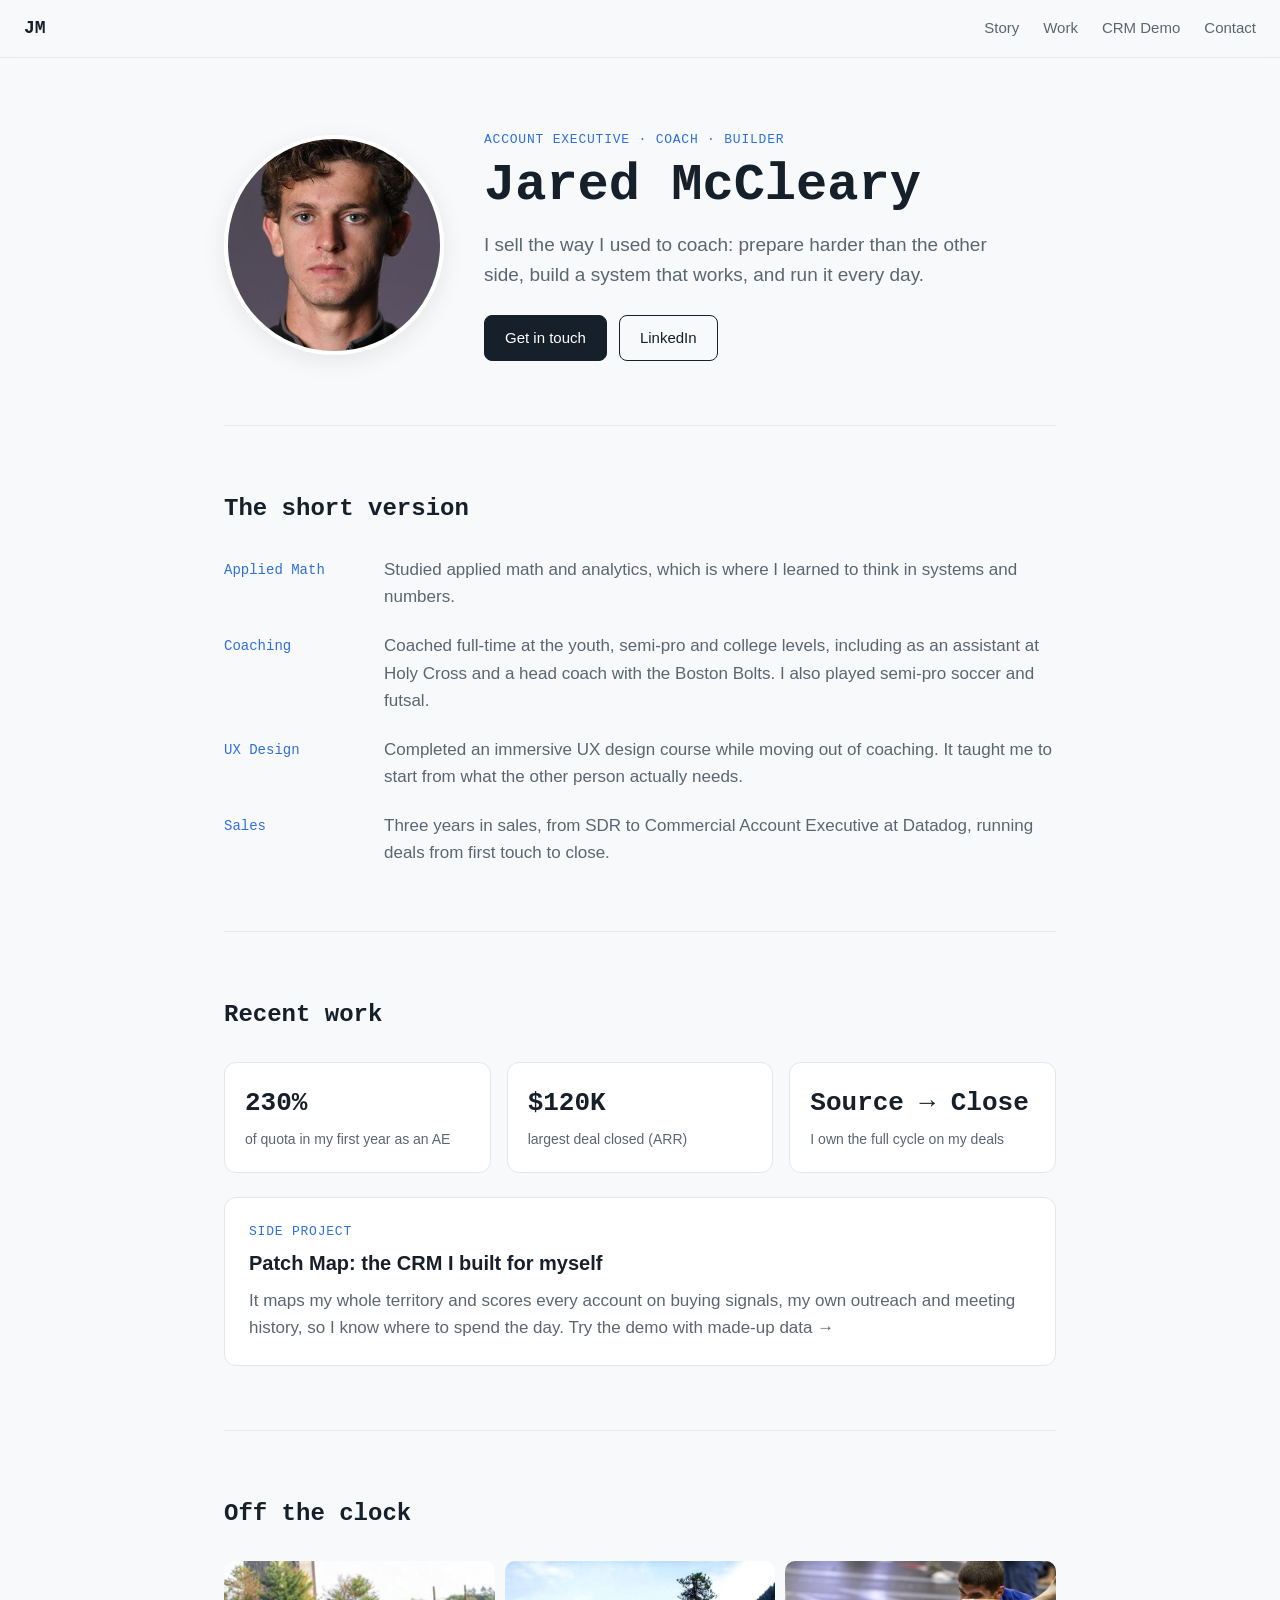
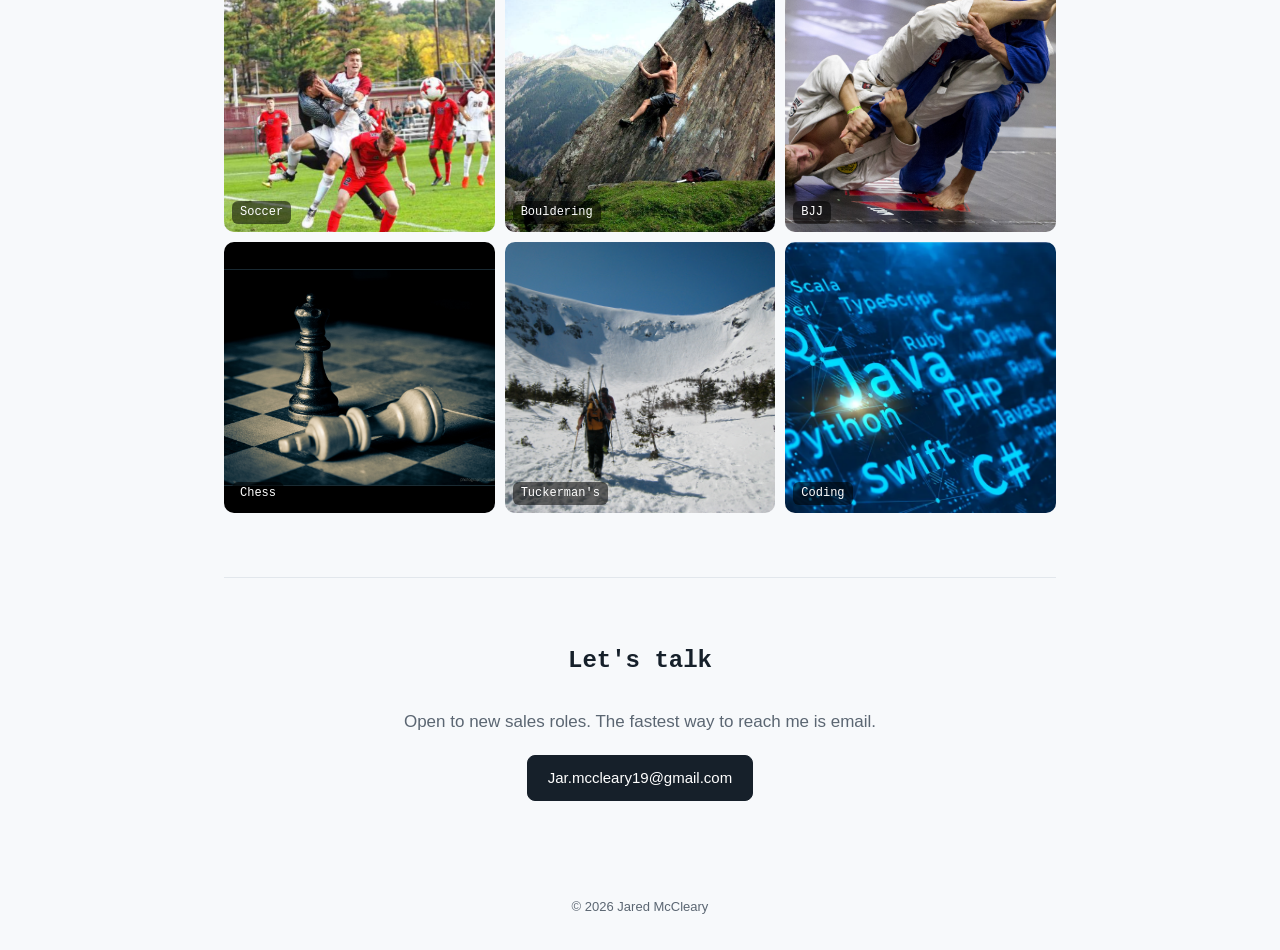
<file: index_2.html>
<!DOCTYPE html>
<html lang="en">
<head>
  <meta charset="UTF-8">
  <meta name="viewport" content="width=device-width, initial-scale=1.0">
  <title>Jared McCleary</title>
  <meta name="description" content="Jared McCleary: Account Executive, former soccer coach, applied math grad.">
  <link rel="icon" href="OGLOGO.png">
  <link rel="stylesheet" href="style.css">
  <script src="Website.js" defer></script>
</head>
<body>

  <nav class="nav" id="nav">
    <a href="#top" class="nav-name">JM</a>
    <button class="nav-toggle" aria-label="Menu" onclick="toggleNav()">&#9776;</button>
    <div class="nav-links">
      <a href="#story">Story</a>
      <a href="#work">Work</a>
      <a href="crm-demo.html">CRM Demo</a>
      <a href="#contact">Contact</a>
    </div>
  </nav>

  <main id="top">

    <!-- HERO -->
    <section class="hero">
      <img class="hero-photo" src="Headshot.jpeg" alt="Jared McCleary">
      <div>
        <p class="eyebrow">Account Executive · Coach · Builder</p>
        <h1>Jared McCleary</h1>
        <p class="lede">
          I sell the way I used to coach: prepare harder than the other side,
          build a system that works, and run it every day.
        </p>
        <div class="hero-actions">
          <a class="btn" href="#contact">Get in touch</a>
          <!-- Replace with your LinkedIn URL -->
          <a class="btn btn-ghost" href="https://www.linkedin.com/in/YOUR-HANDLE" target="_blank" rel="noopener">LinkedIn</a>
        </div>
      </div>
    </section>

    <!-- STORY -->
    <section id="story" class="section">
      <h2>The short version</h2>
      <ol class="timeline">
        <li>
          <span class="tl-label">Applied Math</span>
          <p>Studied applied math and analytics, which is where I learned to think in systems and numbers.</p>
        </li>
        <li>
          <span class="tl-label">Coaching</span>
          <p>Coached full-time at the youth, semi-pro and college levels, including as an assistant at Holy Cross and a head coach with the Boston Bolts. I also played semi-pro soccer and futsal.</p>
        </li>
        <li>
          <span class="tl-label">UX Design</span>
          <p>Completed an immersive UX design course while moving out of coaching. It taught me to start from what the other person actually needs.</p>
        </li>
        <li>
          <span class="tl-label">Sales</span>
          <p>Three years in sales, from SDR to Commercial Account Executive at Datadog, running deals from first touch to close.</p>
        </li>
      </ol>
    </section>

    <!-- WORK -->
    <section id="work" class="section">
      <h2>Recent work</h2>
      <div class="stats">
        <div class="stat"><span class="stat-num">230%</span><span class="stat-label">of quota in my first year as an AE</span></div>
        <div class="stat"><span class="stat-num">$120K</span><span class="stat-label">largest deal closed (ARR)</span></div>
        <div class="stat"><span class="stat-num">Source → Close</span><span class="stat-label">I own the full cycle on my deals</span></div>
      </div>

      <a class="project" href="crm-demo.html">
        <div>
          <p class="eyebrow">Side project</p>
          <h3>Patch Map: the CRM I built for myself</h3>
          <p>It maps my whole territory and scores every account on buying signals, my own outreach and meeting history, so I know where to spend the day. Try the demo with made-up data &rarr;</p>
        </div>
      </a>
    </section>

    <!-- OFF THE CLOCK -->
    <section class="section">
      <h2>Off the clock</h2>
      <div class="gallery">
        <figure><img src="soccer.jpeg" alt="Soccer"><figcaption>Soccer</figcaption></figure>
        <figure><img src="Bouldering.jpg" alt="Bouldering"><figcaption>Bouldering</figcaption></figure>
        <figure><img src="BJJ.jpg" alt="Brazilian jiu-jitsu"><figcaption>BJJ</figcaption></figure>
        <figure><img src="checkmate.jpg" alt="Chess"><figcaption>Chess</figcaption></figure>
        <figure><img src="TuckerMans.jpeg" alt="Tuckerman Ravine"><figcaption>Tuckerman's</figcaption></figure>
        <figure><img src="coding.webp" alt="Coding"><figcaption>Coding</figcaption></figure>
      </div>
    </section>

    <!-- CONTACT -->
    <section id="contact" class="section contact">
      <h2>Let's talk</h2>
      <p>Open to new sales roles. The fastest way to reach me is email.</p>
      <a class="btn" href="mailto:Jar.mccleary19@gmail.com">Jar.mccleary19@gmail.com</a>
    </section>

  </main>

  <footer class="footer">© <span id="year"></span> Jared McCleary</footer>
</body>
</html>
</file>
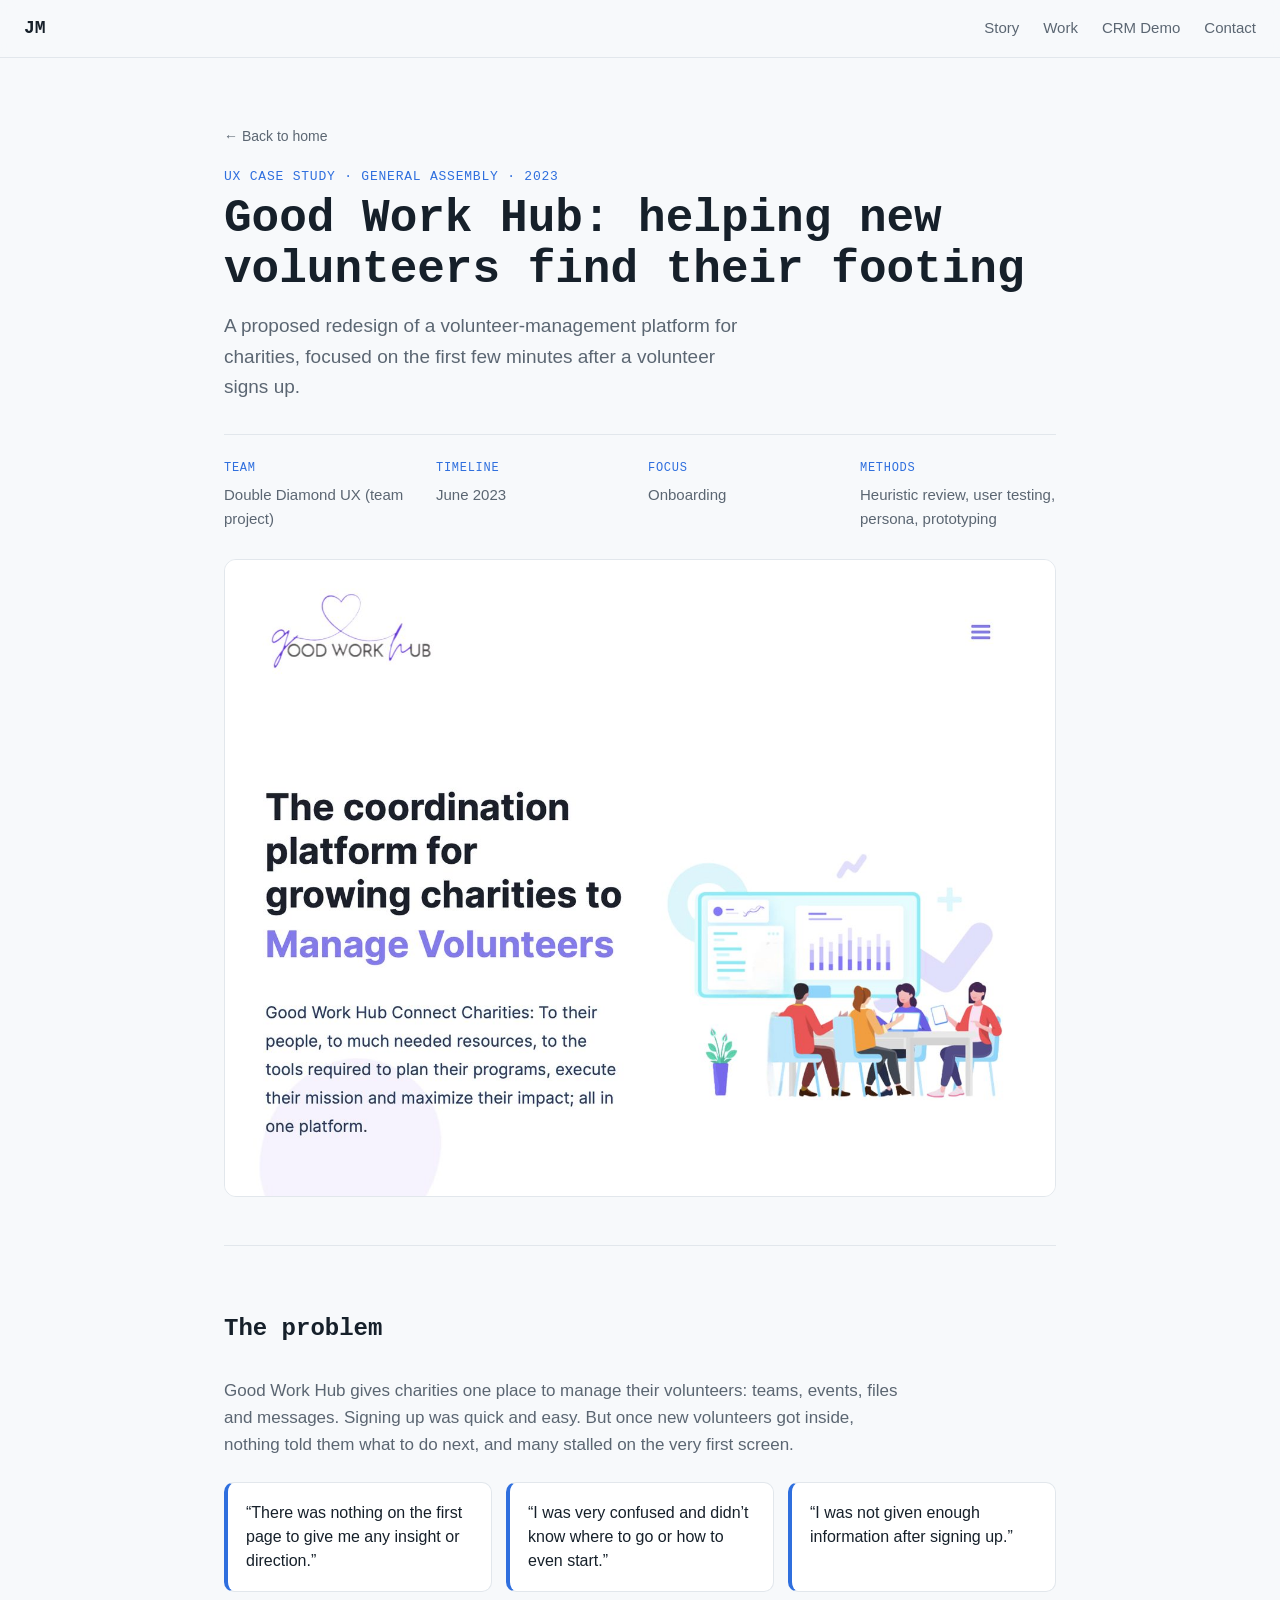
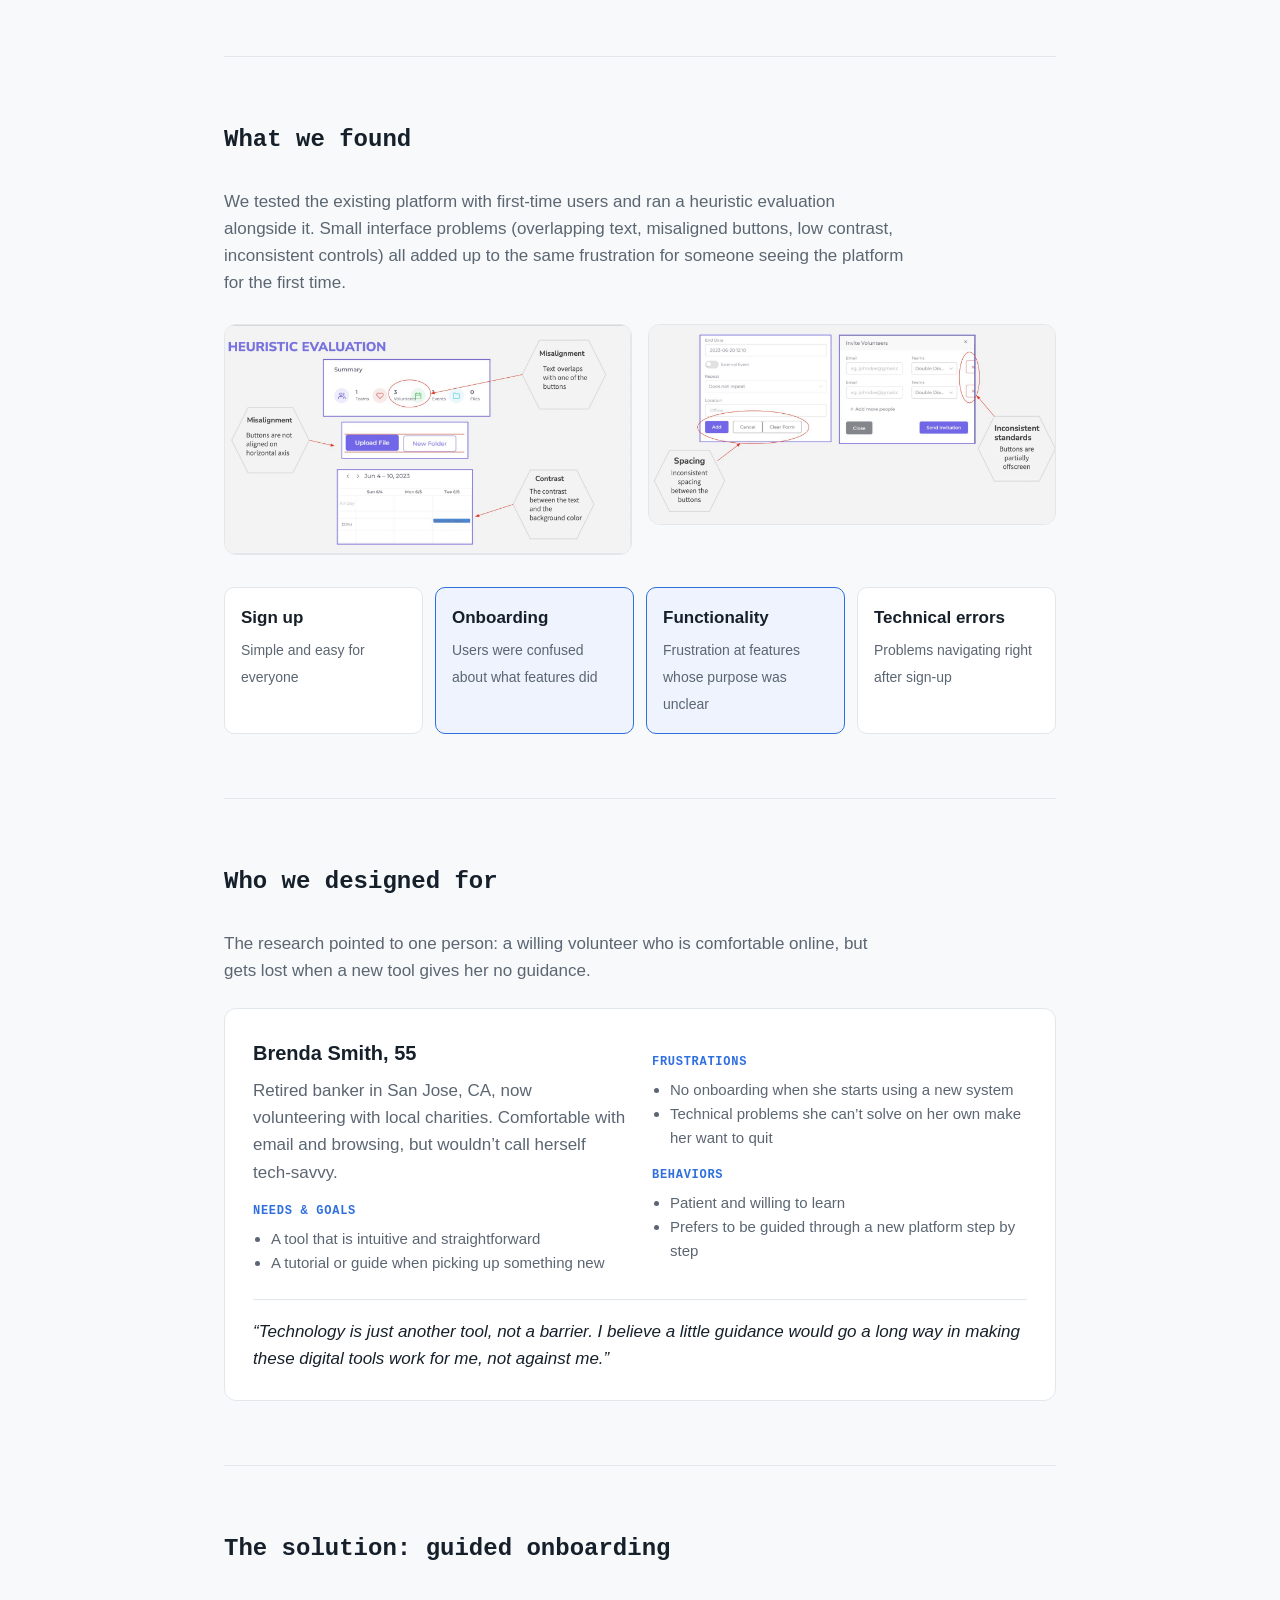
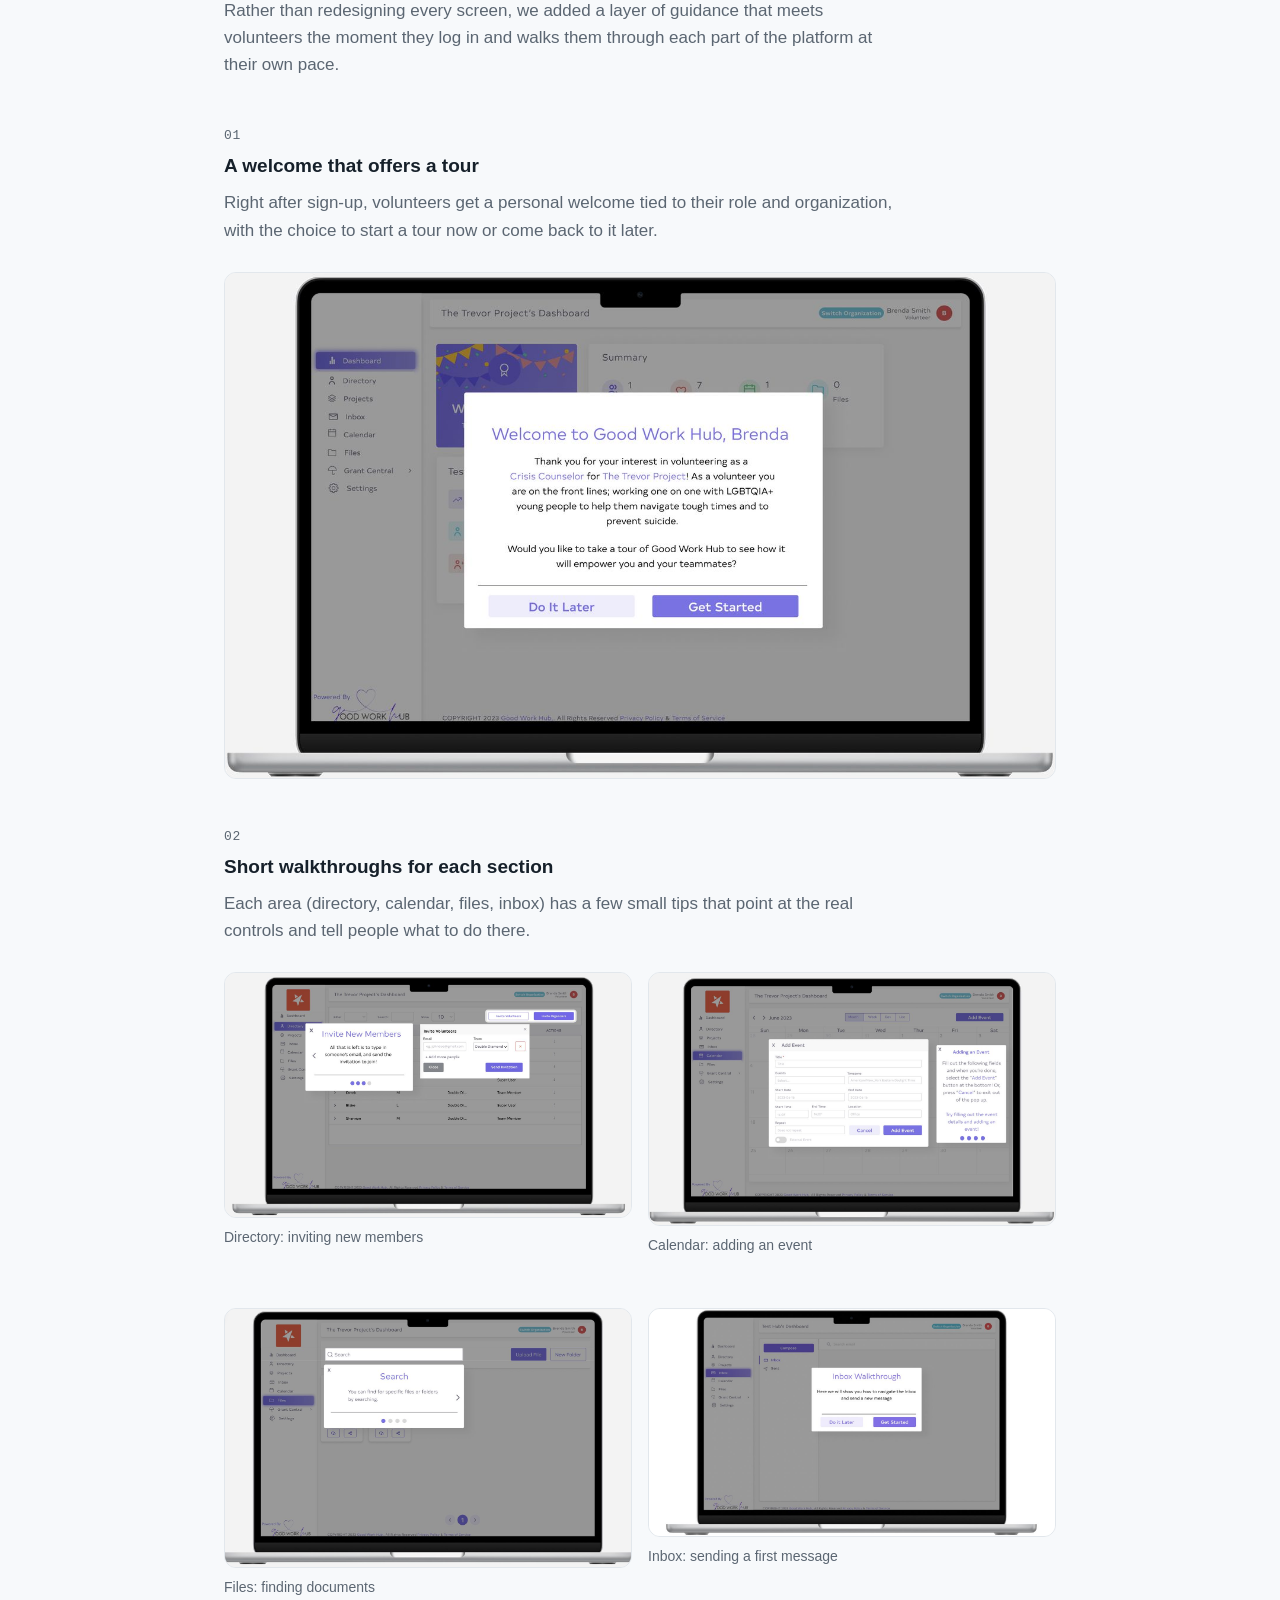
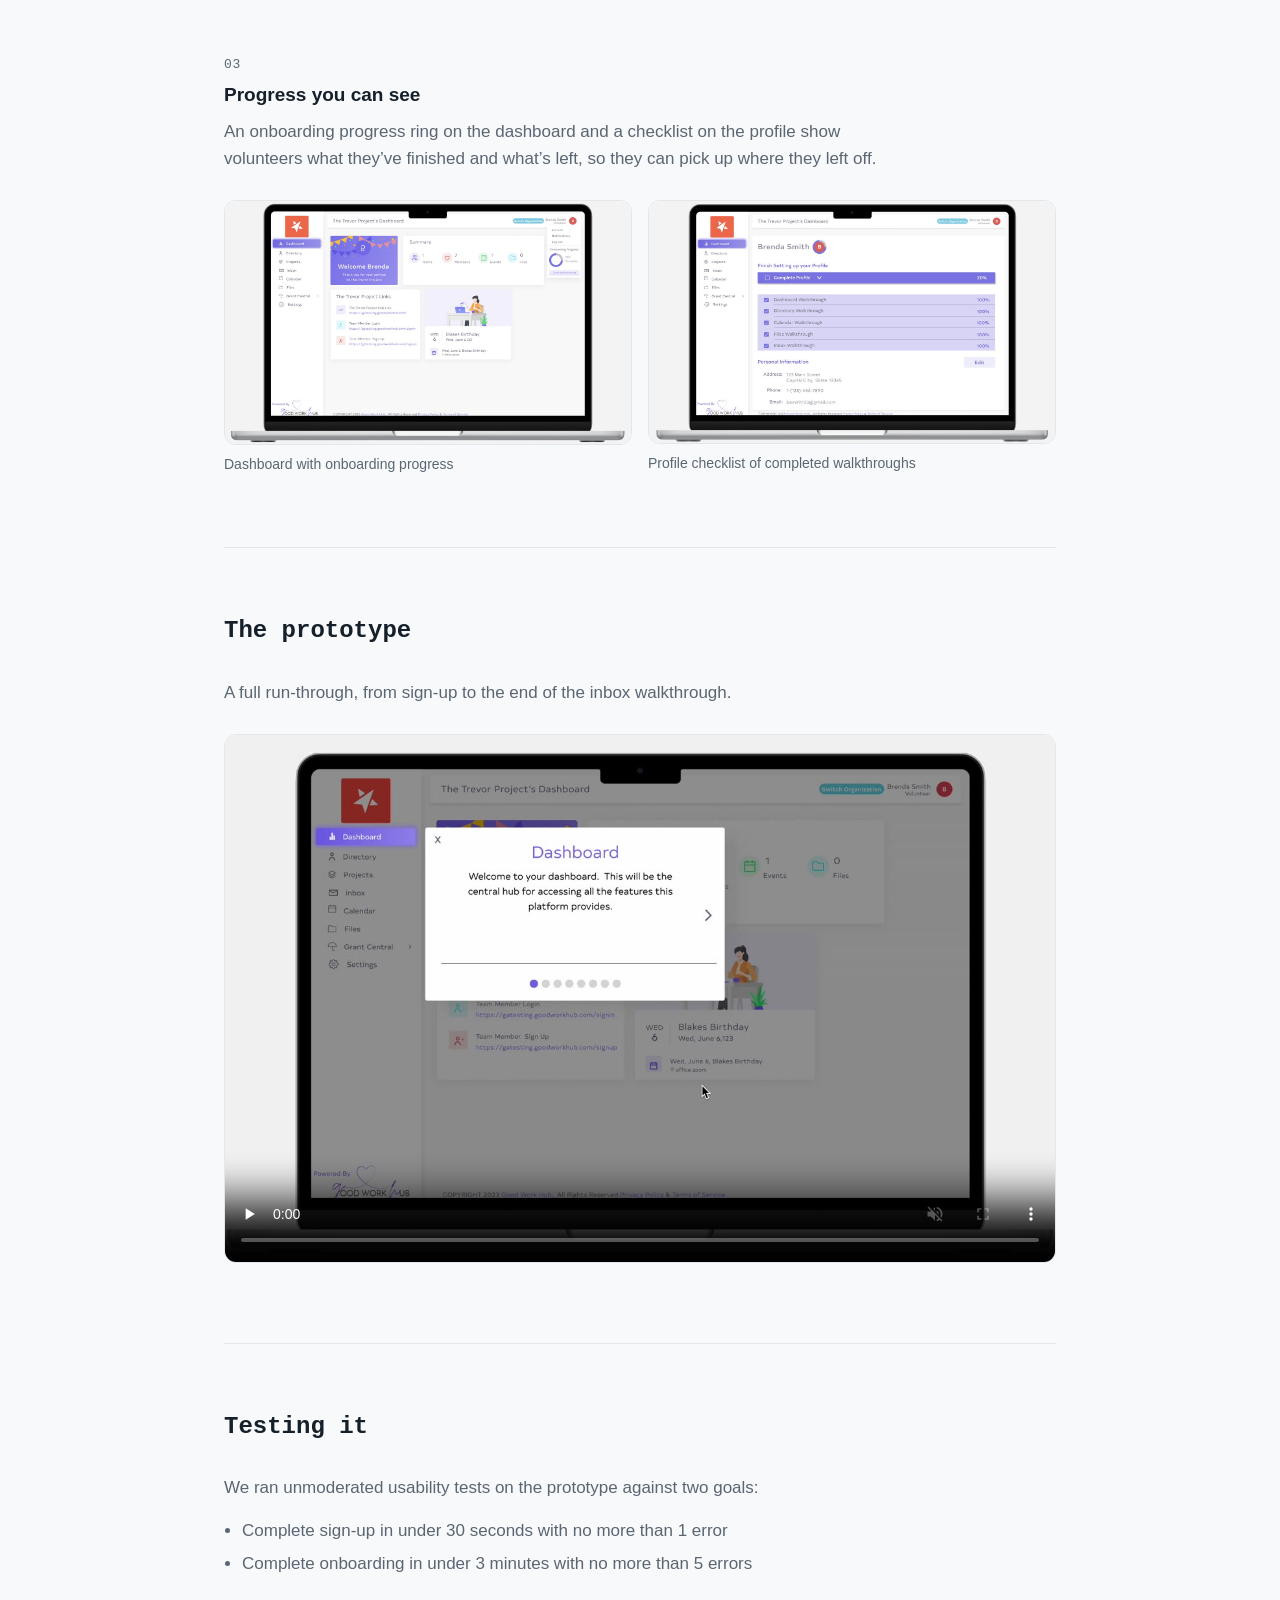
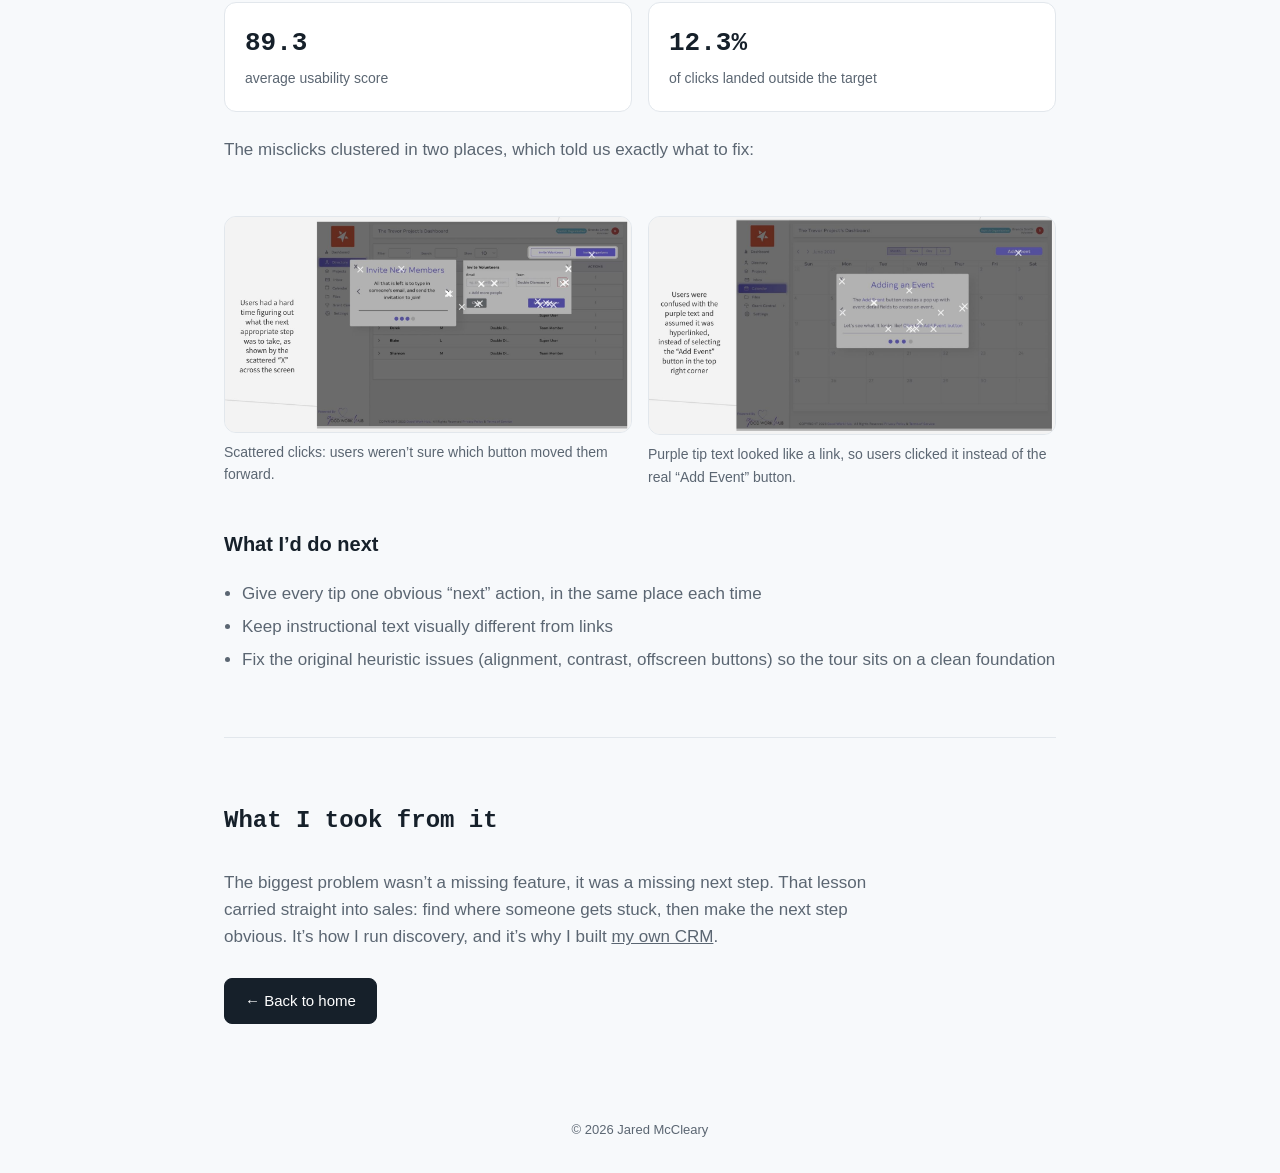
<file: ux-work.html>
<!DOCTYPE html>
<html lang="en">
<head>
  <meta charset="UTF-8">
  <meta name="viewport" content="width=device-width, initial-scale=1.0">
  <title>Good Work Hub · UX Case Study · Jared McCleary</title>
  <meta name="description" content="UX case study: redesigning onboarding for Good Work Hub, a volunteer-management platform for charities.">
  <link rel="icon" href="OGLOGO.png">
  <link rel="stylesheet" href="style.css">
  <script src="Website.js" defer></script>
  <style>
    .cs-hero { padding: 64px 0 40px; }
    .cs-hero h1 { font-size: clamp(32px, 5vw, 46px); }
    .back { display: inline-block; margin-bottom: 20px; font-size: 14px; color: var(--muted); text-decoration: none; }
    .back:hover { color: var(--ink); }
    .meta { display: grid; grid-template-columns: repeat(4, 1fr); gap: 16px; margin-top: 32px; padding-top: 24px; border-top: 1px solid var(--line); }
    .meta dt { font-family: var(--mono); font-size: 12px; text-transform: uppercase; letter-spacing: .06em; color: var(--accent); margin-bottom: 4px; }
    .meta dd { font-size: 15px; color: var(--muted); }
    .shot { margin: 28px 0 8px; }
    .shot img, .shot video { width: 100%; border-radius: 12px; border: 1px solid var(--line); background: #fff; }
    .shot figcaption { font-size: 14px; color: var(--muted); margin-top: 8px; }
    .section p + p { margin-top: 14px; }
    .section > p { color: var(--muted); max-width: 680px; }
    .quotes { display: grid; grid-template-columns: repeat(3, 1fr); gap: 14px; margin-top: 24px; }
    .quote { background: #fff; border: 1px solid var(--line); border-left: 4px solid var(--accent); border-radius: 10px; padding: 18px; font-size: 16px; line-height: 1.5; }
    .themes { display: grid; grid-template-columns: repeat(4, 1fr); gap: 12px; margin-top: 24px; }
    .theme { background: #fff; border: 1px solid var(--line); border-radius: 10px; padding: 16px; }
    .theme b { display: block; margin-bottom: 4px; }
    .theme span { font-size: 14px; color: var(--muted); }
    .theme.hot { border-color: var(--accent); background: #eef3fd; }
    .two { display: grid; grid-template-columns: 1fr 1fr; gap: 16px; }
    .persona { display: grid; grid-template-columns: 1fr 1fr; gap: 24px; background: #fff; border: 1px solid var(--line); border-radius: 12px; padding: 28px; margin-top: 24px; }
    .persona h3 { margin-top: 0; }
    .persona h4 { font-family: var(--mono); font-size: 12px; text-transform: uppercase; letter-spacing: .06em; color: var(--accent); margin: 16px 0 6px; }
    .persona ul { padding-left: 18px; color: var(--muted); font-size: 15px; }
    .persona blockquote { grid-column: 1 / -1; border-top: 1px solid var(--line); padding-top: 18px; font-style: italic; color: var(--ink); }
    .step { margin-top: 48px; }
    .step h3 { font-size: 19px; }
    .step > p { color: var(--muted); max-width: 680px; }
    .results { display: grid; grid-template-columns: repeat(2, 1fr); gap: 16px; margin-top: 24px; }
    .goals { margin-top: 16px; padding-left: 18px; color: var(--muted); }
    .next { margin-top: 20px; padding-left: 18px; color: var(--muted); }
    .next li + li, .goals li + li { margin-top: 6px; }
    @media (max-width: 680px) {
      .meta, .quotes, .themes, .two, .persona, .results { grid-template-columns: 1fr; }
    }
  </style>
</head>
<body>

  <nav class="nav" id="nav">
    <a href="index.html" class="nav-name">JM</a>
    <button class="nav-toggle" aria-label="Menu" onclick="toggleNav()">&#9776;</button>
    <div class="nav-links">
      <a href="index.html#story">Story</a>
      <a href="index.html#work">Work</a>
      <a href="crm-demo.html">CRM Demo</a>
      <a href="index.html#contact">Contact</a>
    </div>
  </nav>

  <main>

    <!-- HERO -->
    <section class="cs-hero">
      <a class="back" href="index.html">&larr; Back to home</a>
      <p class="eyebrow">UX case study · General Assembly · 2023</p>
      <h1>Good Work Hub: helping new volunteers find their footing</h1>
      <p class="lede">
        A proposed redesign of a volunteer-management platform for charities, focused on the
        first few minutes after a volunteer signs up.
      </p>
      <dl class="meta">
        <div><dt>Team</dt><dd>Double Diamond UX (team project)</dd></div>
        <div><dt>Timeline</dt><dd>June 2023</dd></div>
        <div><dt>Focus</dt><dd>Onboarding</dd></div>
        <div><dt>Methods</dt><dd>Heuristic review, user testing, persona, prototyping</dd></div>
      </dl>
      <figure class="shot">
        <img src="gwh-landing.jpg" alt="Good Work Hub landing page: the coordination platform for growing charities to manage volunteers">
      </figure>
    </section>

    <!-- PROBLEM -->
    <section class="section">
      <h2>The problem</h2>
      <p>
        Good Work Hub gives charities one place to manage their volunteers: teams, events, files and messages.
        Signing up was quick and easy. But once new volunteers got inside, nothing told them what to do next,
        and many stalled on the very first screen.
      </p>
      <div class="quotes">
        <div class="quote">“There was nothing on the first page to give me any insight or direction.”</div>
        <div class="quote">“I was very confused and didn’t know where to go or how to even start.”</div>
        <div class="quote">“I was not given enough information after signing up.”</div>
      </div>
    </section>

    <!-- RESEARCH -->
    <section class="section">
      <h2>What we found</h2>
      <p>
        We tested the existing platform with first-time users and ran a heuristic evaluation alongside it.
        Small interface problems (overlapping text, misaligned buttons, low contrast, inconsistent controls)
        all added up to the same frustration for someone seeing the platform for the first time.
      </p>
      <div class="two">
        <figure class="shot"><img src="gwh-heuristic-1.jpg" alt="Heuristic evaluation: text overlapping buttons, misaligned buttons, low contrast on the calendar"></figure>
        <figure class="shot"><img src="gwh-heuristic-2.jpg" alt="Heuristic evaluation: inconsistent button spacing and buttons partially offscreen"></figure>
      </div>
      <div class="themes">
        <div class="theme"><b>Sign up</b><span>Simple and easy for everyone</span></div>
        <div class="theme hot"><b>Onboarding</b><span>Users were confused about what features did</span></div>
        <div class="theme hot"><b>Functionality</b><span>Frustration at features whose purpose was unclear</span></div>
        <div class="theme"><b>Technical errors</b><span>Problems navigating right after sign-up</span></div>
      </div>
    </section>

    <!-- PERSONA -->
    <section class="section">
      <h2>Who we designed for</h2>
      <p>The research pointed to one person: a willing volunteer who is comfortable online, but gets lost when a new tool gives her no guidance.</p>
      <div class="persona">
        <div>
          <h3>Brenda Smith, 55</h3>
          <p style="color:var(--muted)">Retired banker in San Jose, CA, now volunteering with local charities. Comfortable with email and browsing, but wouldn’t call herself tech-savvy.</p>
          <h4>Needs &amp; goals</h4>
          <ul>
            <li>A tool that is intuitive and straightforward</li>
            <li>A tutorial or guide when picking up something new</li>
          </ul>
        </div>
        <div>
          <h4>Frustrations</h4>
          <ul>
            <li>No onboarding when she starts using a new system</li>
            <li>Technical problems she can’t solve on her own make her want to quit</li>
          </ul>
          <h4>Behaviors</h4>
          <ul>
            <li>Patient and willing to learn</li>
            <li>Prefers to be guided through a new platform step by step</li>
          </ul>
        </div>
        <blockquote>“Technology is just another tool, not a barrier. I believe a little guidance would go a long way in making these digital tools work for me, not against me.”</blockquote>
      </div>
    </section>

    <!-- SOLUTION -->
    <section class="section">
      <h2>The solution: guided onboarding</h2>
      <p>Rather than redesigning every screen, we added a layer of guidance that meets volunteers the moment they log in and walks them through each part of the platform at their own pace.</p>

      <div class="step">
        <p class="eyebrow">01</p>
        <h3>A welcome that offers a tour</h3>
        <p>Right after sign-up, volunteers get a personal welcome tied to their role and organization, with the choice to start a tour now or come back to it later.</p>
        <figure class="shot"><img src="gwh-welcome.jpg" alt="Welcome to Good Work Hub, Brenda modal with Do It Later and Get Started buttons"></figure>
      </div>

      <div class="step">
        <p class="eyebrow">02</p>
        <h3>Short walkthroughs for each section</h3>
        <p>Each area (directory, calendar, files, inbox) has a few small tips that point at the real controls and tell people what to do there.</p>
        <div class="two">
          <figure class="shot"><img src="gwh-invite.jpg" alt="Directory walkthrough: inviting new members"><figcaption>Directory: inviting new members</figcaption></figure>
          <figure class="shot"><img src="gwh-add-event.jpg" alt="Calendar walkthrough: adding an event"><figcaption>Calendar: adding an event</figcaption></figure>
          <figure class="shot"><img src="gwh-files.jpg" alt="Files walkthrough: searching for files"><figcaption>Files: finding documents</figcaption></figure>
          <figure class="shot"><img src="gwh-inbox.jpg" alt="Inbox walkthrough introduction"><figcaption>Inbox: sending a first message</figcaption></figure>
        </div>
      </div>

      <div class="step">
        <p class="eyebrow">03</p>
        <h3>Progress you can see</h3>
        <p>An onboarding progress ring on the dashboard and a checklist on the profile show volunteers what they’ve finished and what’s left, so they can pick up where they left off.</p>
        <div class="two">
          <figure class="shot"><img src="gwh-dashboard.jpg" alt="Dashboard with onboarding progress indicator"><figcaption>Dashboard with onboarding progress</figcaption></figure>
          <figure class="shot"><img src="gwh-profile.jpg" alt="Profile page with walkthrough checklist"><figcaption>Profile checklist of completed walkthroughs</figcaption></figure>
        </div>
      </div>
    </section>

    <!-- PROTOTYPE -->
    <section class="section">
      <h2>The prototype</h2>
      <p>A full run-through, from sign-up to the end of the inbox walkthrough.</p>
      <figure class="shot">
        <video src="gwh-prototype.mp4" poster="gwh-prototype-poster.jpg" controls muted playsinline preload="none"></video>
      </figure>
    </section>

    <!-- TESTING -->
    <section class="section">
      <h2>Testing it</h2>
      <p>We ran unmoderated usability tests on the prototype against two goals:</p>
      <ul class="goals">
        <li>Complete sign-up in under 30 seconds with no more than 1 error</li>
        <li>Complete onboarding in under 3 minutes with no more than 5 errors</li>
      </ul>
      <div class="stats" style="margin-top:24px; grid-template-columns: repeat(2, 1fr)">
        <div class="stat"><span class="stat-num">89.3</span><span class="stat-label">average usability score</span></div>
        <div class="stat"><span class="stat-num">12.3%</span><span class="stat-label">of clicks landed outside the target</span></div>
      </div>
      <p style="margin-top:24px">The misclicks clustered in two places, which told us exactly what to fix:</p>
      <div class="results">
        <figure class="shot"><img src="gwh-test-invite.jpg" alt="Click map on the invite walkthrough showing scattered clicks"><figcaption>Scattered clicks: users weren’t sure which button moved them forward.</figcaption></figure>
        <figure class="shot"><img src="gwh-test-event.jpg" alt="Click map on the add-event walkthrough showing clicks on purple text"><figcaption>Purple tip text looked like a link, so users clicked it instead of the real “Add Event” button.</figcaption></figure>
      </div>
      <h3 style="margin-top:32px">What I’d do next</h3>
      <ul class="next">
        <li>Give every tip one obvious “next” action, in the same place each time</li>
        <li>Keep instructional text visually different from links</li>
        <li>Fix the original heuristic issues (alignment, contrast, offscreen buttons) so the tour sits on a clean foundation</li>
      </ul>
    </section>

    <!-- TAKEAWAY -->
    <section class="section">
      <h2>What I took from it</h2>
      <p>
        The biggest problem wasn’t a missing feature, it was a missing next step. That lesson carried straight into sales:
        find where someone gets stuck, then make the next step obvious. It’s how I run discovery, and it’s why I built
        <a href="crm-demo.html">my own CRM</a>.
      </p>
      <p style="margin-top:28px"><a class="btn" href="index.html">&larr; Back to home</a></p>
    </section>

  </main>

  <footer class="footer">© <span id="year"></span> Jared McCleary</footer>
</body>
</html>
</file>
<file: style.css>
/* style.css */
:root {
  --bg: #f7f9fb;
  --ink: #16202a;
  --muted: #5b6672;
  --line: #e2e7ec;
  --accent: #2f6fde;
  --mono: "Lucida Console", "Courier New", ui-monospace, monospace;
  --sans: -apple-system, BlinkMacSystemFont, "Segoe UI", Roboto, Helvetica, Arial, sans-serif;
}

* { box-sizing: border-box; margin: 0; padding: 0; }
html { scroll-behavior: smooth; }
body { background: var(--bg); color: var(--ink); font-family: var(--sans); line-height: 1.6; font-size: 17px; }
img { display: block; max-width: 100%; }
a { color: inherit; }

/* Nav */
.nav {
  position: sticky; top: 0; z-index: 10;
  display: flex; align-items: center; justify-content: space-between;
  padding: 14px 24px; background: rgba(247, 249, 251, 0.9);
  backdrop-filter: blur(8px); border-bottom: 1px solid var(--line);
}
.nav-name { font-family: var(--mono); font-weight: bold; text-decoration: none; font-size: 18px; }
.nav-links { display: flex; gap: 24px; }
.nav-links a { text-decoration: none; color: var(--muted); font-size: 15px; }
.nav-links a:hover { color: var(--ink); }
.nav-toggle { display: none; background: none; border: 0; font-size: 22px; cursor: pointer; color: var(--ink); }

/* Layout */
main { max-width: 880px; margin: 0 auto; padding: 0 24px; }
.section { padding: 64px 0; border-top: 1px solid var(--line); }
h1 { font-family: var(--mono); font-size: clamp(36px, 6vw, 52px); line-height: 1.1; margin: 6px 0 16px; }
h2 { font-family: var(--mono); font-size: 24px; margin-bottom: 28px; }
h3 { font-size: 20px; margin: 4px 0 8px; }
.eyebrow { font-family: var(--mono); font-size: 13px; letter-spacing: .06em; text-transform: uppercase; color: var(--accent); }

/* Hero */
.hero { display: grid; grid-template-columns: 220px 1fr; gap: 40px; align-items: center; padding: 72px 0 64px; }
.hero-photo { width: 220px; height: 220px; object-fit: cover; border-radius: 50%; border: 4px solid #fff; box-shadow: 0 6px 24px rgba(0,0,0,.08); }
.lede { font-size: 19px; color: var(--muted); max-width: 520px; }
.hero-actions { display: flex; gap: 12px; margin-top: 24px; flex-wrap: wrap; }

.btn {
  display: inline-block; padding: 10px 20px; border-radius: 8px;
  background: var(--ink); color: #fff; text-decoration: none; font-size: 15px;
  border: 1px solid var(--ink); transition: opacity .2s;
}
.btn:hover { opacity: .85; }
.btn-ghost { background: transparent; color: var(--ink); }

/* Timeline */
.timeline { list-style: none; display: grid; gap: 22px; }
.timeline li { display: grid; grid-template-columns: 140px 1fr; gap: 20px; }
.tl-label { font-family: var(--mono); font-size: 14px; color: var(--accent); padding-top: 3px; }
.timeline p { color: var(--muted); }

/* Stats */
.stats { display: grid; grid-template-columns: repeat(3, 1fr); gap: 16px; margin-bottom: 24px; }
.stat { background: #fff; border: 1px solid var(--line); border-radius: 12px; padding: 20px; }
.stat-num { display: block; font-family: var(--mono); font-size: 26px; font-weight: bold; }
.stat-label { font-size: 14px; color: var(--muted); }

/* Project card */
.project {
  display: block; text-decoration: none; background: #fff;
  border: 1px solid var(--line); border-radius: 12px; padding: 24px;
  transition: border-color .2s, transform .2s;
}
.project:hover { border-color: var(--accent); transform: translateY(-2px); }
.project p:last-child { color: var(--muted); }

/* Gallery */
.gallery { display: grid; grid-template-columns: repeat(3, 1fr); gap: 10px; }
.gallery figure { position: relative; overflow: hidden; border-radius: 10px; aspect-ratio: 1; }
.gallery img { width: 100%; height: 100%; object-fit: cover; transition: transform .4s; }
.gallery figure:hover img { transform: scale(1.04); }
.gallery figcaption {
  position: absolute; left: 8px; bottom: 8px; padding: 2px 8px; border-radius: 6px;
  background: rgba(0,0,0,.55); color: #fff; font-size: 12px; font-family: var(--mono);
}

/* Contact */
.contact { text-align: center; }
.contact p { color: var(--muted); margin-bottom: 20px; }

.footer { text-align: center; padding: 32px; font-size: 13px; color: var(--muted); }

/* Mobile */
@media (max-width: 680px) {
  .nav-toggle { display: block; }
  .nav-links { display: none; position: absolute; top: 100%; left: 0; right: 0; flex-direction: column; gap: 0; background: var(--bg); border-bottom: 1px solid var(--line); }
  .nav.open .nav-links { display: flex; }
  .nav-links a { padding: 14px 24px; }
  .hero { grid-template-columns: 1fr; text-align: center; justify-items: center; gap: 24px; padding-top: 48px; }
  .hero-photo { width: 160px; height: 160px; }
  .hero-actions { justify-content: center; }
  .timeline li { grid-template-columns: 1fr; gap: 4px; }
  .stats { grid-template-columns: 1fr; }
  .gallery { grid-template-columns: repeat(2, 1fr); }
}

/* Hover-to-play video tiles */
.hover-video video {
  position: absolute; inset: 0;
  width: 100%; height: 100%; object-fit: cover;
}
.hover-video img {
  position: relative; z-index: 1;
  transition: opacity .3s, transform .4s;
}
.hover-video.playing img { opacity: 0; }
.hover-video figcaption { z-index: 2; }
</file>
